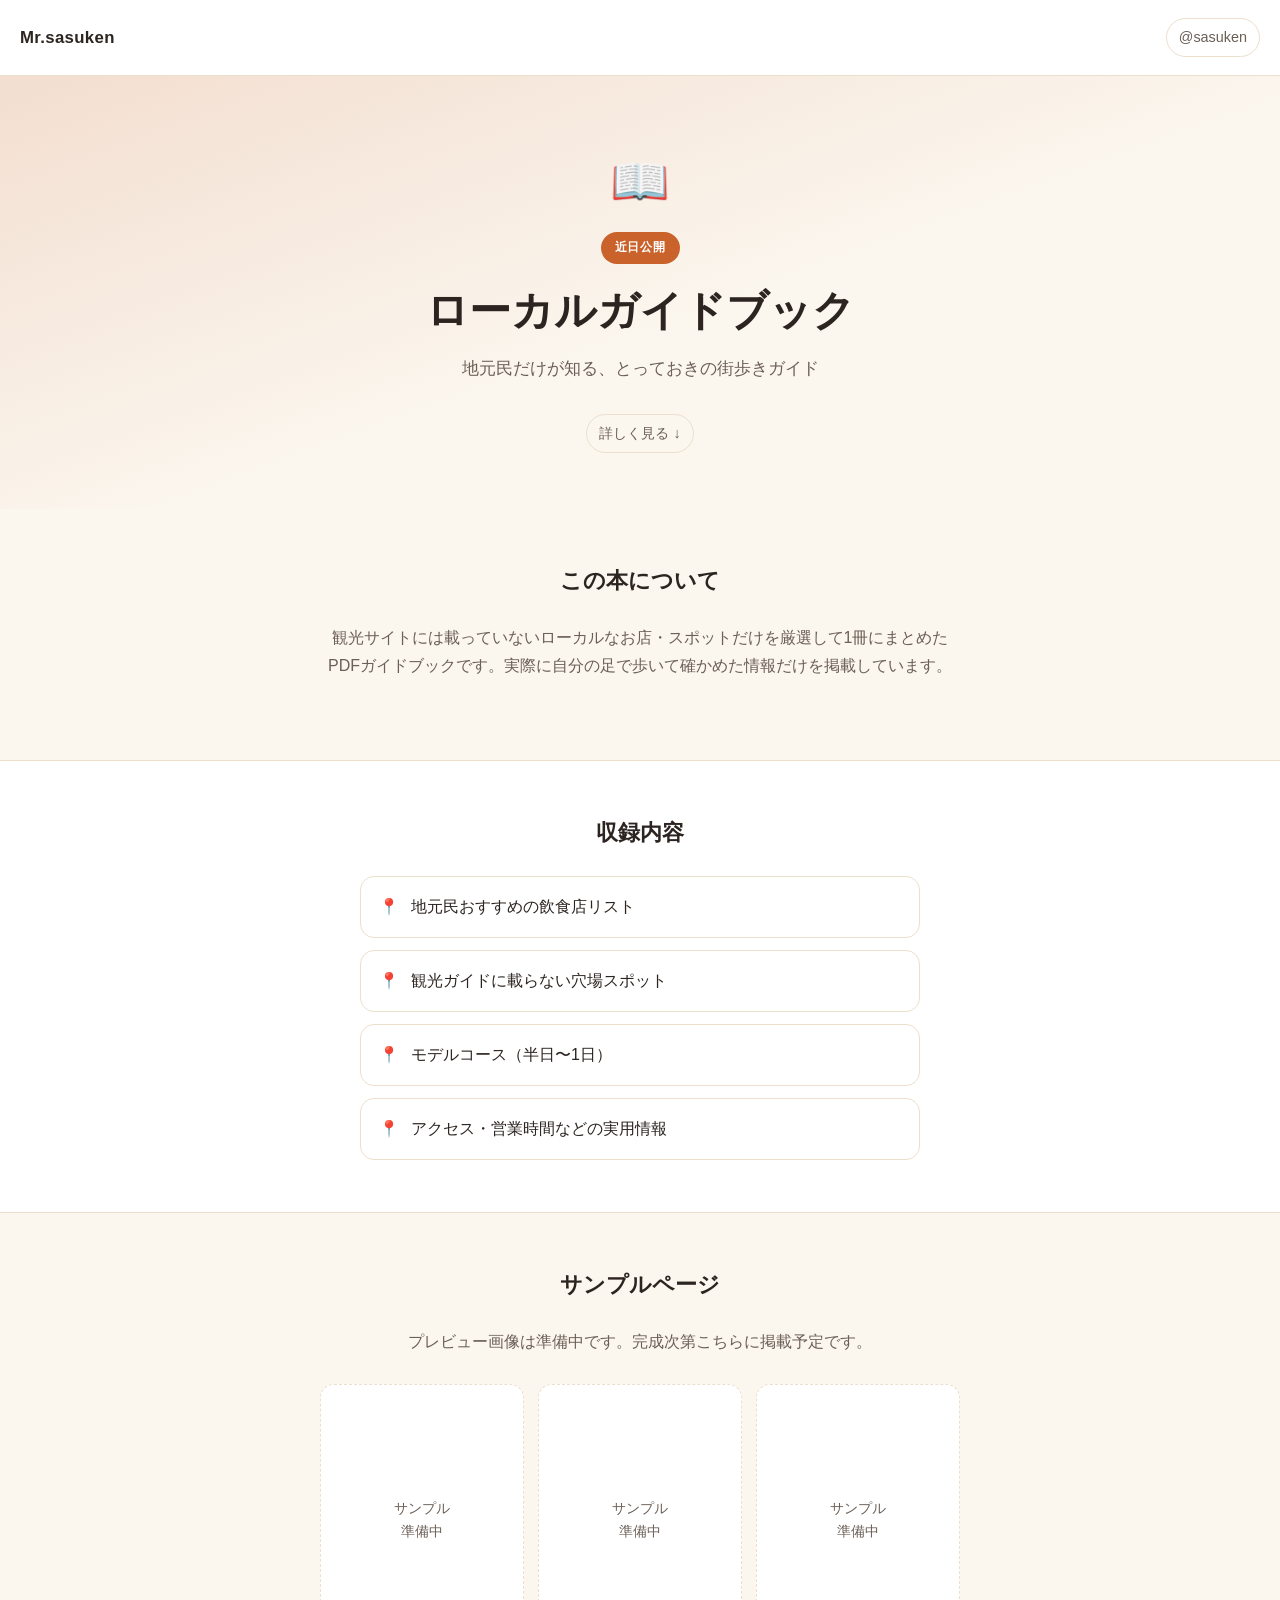
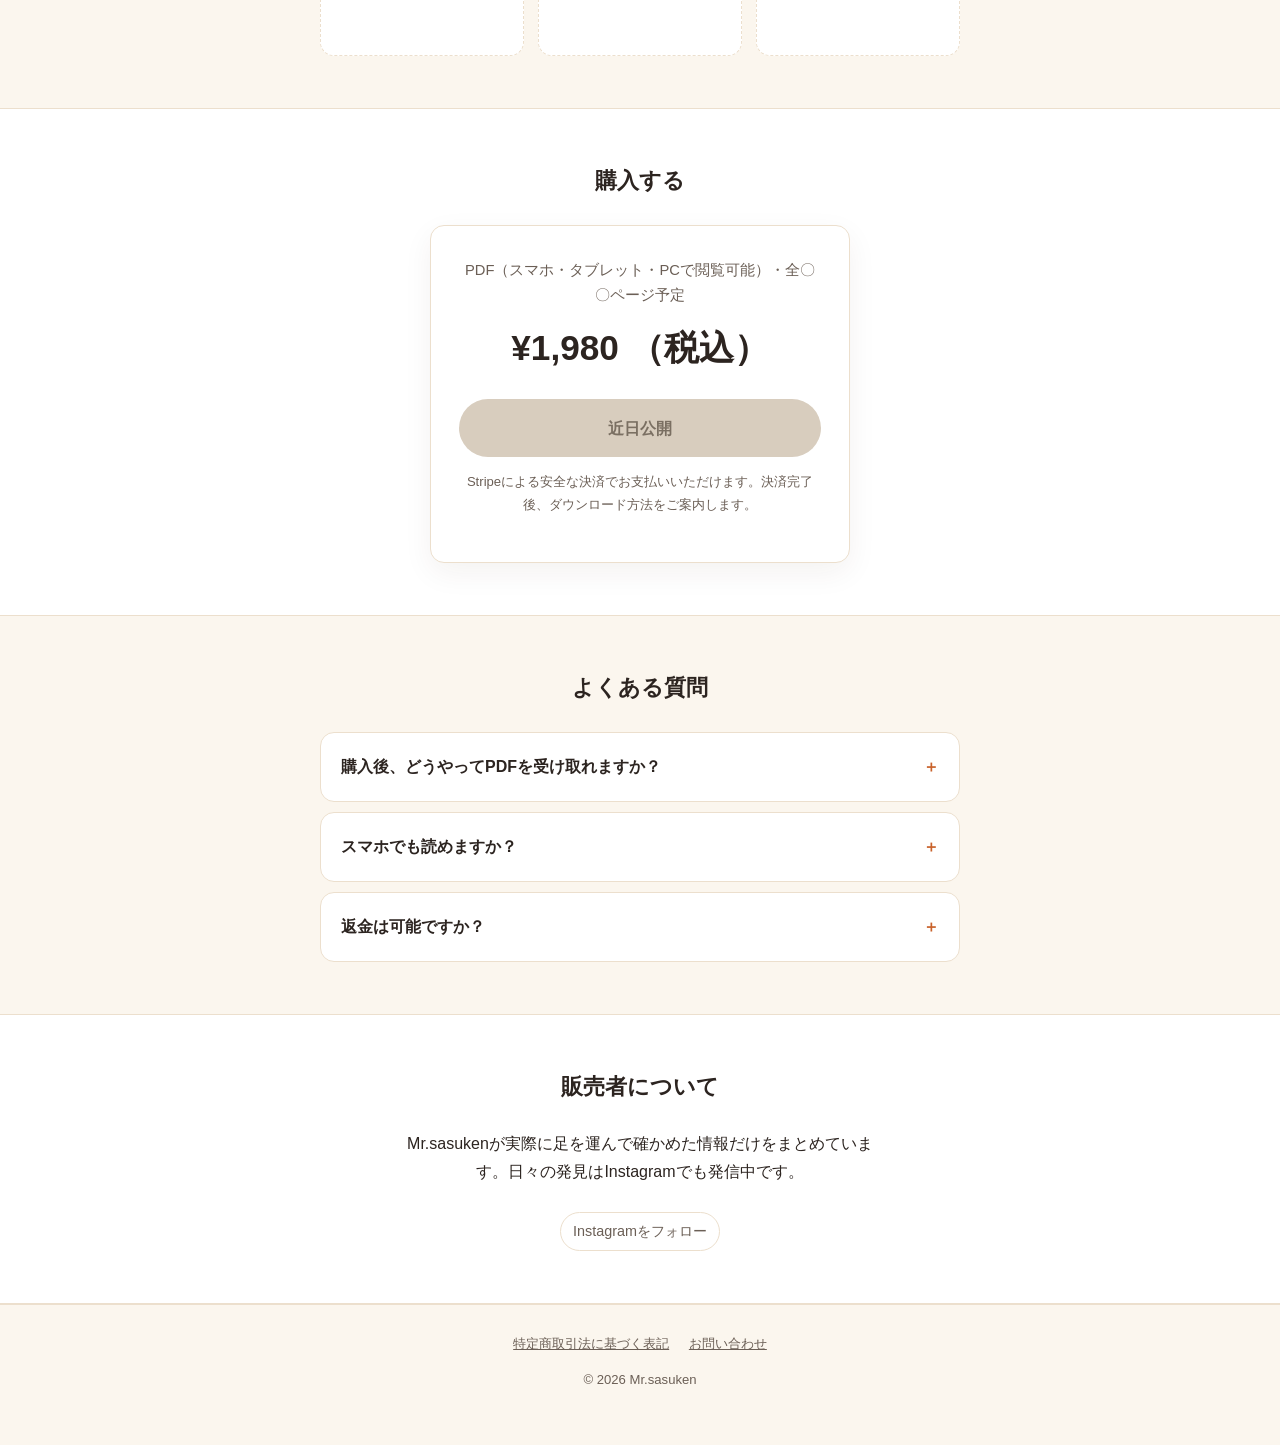
<file: index.html>
<!DOCTYPE html>
<html lang="ja">
<head>
  <meta charset="UTF-8" />
  <meta name="viewport" content="width=device-width, initial-scale=1.0" />
  <title>ローカルガイドブック｜Mr.sasuken</title>
  <meta name="description" content="Mr.sasukenが実際に歩いて確かめた、地元民だけが知るスポットをまとめたPDFガイドブックの販売ページです。" />
  <link rel="stylesheet" href="css/style.css" />
</head>
<body>
  <header class="site-header">
    <a href="#" class="brand" id="brand-name">Mr.sasuken</a>
    <div class="header-links">
      <a href="#" class="icon-link" id="instagram-link" target="_blank" rel="noopener">Instagram</a>
    </div>
  </header>

  <main>
    <section class="hero">
      <div class="hero-icon">📖</div>
      <span class="badge" id="status-badge">PDFガイドブック</span>
      <h1 id="guidebook-title">ローカルガイドブック</h1>
      <p class="subtitle" id="guidebook-subtitle">地元民だけが知る、とっておきの街歩きガイド</p>
      <a href="#buy" class="icon-link">詳しく見る ↓</a>
    </section>

    <section id="about">
      <h2>この本について</h2>
      <p class="lead" id="guidebook-description"></p>
    </section>

    <section class="section-alt" id="contents">
      <h2>収録内容</h2>
      <ul class="contents-list" id="contents-list"></ul>
    </section>

    <section id="preview">
      <h2>サンプルページ</h2>
      <p class="lead">プレビュー画像は準備中です。完成次第こちらに掲載予定です。</p>
      <div class="preview-grid">
        <div class="preview-box">サンプル<br />準備中</div>
        <div class="preview-box">サンプル<br />準備中</div>
        <div class="preview-box">サンプル<br />準備中</div>
      </div>
    </section>

    <section class="section-alt" id="buy">
      <h2>購入する</h2>
      <div class="price-card">
        <div class="format" id="format-note"></div>
        <div class="price" id="price"></div>
        <a href="#" class="buy-button" id="buy-button" target="_blank" rel="noopener">購入する</a>
        <p class="price-note">Stripeによる安全な決済でお支払いいただけます。決済完了後、ダウンロード方法をご案内します。</p>
      </div>
    </section>

    <section id="faq">
      <h2>よくある質問</h2>
      <div class="faq-list" id="faq-list"></div>
    </section>

    <section class="section-alt" id="seller">
      <h2>販売者について</h2>
      <div class="seller-card">
        <p id="seller-desc">Mr.sasukenが実際に足を運んで確かめた情報だけをまとめています。日々の発見はInstagramでも発信中です。</p>
        <a href="#" class="icon-link" id="instagram-link-2" target="_blank" rel="noopener">Instagramをフォロー</a>
      </div>
    </section>
  </main>

  <footer>
    <div>
      <a href="legal.html">特定商取引法に基づく表記</a>
      <a href="#" id="contact-link">お問い合わせ</a>
    </div>
    <p id="copyright"></p>
  </footer>

  <script src="js/config.js"></script>
  <script src="js/main.js"></script>
</body>
</html>
</file>
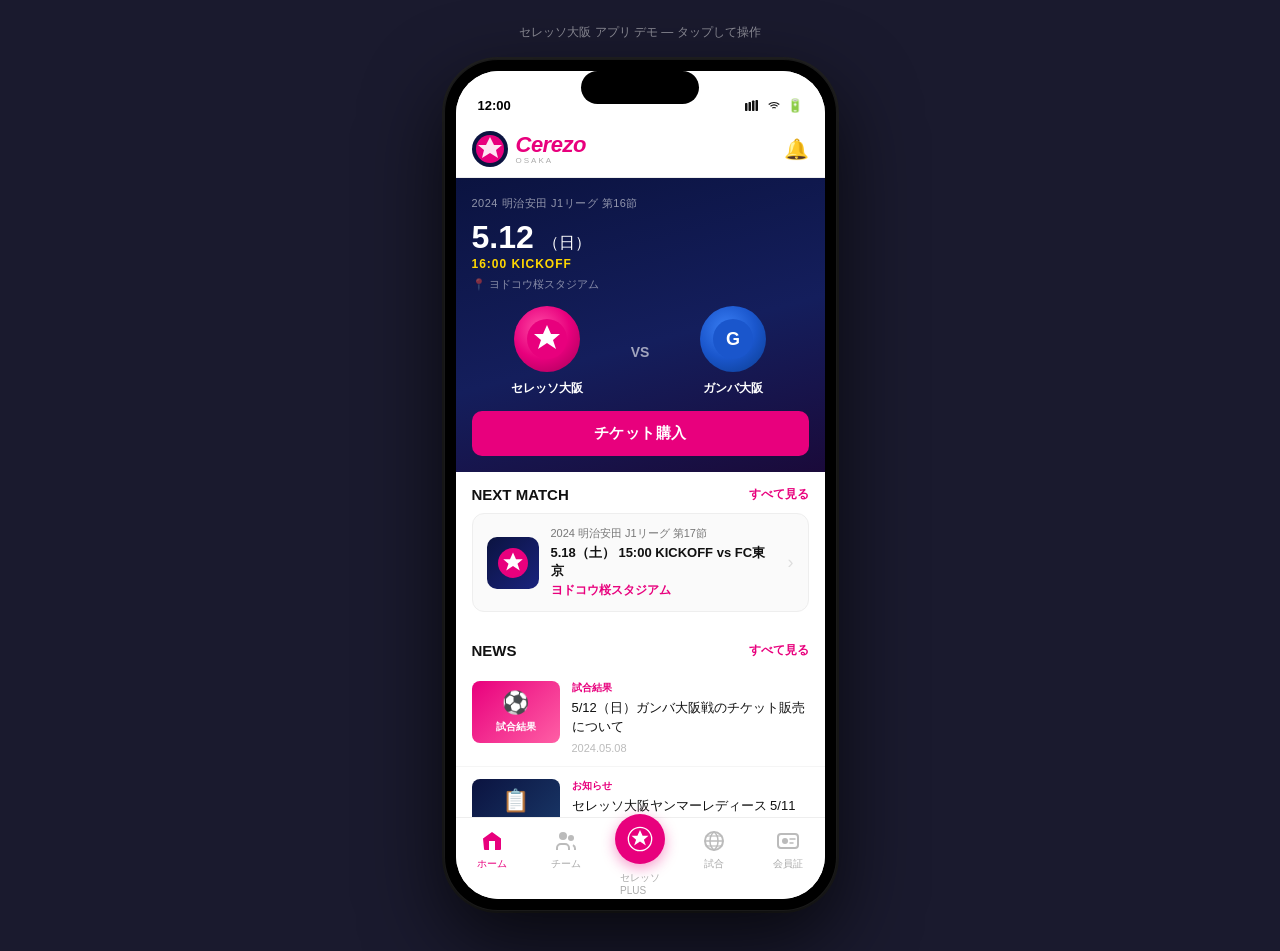
<file: cerezo-demo.html>
<!DOCTYPE html>
<html lang="ja">
<head>
<meta charset="UTF-8">
<meta name="viewport" content="width=device-width,initial-scale=1.0,viewport-fit=cover">
<title>セレッソ大阪</title>
<style>
*{margin:0;padding:0;box-sizing:border-box;-webkit-tap-highlight-color:transparent;touch-action:manipulation;}
:root{--pink:#E8007D;--navy:#0B1340;--bg:#F5F5F7;--border:#EEEEEE;--txt:#111;--sub:#777;--lite:#BBB;}
body{background:#1a1a2e;min-height:100vh;display:flex;flex-direction:column;align-items:center;justify-content:center;
  font-family:-apple-system,'Hiragino Kaku Gothic ProN','Noto Sans JP',sans-serif;padding:24px 0 40px;}
.demo-note{color:rgba(255,255,255,.5);font-size:12px;margin-bottom:18px;text-align:center;}

/* ── Phone Frame ── */
.phone{width:393px;height:852px;background:#000;border-radius:54px;padding:12px;
  box-shadow:0 30px 80px rgba(0,0,0,.7),inset 0 0 0 1px rgba(255,255,255,.1),0 0 0 2px #222;
  position:relative;flex-shrink:0;}
.phone-screen{width:100%;height:100%;background:#fff;border-radius:43px;overflow:hidden;
  position:relative;display:flex;flex-direction:column;}
.di{position:absolute;top:12px;left:50%;transform:translateX(-50%);
  width:118px;height:33px;background:#000;border-radius:18px;z-index:200;}

/* Status bar */
.sb{height:50px;background:#fff;display:flex;align-items:flex-end;justify-content:space-between;
  padding:0 22px 8px;font-size:13px;font-weight:700;flex-shrink:0;z-index:100;}
.sb-r{display:flex;align-items:center;gap:5px;}

/* App shell */
.app{height:calc(100% - 50px);display:flex;flex-direction:column;overflow:hidden;}

/* Screens */
.screen{display:none;flex:1;flex-direction:column;overflow:hidden;}
.screen.on{display:flex;}
.body{flex:1;overflow-y:auto;-webkit-overflow-scrolling:touch;}
.body::-webkit-scrollbar{display:none;}

/* ── HEADER ── */
.hdr{background:#fff;padding:10px 16px;display:flex;align-items:center;justify-content:space-between;
  border-bottom:1px solid var(--border);flex-shrink:0;}
.hdr-logo{display:flex;align-items:center;gap:8px;}
.logo-badge{width:36px;height:36px;flex-shrink:0;}
.logo-name{font-size:22px;font-style:italic;font-weight:900;color:var(--pink);letter-spacing:-.5px;line-height:1;}
.logo-sub{font-size:8px;color:#aaa;letter-spacing:2px;text-transform:uppercase;}
.hdr-ic{font-size:20px;color:#444;cursor:pointer;}
.hdr-ics{display:flex;gap:14px;}

/* Back header */
.bhdr{background:#fff;display:flex;align-items:center;gap:10px;padding:12px 16px;
  border-bottom:1px solid var(--border);flex-shrink:0;}
.back{color:var(--pink);font-size:24px;cursor:pointer;line-height:1;font-weight:300;}
.bhdr-title{font-size:17px;font-weight:700;color:var(--txt);flex:1;}
.bhdr-r{display:flex;gap:14px;align-items:center;}
.bhdr-ic{color:#555;font-size:18px;cursor:pointer;}

/* ── BOTTOM NAV ── */
.bnav{height:82px;background:#fff;border-top:1px solid var(--border);
  display:flex;align-items:flex-start;justify-content:space-around;padding-top:10px;flex-shrink:0;}
.nb{display:flex;flex-direction:column;align-items:center;gap:3px;cursor:pointer;flex:1;padding:0 2px;}
.nb-ic{width:26px;height:26px;display:flex;align-items:center;justify-content:center;}
.nb-lbl{font-size:10px;color:#aaa;}
.nb.on .nb-lbl{color:var(--pink);}
/* Center button */
.nb-ctr{margin-top:-14px;}
.nb-ctr-ring{width:50px;height:50px;border-radius:50%;background:var(--pink);
  display:flex;align-items:center;justify-content:center;
  box-shadow:0 4px 14px rgba(232,0,125,.4);}

/* Section header */
.shdr{display:flex;justify-content:space-between;align-items:center;padding:14px 16px 10px;}
.stitle{font-size:15px;font-weight:800;color:var(--txt);}
.smore{font-size:12px;color:var(--pink);cursor:pointer;font-weight:600;}

/* Spacer */
.sp{height:24px;}

/* ═══════════════════════════
   HOME
═══════════════════════════ */
.match-hero{background:linear-gradient(165deg,#0B1340 0%,#141e5c 55%,#1a0a3a 100%);padding:18px 16px 16px;color:#fff;}
.mh-comp{font-size:11px;color:rgba(255,255,255,.55);letter-spacing:.5px;margin-bottom:10px;}
.mh-date{font-size:32px;font-weight:900;line-height:1;}
.mh-date em{font-size:16px;font-weight:500;font-style:normal;}
.mh-ko{font-size:12px;font-weight:700;color:#FFD700;letter-spacing:1px;margin:4px 0 6px;}
.mh-venue{font-size:11px;color:rgba(255,255,255,.5);margin-bottom:14px;}
.mh-teams{display:flex;align-items:center;justify-content:space-between;margin-bottom:14px;}
.mh-team{display:flex;flex-direction:column;align-items:center;gap:8px;flex:1;}
.mh-emb{width:66px;height:66px;border-radius:50%;overflow:hidden;display:flex;align-items:center;justify-content:center;font-size:9px;font-weight:800;color:#fff;text-align:center;line-height:1.3;flex-shrink:0;}
.emb-c{background:radial-gradient(circle at 40% 35%,#ff4da6,#E8007D 50%,#a00055);}
.emb-g{background:radial-gradient(circle at 40% 35%,#3a7ff5,#1a56cc 50%,#0a3a8a);}
.mh-tname{font-size:12px;font-weight:700;text-align:center;}
.mh-vs{font-size:14px;font-weight:900;color:rgba(255,255,255,.6);padding:0 8px;flex-shrink:0;}
.ticket-btn{background:var(--pink);color:#fff;border:none;width:100%;padding:13px;
  border-radius:10px;font-size:15px;font-weight:800;cursor:pointer;letter-spacing:.5px;}

.next-card{margin:0 16px 16px;border:1px solid var(--border);border-radius:12px;
  padding:12px 14px;display:flex;align-items:center;gap:12px;cursor:pointer;background:#fafafa;}
.next-thumb{width:52px;height:52px;border-radius:10px;overflow:hidden;flex-shrink:0;}
.next-thumb-inner{width:100%;height:100%;display:flex;align-items:center;justify-content:center;}
.next-info{flex:1;}
.next-comp{font-size:11px;color:var(--sub);margin-bottom:3px;}
.next-teams{font-size:13px;font-weight:700;color:var(--txt);margin-bottom:2px;}
.next-date{font-size:12px;color:var(--pink);font-weight:600;}
.next-arr{color:#ddd;font-size:18px;}

.news-item{display:flex;padding:12px 16px;gap:12px;border-bottom:1px solid #f5f5f5;cursor:pointer;align-items:flex-start;}
.news-thumb{width:88px;height:62px;border-radius:8px;flex-shrink:0;overflow:hidden;}
.news-thumb-inner{width:100%;height:100%;display:flex;flex-direction:column;align-items:center;justify-content:center;gap:4px;font-size:22px;}
.news-info{flex:1;}
.news-cat{font-size:10px;color:var(--pink);font-weight:700;margin-bottom:4px;letter-spacing:.3px;}
.news-ttl{font-size:13px;font-weight:500;color:var(--txt);line-height:1.45;}
.news-date{font-size:11px;color:var(--lite);margin-top:5px;}

/* ═══════════════════════════
   CEREZO PLUS TOP
═══════════════════════════ */
.plus-hdr{background:#fff;padding:12px 16px;display:flex;align-items:center;justify-content:space-between;
  border-bottom:1px solid var(--border);flex-shrink:0;}
.plus-title{font-size:19px;font-weight:900;color:var(--pink);}
.tab-row{display:flex;border-bottom:2px solid var(--border);background:#fff;flex-shrink:0;overflow-x:auto;}
.tab-row::-webkit-scrollbar{display:none;}
.tab-item{flex-shrink:0;padding:11px 16px;font-size:13px;font-weight:700;color:var(--sub);cursor:pointer;
  position:relative;white-space:nowrap;}
.tab-item.on{color:var(--pink);}
.tab-item.on::after{content:'';position:absolute;bottom:-2px;left:0;right:0;height:2px;background:var(--pink);}

/* Hero banner */
.hero{position:relative;height:192px;overflow:hidden;cursor:pointer;}
.hero-img{width:100%;height:100%;object-fit:cover;display:flex;align-items:flex-end;}
.hero-grad{position:absolute;inset:0;background:linear-gradient(to bottom,rgba(0,0,0,.1) 0%,rgba(0,0,0,.75) 100%);}
.hero-bg{position:absolute;inset:0;}
.hero-body{position:absolute;bottom:0;left:0;right:0;padding:16px;}
.hero-label{font-size:11px;color:rgba(255,255,255,.7);margin-bottom:4px;font-weight:600;letter-spacing:.5px;}
.hero-ttl{font-size:22px;font-weight:900;color:#fff;line-height:1.2;margin-bottom:6px;}
.hero-sub{font-size:12px;color:rgba(255,255,255,.8);margin-bottom:10px;}
.hero-btn{display:inline-flex;align-items:center;gap:6px;background:var(--pink);color:#fff;
  font-size:13px;font-weight:700;padding:8px 16px;border-radius:20px;cursor:pointer;}
.hero-new{position:absolute;top:12px;right:12px;background:#FF3B30;color:#fff;font-size:10px;font-weight:700;
  padding:3px 9px;border-radius:12px;}

/* Content list (セレッソPLUS) */
.clist-item{display:flex;padding:13px 16px;gap:14px;align-items:center;border-bottom:1px solid #f5f5f5;cursor:pointer;}
.clist-thumb{width:64px;height:64px;border-radius:10px;flex-shrink:0;overflow:hidden;position:relative;display:flex;align-items:center;justify-content:center;}
.clist-inner{width:100%;height:100%;display:flex;flex-direction:column;align-items:center;justify-content:center;gap:2px;}
.clist-lbl{font-size:8px;font-weight:900;color:#fff;text-align:center;line-height:1.2;text-transform:uppercase;letter-spacing:.3px;}
.clist-info{flex:1;}
.clist-name{font-size:14px;font-weight:700;color:var(--txt);margin-bottom:3px;display:flex;align-items:center;gap:7px;}
.new-tag{background:#FF3B30;color:#fff;font-size:9px;font-weight:700;padding:2px 6px;border-radius:8px;}
.clist-desc{font-size:12px;color:var(--sub);line-height:1.45;}
.clist-arr{color:#ddd;font-size:18px;flex-shrink:0;}

/* ═══════════════════════════
   限定動画 LIST
═══════════════════════════ */
.prog-item{display:flex;padding:14px 16px;gap:14px;align-items:center;border-bottom:1px solid var(--border);cursor:pointer;}
.prog-thumb{width:90px;height:62px;border-radius:8px;flex-shrink:0;overflow:hidden;position:relative;}
.prog-thumb-inner{width:100%;height:100%;display:flex;flex-direction:column;align-items:center;justify-content:center;gap:4px;}
.prog-name-overlay{font-size:9px;font-weight:900;color:#fff;text-align:center;line-height:1.2;text-transform:uppercase;letter-spacing:.5px;padding:0 4px;}
.prog-info{flex:1;}
.prog-name{font-size:14px;font-weight:700;color:var(--txt);margin-bottom:4px;}
.prog-desc{font-size:12px;color:var(--sub);line-height:1.4;}
.prog-arr{color:#ddd;font-size:18px;flex-shrink:0;}

/* ═══════════════════════════
   EPISODE LIST
═══════════════════════════ */
.ph{height:160px;position:relative;overflow:hidden;flex-shrink:0;display:flex;flex-direction:column;justify-content:flex-end;}
.ph-bg{position:absolute;inset:0;}
.ph-overlay{position:absolute;inset:0;background:linear-gradient(to bottom,rgba(0,0,0,.1),rgba(0,0,0,.7));}
.ph-body{position:relative;z-index:1;padding:16px;}
.ph-title{font-size:24px;font-weight:900;color:#fff;font-style:italic;text-transform:uppercase;margin-bottom:4px;}
.ph-sub{font-size:13px;color:rgba(255,255,255,.8);}

.fav-btn{margin:12px 16px;border:1.5px solid var(--border);border-radius:8px;
  padding:10px 16px;display:flex;align-items:center;justify-content:center;gap:8px;cursor:pointer;
  font-size:14px;font-weight:600;color:var(--txt);}
.fav-ic{color:var(--pink);font-size:16px;}

.ep-tabs{display:flex;border-bottom:2px solid var(--border);background:#fff;flex-shrink:0;}
.ep-tab{flex:1;padding:12px;text-align:center;font-size:13px;font-weight:700;color:var(--sub);cursor:pointer;position:relative;}
.ep-tab.on{color:var(--pink);}
.ep-tab.on::after{content:'';position:absolute;bottom:-2px;left:0;right:0;height:2px;background:var(--pink);}

.ep-section-title{padding:14px 16px 8px;font-size:13px;font-weight:700;color:var(--txt);}

.ep-item{display:flex;padding:12px 16px;gap:12px;border-bottom:1px solid #f5f5f5;cursor:pointer;align-items:center;}
.ep-thumb{width:112px;height:70px;border-radius:8px;flex-shrink:0;overflow:hidden;position:relative;}
.ep-thumb-inner{width:100%;height:100%;display:flex;align-items:center;justify-content:center;}
.ep-info{flex:1;}
.ep-title{font-size:13px;font-weight:600;color:var(--txt);line-height:1.45;margin-bottom:4px;}
.ep-date{font-size:11px;color:var(--lite);}
.ep-dl{color:var(--lite);font-size:18px;cursor:pointer;flex-shrink:0;padding:8px;}

/* Action bar */
.act-bar{display:flex;border-bottom:1px solid var(--border);padding:8px 0;}
.act-btn{flex:1;display:flex;flex-direction:column;align-items:center;gap:4px;cursor:pointer;padding:8px 0;}
.act-ic{font-size:22px;color:var(--sub);}
.act-lbl{font-size:11px;color:var(--sub);font-weight:600;}

/* Related content (horizontal) */
.rel-card{width:160px;flex-shrink:0;cursor:pointer;}
.rel-thumb{width:160px;height:100px;border-radius:8px;overflow:hidden;margin-bottom:8px;position:relative;}
.rel-thumb-inner{width:100%;height:100%;display:flex;align-items:flex-end;}
.rel-thumb-bg{position:absolute;inset:0;}
.rel-label{position:absolute;bottom:6px;left:8px;font-size:9px;font-weight:800;color:var(--pink);background:#fff;padding:2px 6px;border-radius:4px;}
.rel-title{font-size:12px;font-weight:600;color:var(--txt);line-height:1.4;padding:0 2px;}
.rel-meta{font-size:11px;color:var(--lite);margin-top:3px;padding:0 2px;}

/* ═══════════════════════════
   VIDEO PLAYER
═══════════════════════════ */
.vplayer{background:#000;position:relative;overflow:hidden;flex-shrink:0;cursor:pointer;}
.vp-bg{position:absolute;inset:0;}
.vp-controls-wrap{position:absolute;inset:0;display:flex;flex-direction:column;align-items:center;justify-content:center;gap:0;}
.vp-transport{display:flex;align-items:center;gap:20px;}
.vp-skip-btn{color:rgba(255,255,255,.8);font-size:26px;cursor:pointer;}
.vp-play-btn{width:56px;height:56px;border-radius:50%;background:rgba(255,255,255,.18);
  border:2px solid rgba(255,255,255,.5);display:flex;align-items:center;justify-content:center;
  color:#fff;font-size:22px;cursor:pointer;}
.vp-prog-wrap{position:absolute;bottom:0;left:0;right:0;padding:0 14px 14px;}
.vp-bar{height:3px;background:rgba(255,255,255,.25);border-radius:2px;margin-bottom:6px;cursor:pointer;position:relative;}
.vp-fill{height:100%;background:var(--pink);border-radius:2px;width:33%;}
.vp-fill::after{content:'';position:absolute;right:-5px;top:-4px;width:10px;height:10px;border-radius:50%;background:var(--pink);}
.vp-times{display:flex;justify-content:space-between;color:rgba(255,255,255,.7);font-size:11px;}

.vid-info{padding:14px 16px;border-bottom:1px solid var(--border);}
.vid-title{font-size:16px;font-weight:800;color:var(--txt);line-height:1.4;margin-bottom:5px;}
.vid-meta{font-size:12px;color:var(--lite);}

/* ═══════════════════════════
   試合 SCREEN
═══════════════════════════ */
.match-item{padding:14px 16px;border-bottom:1px solid var(--border);cursor:pointer;}
.match-comp{font-size:11px;color:var(--sub);margin-bottom:8px;font-weight:600;}
.match-row{display:flex;align-items:center;justify-content:space-between;}
.match-team-row{display:flex;flex-direction:column;align-items:center;gap:6px;flex:1;}
.match-emb-sm{width:40px;height:40px;border-radius:50%;overflow:hidden;display:flex;align-items:center;justify-content:center;font-size:8px;font-weight:800;color:#fff;text-align:center;line-height:1.2;}
.match-tname-sm{font-size:11px;font-weight:700;text-align:center;}
.match-score{display:flex;flex-direction:column;align-items:center;gap:2px;padding:0 10px;}
.match-score-num{font-size:28px;font-weight:900;color:var(--txt);}
.match-score-date{font-size:11px;color:var(--sub);}
.result-w{color:#2e7d32;font-size:11px;font-weight:700;text-align:center;}
.result-l{color:#c62828;font-size:11px;font-weight:700;text-align:center;}
.result-d{color:#777;font-size:11px;font-weight:700;text-align:center;}
.upcoming-date{font-size:14px;font-weight:900;color:var(--pink);text-align:center;}
.upcoming-time{font-size:11px;color:var(--sub);text-align:center;margin-top:2px;}

/* ═══════════════════════════
   会員証
═══════════════════════════ */
.member-card{margin:20px 16px;border-radius:16px;overflow:hidden;
  background:linear-gradient(135deg,var(--pink) 0%,#a00055 100%);
  box-shadow:0 8px 24px rgba(232,0,125,.35);}
.mc-top{padding:20px;color:#fff;}
.mc-logo{font-size:22px;font-style:italic;font-weight:900;letter-spacing:-.5px;margin-bottom:4px;}
.mc-type{font-size:12px;color:rgba(255,255,255,.7);font-weight:600;letter-spacing:1px;text-transform:uppercase;}
.mc-body{padding:20px;border-top:1px solid rgba(255,255,255,.2);}
.mc-name{font-size:22px;font-weight:900;color:#fff;margin-bottom:4px;}
.mc-id{font-size:12px;color:rgba(255,255,255,.7);margin-bottom:16px;}
.mc-fields{display:flex;gap:20px;}
.mc-field label{font-size:10px;color:rgba(255,255,255,.6);display:block;margin-bottom:2px;text-transform:uppercase;letter-spacing:.5px;}
.mc-field span{font-size:14px;font-weight:700;color:#fff;}
.mc-qr{margin:16px;background:#fff;border-radius:12px;padding:20px;display:flex;flex-direction:column;align-items:center;gap:8px;}
.qr-placeholder{width:100px;height:100px;display:grid;grid-template-columns:repeat(7,1fr);gap:2px;}
.qr-cell{background:#111;border-radius:1px;}
.qr-cell.w{background:#fff;}
.mc-qr-label{font-size:11px;color:var(--sub);}

/* ── Toast ── */
.toast{position:absolute;bottom:92px;left:50%;transform:translateX(-50%);
  background:rgba(0,0,0,.8);color:#fff;font-size:13px;padding:10px 18px;border-radius:20px;
  white-space:nowrap;opacity:0;transition:opacity .25s;z-index:999;pointer-events:none;}
.toast.show{opacity:1;}

/* ══════════════════
   MOBILE RESPONSIVE
══════════════════ */
@media(max-width:540px){
  body{padding:0;background:#fff;justify-content:flex-start;align-items:stretch;min-height:100dvh;}
  .demo-note{display:none;}
  .phone{width:100%;height:100dvh;border-radius:0;padding:0;box-shadow:none;background:#fff;}
  .phone-screen{border-radius:0;}
  .di{display:none;}
  .sb{display:none;}
  .app{height:100dvh;padding-top:env(safe-area-inset-top,0px);}
  .bnav{padding-bottom:max(12px,env(safe-area-inset-bottom,12px));height:auto;}
  .vplayer{height:56vw!important;}
}

/* ── Thumb color presets ── */
.t-ic{background:linear-gradient(135deg,#0a0820,#2d0a40,#3d0a18);}
.t-cl{background:linear-gradient(135deg,#051528,#0a2850,#0f3a6a);}
.t-pc{background:linear-gradient(135deg,#180505,#400a0a,#5a0f0f);}
.t-tp{background:linear-gradient(135deg,#150510,#3a0a2a,#520f3a);}
.t-mt{background:linear-gradient(135deg,#05180a,#0a3a14,#0f5018);}
.t-ac{background:linear-gradient(135deg,#080520,#150a40,#1a0f5a);}
.t-cx{background:linear-gradient(135deg,#180f05,#3a2008,#5a3010);}
</style>
</head>
<body ontouchstart="">
<div class="demo-note">セレッソ大阪 アプリ デモ — タップして操作</div>

<div class="phone">
<div class="di"></div>
<div class="phone-screen">

<!-- Status bar -->
<div class="sb">
  <span>12:00</span>
  <div class="sb-r">
    <svg width="16" height="11" viewBox="0 0 16 11" fill="#111"><rect x="0" y="3" width="2.5" height="8" rx=".7"/><rect x="3.5" y="2" width="2.5" height="9" rx=".7"/><rect x="7" y=".5" width="2.5" height="10.5" rx=".7"/><rect x="10.5" y="0" width="2.5" height="11" rx=".7"/></svg>
    <svg width="16" height="12" viewBox="0 0 24 24" fill="none" stroke="#111" stroke-width="2.2"><path d="M5 12.55a11 11 0 0114.08 0M1.42 9a16 16 0 0121.16 0M8.53 16.11a6 6 0 016.95 0M12 20h.01"/></svg>
    <span>🔋</span>
  </div>
</div>

<div class="app">

<!-- ═══ HOME ═══ -->
<div id="s-home" class="screen on">
  <div class="hdr">
    <div class="hdr-logo">
      <svg class="logo-badge" viewBox="0 0 36 36" fill="none">
        <circle cx="18" cy="18" r="18" fill="#0B1340"/>
        <circle cx="18" cy="18" r="14" fill="#E8007D"/>
        <path d="M18 6 L22 14 L30 14 L24 19 L26 27 L18 22 L10 27 L12 19 L6 14 L14 14Z" fill="#fff" opacity=".9"/>
      </svg>
      <div>
        <div class="logo-name">Cerezo</div>
        <div class="logo-sub">Osaka</div>
      </div>
    </div>
    <div class="hdr-ics">
      <span class="hdr-ic" onclick="toast('通知')">🔔</span>
    </div>
  </div>

  <div class="body">
    <div class="match-hero">
      <div class="mh-comp">2024 明治安田 J1リーグ 第16節</div>
      <div class="mh-date">5.12 <em>（日）</em></div>
      <div class="mh-ko">16:00 KICKOFF</div>
      <div class="mh-venue">📍 ヨドコウ桜スタジアム</div>
      <div class="mh-teams">
        <div class="mh-team">
          <div class="mh-emb emb-c">
            <svg width="40" height="40" viewBox="0 0 40 40"><circle cx="20" cy="20" r="20" fill="#E8007D"/><path d="M20 6 L24 15 L33 15 L26 21 L29 30 L20 24 L11 30 L14 21 L7 15 L16 15Z" fill="#fff"/></svg>
          </div>
          <div class="mh-tname">セレッソ大阪</div>
        </div>
        <div class="mh-vs">VS</div>
        <div class="mh-team">
          <div class="mh-emb emb-g">
            <svg width="40" height="40" viewBox="0 0 40 40"><circle cx="20" cy="20" r="20" fill="#1a56cc"/><text x="20" y="26" text-anchor="middle" fill="#fff" font-size="18" font-weight="900" font-family="Arial">G</text></svg>
          </div>
          <div class="mh-tname">ガンバ大阪</div>
        </div>
      </div>
      <button class="ticket-btn" onclick="toast('チケット購入サイトへ')">チケット購入</button>
    </div>

    <div class="shdr"><div class="stitle">NEXT MATCH</div><div class="smore" onclick="navTo('matches')">すべて見る</div></div>
    <div class="next-card" onclick="navTo('matches')">
      <div class="next-thumb">
        <div class="next-thumb-inner" style="background:linear-gradient(135deg,#0B1340,#1a237e);">
          <svg width="30" height="30" viewBox="0 0 40 40"><circle cx="20" cy="20" r="20" fill="#E8007D"/><path d="M20 6 L24 15 L33 15 L26 21 L29 30 L20 24 L11 30 L14 21 L7 15 L16 15Z" fill="#fff"/></svg>
        </div>
      </div>
      <div class="next-info">
        <div class="next-comp">2024 明治安田 J1リーグ 第17節</div>
        <div class="next-teams">5.18（土） 15:00 KICKOFF vs FC東京</div>
        <div class="next-date">ヨドコウ桜スタジアム</div>
      </div>
      <div class="next-arr">›</div>
    </div>

    <div class="shdr"><div class="stitle">NEWS</div><div class="smore" onclick="tab('news')">すべて見る</div></div>

    <div class="news-item" onclick="toast('記事を開く')">
      <div class="news-thumb"><div class="news-thumb-inner" style="background:linear-gradient(135deg,#E8007D,#ff5fa5);">⚽<span style="font-size:10px;color:#fff;font-weight:700;">試合結果</span></div></div>
      <div class="news-info">
        <div class="news-cat">試合結果</div>
        <div class="news-ttl">5/12（日）ガンバ大阪戦のチケット販売について</div>
        <div class="news-date">2024.05.08</div>
      </div>
    </div>
    <div class="news-item" onclick="toast('記事を開く')">
      <div class="news-thumb"><div class="news-thumb-inner" style="background:linear-gradient(135deg,#0B1340,#1a3a6a);">📋<span style="font-size:10px;color:#fff;font-weight:700;">お知らせ</span></div></div>
      <div class="news-info">
        <div class="news-cat">お知らせ</div>
        <div class="news-ttl">セレッソ大阪ヤンマーレディース 5/11（土）試合情報</div>
        <div class="news-date">2024.05.07</div>
      </div>
    </div>
    <div class="news-item" onclick="toast('記事を開く')">
      <div class="news-thumb"><div class="news-thumb-inner" style="background:linear-gradient(135deg,#f57c00,#ffb74d);">🎤<span style="font-size:10px;color:#fff;font-weight:700;">選手情報</span></div></div>
      <div class="news-info">
        <div class="news-cat">選手インタビュー</div>
        <div class="news-ttl">レオ セアラ「チームの連携がうまくいっている」</div>
        <div class="news-date">2024.05.06</div>
      </div>
    </div>
    <div class="sp"></div>
  </div>
</div>

<!-- ═══ TEAM ═══ -->
<div id="s-team" class="screen">
  <div class="hdr">
    <div class="hdr-logo"><div style="font-size:17px;font-weight:800;color:var(--txt);">チーム</div></div>
    <span class="hdr-ic" onclick="toast('検索')">🔍</span>
  </div>
  <div class="body">
    <div style="background:linear-gradient(135deg,#0B1340,#1a237e);padding:16px;color:#fff;display:flex;justify-content:space-between;align-items:center;">
      <div>
        <div style="font-size:11px;color:rgba(255,255,255,.6);margin-bottom:4px;">2024 J1リーグ 現在順位</div>
        <div style="font-size:40px;font-weight:900;line-height:1;">3<span style="font-size:20px;font-weight:500;">位</span></div>
      </div>
      <div style="display:flex;gap:16px;">
        <div style="text-align:center;"><div style="font-size:20px;font-weight:900;">7</div><div style="font-size:10px;color:rgba(255,255,255,.6);">勝</div></div>
        <div style="text-align:center;"><div style="font-size:20px;font-weight:900;">3</div><div style="font-size:10px;color:rgba(255,255,255,.6);">分</div></div>
        <div style="text-align:center;"><div style="font-size:20px;font-weight:900;">2</div><div style="font-size:10px;color:rgba(255,255,255,.6);">敗</div></div>
      </div>
    </div>
    <div class="shdr"><div class="stitle">選手一覧</div></div>
    <div style="display:grid;grid-template-columns:1fr 1fr;gap:1px;background:#eee;">
      <div style="background:#fff;padding:14px 10px;display:flex;flex-direction:column;align-items:center;gap:6px;cursor:pointer;" onclick="toast('キム ジンヒョン')">
        <div style="font-size:22px;font-weight:900;color:var(--pink);">1</div>
        <div style="width:60px;height:60px;border-radius:50%;background:linear-gradient(135deg,#f0f0f0,#e0e0e0);display:flex;align-items:center;justify-content:center;font-size:24px;">🧤</div>
        <div style="font-size:12px;font-weight:700;text-align:center;">キム ジンヒョン</div>
        <div style="font-size:10px;font-weight:700;background:#fff3cd;color:#856404;padding:2px 8px;border-radius:8px;">GK</div>
      </div>
      <div style="background:#fff;padding:14px 10px;display:flex;flex-direction:column;align-items:center;gap:6px;cursor:pointer;" onclick="toast('レオ セアラ')">
        <div style="font-size:22px;font-weight:900;color:var(--pink);">9</div>
        <div style="width:60px;height:60px;border-radius:50%;background:linear-gradient(135deg,#f0f0f0,#e0e0e0);display:flex;align-items:center;justify-content:center;font-size:24px;">⚽</div>
        <div style="font-size:12px;font-weight:700;text-align:center;">レオ セアラ</div>
        <div style="font-size:10px;font-weight:700;background:#f8d7da;color:#842029;padding:2px 8px;border-radius:8px;">FW</div>
      </div>
      <div style="background:#fff;padding:14px 10px;display:flex;flex-direction:column;align-items:center;gap:6px;cursor:pointer;" onclick="toast('カピシャーバ')">
        <div style="font-size:22px;font-weight:900;color:var(--pink);">10</div>
        <div style="width:60px;height:60px;border-radius:50%;background:linear-gradient(135deg,#f0f0f0,#e0e0e0);display:flex;align-items:center;justify-content:center;font-size:24px;">⚽</div>
        <div style="font-size:12px;font-weight:700;text-align:center;">カピシャーバ</div>
        <div style="font-size:10px;font-weight:700;background:#f8d7da;color:#842029;padding:2px 8px;border-radius:8px;">FW</div>
      </div>
      <div style="background:#fff;padding:14px 10px;display:flex;flex-direction:column;align-items:center;gap:6px;cursor:pointer;" onclick="toast('田中駿汰')">
        <div style="font-size:22px;font-weight:900;color:var(--pink);">25</div>
        <div style="width:60px;height:60px;border-radius:50%;background:linear-gradient(135deg,#f0f0f0,#e0e0e0);display:flex;align-items:center;justify-content:center;font-size:24px;">⚽</div>
        <div style="font-size:12px;font-weight:700;text-align:center;">田中駿汰</div>
        <div style="font-size:10px;font-weight:700;background:#d1e7dd;color:#0f5132;padding:2px 8px;border-radius:8px;">MF</div>
      </div>
    </div>
    <div class="sp"></div>
  </div>
</div>

<!-- ═══ CEREZO PLUS ═══ -->
<div id="s-plus" class="screen">
  <div class="plus-hdr">
    <div class="plus-title">セレッソPLUS</div>
    <span class="hdr-ic" onclick="toast('検索')">🔍</span>
  </div>
  <div class="tab-row">
    <div class="tab-item on" onclick="toast('限定動画')">限定動画</div>
    <div class="tab-item" onclick="toast('読み物')">読み物</div>
    <div class="tab-item" onclick="toast('フォトアルバム')">フォトアルバム</div>
    <div class="tab-item" onclick="toast('会員限定')">会員限定</div>
  </div>

  <div class="body">
    <!-- Hero -->
    <div class="hero" onclick="navTo('episodes')">
      <div class="hero-bg t-ic" style="background:linear-gradient(155deg,#080820 0%,#1e0a3c 40%,#3d0a20 80%,#200a10 100%)"></div>
      <div class="hero-grad"></div>
      <div style="position:absolute;top:16px;left:16px;background:var(--pink);color:#fff;font-size:10px;font-weight:700;padding:3px 10px;border-radius:4px;letter-spacing:.5px;">今週の注目</div>
      <div class="hero-new">NEW</div>
      <div class="hero-body">
        <div class="hero-ttl">INSIDE CEREZO</div>
        <div class="hero-sub">アウェイ遠征に完全密着</div>
        <div class="hero-btn">▶ 今すぐ視聴</div>
      </div>
    </div>

    <div class="shdr"><div class="stitle">新着コンテンツ</div><div class="smore" onclick="navTo('videos')">すべて見る</div></div>

    <div class="clist-item" onclick="navTo('episodes')">
      <div class="clist-thumb t-ic"><div class="clist-inner"><div style="font-size:18px;">📹</div><div class="clist-lbl">INSIDE<br>CEREZO</div></div></div>
      <div class="clist-info">
        <div class="clist-name">INSIDE CEREZO <span class="new-tag">NEW</span></div>
        <div class="clist-desc">アウェイ遠征に完全密着</div>
      </div>
      <div class="clist-arr">›</div>
    </div>
    <div class="clist-item" onclick="navTo('episodes')">
      <div class="clist-thumb t-cl"><div class="clist-inner"><div style="font-size:18px;">🎬</div><div class="clist-lbl">CEREZO<br>LABO</div></div></div>
      <div class="clist-info">
        <div class="clist-name">CEREZO LABO <span class="new-tag">NEW</span></div>
        <div class="clist-desc">監督 × OBスペシャル対談</div>
      </div>
      <div class="clist-arr">›</div>
    </div>
    <div class="clist-item" onclick="navTo('episodes')">
      <div class="clist-thumb t-pc"><div class="clist-inner"><div style="font-size:18px;">🎙️</div><div class="clist-lbl">POD<br>CAST</div></div></div>
      <div class="clist-info">
        <div class="clist-name">PODCAST <span class="new-tag">NEW</span></div>
        <div class="clist-desc">サポーターからの質問に回答</div>
      </div>
      <div class="clist-arr">›</div>
    </div>
    <div class="clist-item" onclick="toast('TOPICS')">
      <div class="clist-thumb t-tp"><div class="clist-inner"><div style="font-size:18px;">📌</div><div class="clist-lbl">TOPICS</div></div></div>
      <div class="clist-info">
        <div class="clist-name">TOPICS</div>
        <div class="clist-desc">ドルトムントやアルメレの試合をお届け</div>
      </div>
      <div class="clist-arr">›</div>
    </div>
    <div class="clist-item" onclick="toast('MATCHS')">
      <div class="clist-thumb t-mt"><div class="clist-inner"><div style="font-size:18px;">⚽</div><div class="clist-lbl">MATCHS</div></div></div>
      <div class="clist-info">
        <div class="clist-name">MATCHS</div>
        <div class="clist-desc">紀布会員ントやアルメレの試合を配信</div>
      </div>
      <div class="clist-arr">›</div>
    </div>

    <!-- Member CTA -->
    <div style="background:linear-gradient(135deg,var(--pink),#a00055);margin:16px;border-radius:14px;overflow:hidden;">
      <div style="padding:20px;">
        <div style="font-size:12px;color:rgba(255,255,255,.7);margin-bottom:6px;">ここでしか見られない特別な体験をあなたに。</div>
        <div style="font-size:22px;font-weight:900;color:#fff;font-style:italic;margin-bottom:14px;">セレッソPLUS</div>
        <div style="display:flex;flex-direction:column;gap:7px;margin-bottom:16px;">
          <div style="font-size:13px;color:#fff;display:flex;align-items:center;gap:8px;">✓ 会員限定の動画・LIVE・記事・写真が見放題！</div>
          <div style="font-size:13px;color:#fff;display:flex;align-items:center;gap:8px;">✓ 試合や練習のリアルな裏側が楽しめる！</div>
          <div style="font-size:13px;color:#fff;display:flex;align-items:center;gap:8px;">✓ いつでもどこでも、セレッソをもっと身近に！</div>
        </div>
        <div style="font-size:11px;color:rgba(255,255,255,.7);margin-bottom:4px;">月額プラン</div>
        <div style="font-size:28px;font-weight:900;color:#fff;margin-bottom:14px;">¥900 <span style="font-size:13px;font-weight:400;">（税込）</span></div>
        <button style="background:#fff;color:var(--pink);border:none;width:100%;padding:13px;border-radius:10px;font-size:14px;font-weight:800;cursor:pointer;" onclick="toast('会員登録ページへ')">今すぐ会員登録</button>
        <div style="font-size:11px;color:rgba(255,255,255,.6);text-align:center;margin-top:8px;">※ いつでも解約可能です。</div>
      </div>
    </div>
    <div class="sp"></div>
  </div>
</div>

<!-- ═══ 限定動画 LIST ═══ -->
<div id="s-videos" class="screen">
  <div class="bhdr">
    <div class="back" onclick="back()">‹</div>
    <div class="bhdr-title">限定動画</div>
    <div class="bhdr-r"><span class="bhdr-ic" onclick="toast('検索')">🔍</span></div>
  </div>
  <div class="body">
    <div class="prog-item" onclick="navTo('episodes')">
      <div class="prog-thumb t-cl"><div class="prog-thumb-inner"><div style="font-size:20px;">🎬</div></div><div style="position:absolute;bottom:4px;left:0;right:0;text-align:center;"><div class="prog-name-overlay">CEREZO LABO</div></div></div>
      <div class="prog-info"><div class="prog-name">CEREZO LABO</div><div class="prog-desc">選手・監督・OB・外部ゲストとの対談番組</div></div>
      <div class="prog-arr">›</div>
    </div>
    <div class="prog-item" onclick="navTo('episodes')">
      <div class="prog-thumb t-pc"><div class="prog-thumb-inner"><div style="font-size:20px;">🎙️</div></div><div style="position:absolute;bottom:4px;left:0;right:0;text-align:center;"><div class="prog-name-overlay">PODCAST</div></div></div>
      <div class="prog-info"><div class="prog-name">PODCAST</div><div class="prog-desc">ライトに聞ける雑談・裏話・テーマトーク番組</div></div>
      <div class="prog-arr">›</div>
    </div>
    <div class="prog-item" onclick="navTo('episodes')">
      <div class="prog-thumb t-ic"><div class="prog-thumb-inner"><div style="font-size:20px;">📹</div></div><div style="position:absolute;bottom:4px;left:0;right:0;text-align:center;"><div class="prog-name-overlay">INSIDE CEREZO</div></div></div>
      <div class="prog-info"><div class="prog-name">INSIDE CEREZO</div><div class="prog-desc">選手への密着や、クラブを裏で支えるスタッフのドキュメンタリーなど</div></div>
      <div class="prog-arr">›</div>
    </div>
    <div class="prog-item" onclick="navTo('episodes')">
      <div class="prog-thumb t-tp"><div class="prog-thumb-inner"><div style="font-size:20px;">📌</div></div><div style="position:absolute;bottom:4px;left:0;right:0;text-align:center;"><div class="prog-name-overlay">TOPICS</div></div></div>
      <div class="prog-info"><div class="prog-name">TOPICS</div><div class="prog-desc">公開練習や特別イベントなど動画をお届け</div></div>
      <div class="prog-arr">›</div>
    </div>
    <div class="prog-item" onclick="navTo('episodes')">
      <div class="prog-thumb t-mt"><div class="prog-thumb-inner"><div style="font-size:20px;">⚽</div></div><div style="position:absolute;bottom:4px;left:0;right:0;text-align:center;"><div class="prog-name-overlay">MATCHS</div></div></div>
      <div class="prog-info"><div class="prog-name">MATCHS</div><div class="prog-desc">ドルトムントやアルメレの試合を配信</div></div>
      <div class="prog-arr">›</div>
    </div>
    <div class="prog-item" onclick="navTo('episodes')">
      <div class="prog-thumb t-ac"><div class="prog-thumb-inner"><div style="font-size:20px;">🏅</div></div><div style="position:absolute;bottom:4px;left:0;right:0;text-align:center;"><div class="prog-name-overlay">ACADEMY</div></div></div>
      <div class="prog-info"><div class="prog-name">ACADEMY</div><div class="prog-desc">アカデミーの試合や育成現場に密着する番組</div></div>
      <div class="prog-arr">›</div>
    </div>
    <div class="prog-item" onclick="navTo('episodes')">
      <div class="prog-thumb t-cx"><div class="prog-thumb-inner"><div style="font-size:20px;">🏆</div></div><div style="position:absolute;bottom:4px;left:0;right:0;text-align:center;"><div class="prog-name-overlay">CLASSICS</div></div></div>
      <div class="prog-info"><div class="prog-name">CEREZO CLASSICS</div><div class="prog-desc">過去の名勝負や伝説の試合をアーカイブ配信</div></div>
      <div class="prog-arr">›</div>
    </div>
    <div class="sp"></div>
  </div>
</div>

<!-- ═══ EPISODES ═══ -->
<div id="s-episodes" class="screen">
  <div class="bhdr">
    <div class="back" onclick="back()">‹</div>
    <div class="bhdr-title"></div>
    <div class="bhdr-r"><span class="bhdr-ic" onclick="toast('シェア')">⬆</span></div>
  </div>

  <div class="body">
    <div class="ph" style="height:160px;">
      <div class="ph-bg t-ic" style="background:linear-gradient(155deg,#080820 0%,#1e0a3c 40%,#3d0a20 80%)"></div>
      <div class="ph-overlay"></div>
      <div class="ph-body">
        <div class="ph-title">INSIDE CEREZO</div>
        <div class="ph-sub">密着ドキュメンタリー</div>
      </div>
    </div>

    <div style="padding:12px 16px;border-bottom:1px solid var(--border);font-size:13px;color:var(--sub);line-height:1.65;">
      選手への密着や、クラブを裏で支えるスタッフのドキュメンタリーなど
    </div>

    <div class="fav-btn" onclick="toast('お気に入りに追加しました')">
      <span class="fav-ic">♡</span> お気に入りに追加
    </div>

    <div class="ep-tabs">
      <div class="ep-tab on">エピソード</div>
      <div class="ep-tab" onclick="toast('関連コンテンツ')">関連コンテンツ</div>
    </div>

    <div class="ep-section-title">エピソード一覧</div>

    <div class="ep-item" onclick="navTo('player')">
      <div class="ep-thumb t-ic"><div class="ep-thumb-inner" style="background:linear-gradient(135deg,#080820,#1e0a3c)"><div style="position:absolute;bottom:6px;left:6px;background:rgba(0,0,0,.6);color:#fff;font-size:9px;padding:2px 5px;border-radius:3px;font-weight:700;">33:55</div></div></div>
      <div class="ep-info">
        <div class="ep-title">アウェイ遠征の裏側</div>
        <div class="ep-date">2024.05.07 配信</div>
      </div>
      <div class="ep-dl" onclick="toast('ダウンロード')">↓</div>
    </div>
    <div class="ep-item" onclick="navTo('player')">
      <div class="ep-thumb"><div class="ep-thumb-inner" style="background:linear-gradient(135deg,#0a1520,#1a3050)"><div style="position:absolute;bottom:6px;left:6px;background:rgba(0,0,0,.6);color:#fff;font-size:9px;padding:2px 5px;border-radius:3px;font-weight:700;">28:12</div></div></div>
      <div class="ep-info">
        <div class="ep-title">練習場の1日に密着</div>
        <div class="ep-date">2024.04.30 配信</div>
      </div>
      <div class="ep-dl" onclick="toast('ダウンロード')">↓</div>
    </div>
    <div class="ep-item" onclick="navTo('player')">
      <div class="ep-thumb"><div class="ep-thumb-inner" style="background:linear-gradient(135deg,#200a0a,#4a1010)"><div style="position:absolute;bottom:6px;left:6px;background:rgba(0,0,0,.6);color:#fff;font-size:9px;padding:2px 5px;border-radius:3px;font-weight:700;">22:48</div></div></div>
      <div class="ep-info">
        <div class="ep-title">選手インタビュー 前編</div>
        <div class="ep-date">2024.04.22 配信</div>
      </div>
      <div class="ep-dl" onclick="toast('ダウンロード')">↓</div>
    </div>
    <div class="ep-item" onclick="navTo('player')">
      <div class="ep-thumb"><div class="ep-thumb-inner" style="background:linear-gradient(135deg,#0a1828,#142840)"><div style="position:absolute;bottom:6px;left:6px;background:rgba(0,0,0,.6);color:#fff;font-size:9px;padding:2px 5px;border-radius:3px;font-weight:700;">41:00</div></div></div>
      <div class="ep-info">
        <div class="ep-title">ドキュメント：リハビリの日々</div>
        <div class="ep-date">2024.04.15 配信</div>
      </div>
      <div class="ep-dl" onclick="toast('ダウンロード')">↓</div>
    </div>
    <div class="ep-item" onclick="navTo('player')">
      <div class="ep-thumb"><div class="ep-thumb-inner" style="background:linear-gradient(135deg,#051808,#0a3010)"><div style="position:absolute;bottom:6px;left:6px;background:rgba(0,0,0,.6);color:#fff;font-size:9px;padding:2px 5px;border-radius:3px;font-weight:700;">19:30</div></div></div>
      <div class="ep-info">
        <div class="ep-title">クラブを支えるスタッフたち</div>
        <div class="ep-date">2024.04.08 配信</div>
      </div>
      <div class="ep-dl" onclick="toast('ダウンロード')">↓</div>
    </div>

    <!-- Related content -->
    <div class="shdr"><div class="stitle">関連コンテンツ</div></div>
    <div style="display:flex;gap:12px;padding:0 16px 16px;overflow-x:auto;">
      <div class="rel-card" onclick="toast('フォトアルバム')">
        <div class="rel-thumb"><div class="rel-thumb-bg t-tp" style="position:absolute;inset:0;background:linear-gradient(135deg,#1a0a30,#3d0a50)"></div><div class="rel-label">フォトアルバム</div></div>
        <div class="rel-title">アウェイ遠征オフショット（45枚）</div>
        <div class="rel-meta">写真集</div>
      </div>
      <div class="rel-card" onclick="navTo('player')">
        <div class="rel-thumb"><div class="rel-thumb-bg t-pc" style="position:absolute;inset:0;background:linear-gradient(135deg,#180505,#400a0a)"></div><div class="rel-label">PODCAST</div></div>
        <div class="rel-title">#11 アウェイの過ごし方</div>
        <div class="rel-meta">22:15</div>
      </div>
    </div>
  </div>
</div>

<!-- ═══ VIDEO PLAYER ═══ -->
<div id="s-player" class="screen">
  <div class="bhdr">
    <div class="back" onclick="back()">‹</div>
    <div class="bhdr-title"></div>
    <div class="bhdr-r"><span class="bhdr-ic" onclick="toast('全画面')">⤢</span></div>
  </div>

  <div class="body">
    <!-- Player -->
    <div class="vplayer" id="vp" style="height:210px;" onclick="togglePlay()">
      <div class="vp-bg t-ic" style="background:linear-gradient(155deg,#080820 0%,#1e0a3c 40%,#3d0a20 80%)"></div>
      <div class="vp-controls-wrap">
        <div class="vp-transport">
          <div class="vp-skip-btn" onclick="seekBack(event)">⏮</div>
          <div class="vp-play-btn" id="vp-playbtn">⏸</div>
          <div class="vp-skip-btn" onclick="seekFwd(event)">⏭</div>
        </div>
      </div>
      <div class="vp-prog-wrap">
        <div class="vp-bar" id="vp-bar" onclick="seekVid(event)">
          <div class="vp-fill" id="vp-fill" style="position:relative;"></div>
        </div>
        <div class="vp-times">
          <span id="vp-cur">11:25</span>
          <span id="vp-tot">33:55</span>
        </div>
      </div>
    </div>

    <div class="vid-info">
      <div class="vid-title">アウェイ遠征の裏側</div>
      <div class="vid-meta">2024.05.07 配信</div>
    </div>

    <div style="padding:12px 16px;font-size:13px;color:var(--sub);line-height:1.7;border-bottom:1px solid var(--border);">
      アウェイ遠征に同行し、移動・ホテル・試合前の様子まで、普段は見られない舞台裏をお届けします。
    </div>

    <!-- Action bar -->
    <div class="act-bar">
      <div class="act-btn" onclick="toast('お気に入りに追加')"><div class="act-ic">♡</div><div class="act-lbl">お気に入り</div></div>
      <div class="act-btn" onclick="toast('ダウンロード開始')"><div class="act-ic">↓</div><div class="act-lbl">ダウンロード</div></div>
      <div class="act-btn" onclick="toast('シェア')"><div class="act-ic">⬆</div><div class="act-lbl">シェア</div></div>
    </div>

    <div class="shdr"><div class="stitle">関連コンテンツ</div></div>
    <div style="display:flex;gap:12px;padding:0 16px 16px;overflow-x:auto;">
      <div class="rel-card" onclick="toast('練習場の1日に密着')">
        <div class="rel-thumb" style="height:100px;border-radius:8px;overflow:hidden;margin-bottom:8px;position:relative;">
          <div style="position:absolute;inset:0;background:linear-gradient(135deg,#0a1520,#1a3050)"></div>
          <div class="rel-label">INSIDE CEREZO</div>
        </div>
        <div class="rel-title">練習場の1日に密着</div>
        <div class="rel-meta">28:12</div>
      </div>
      <div class="rel-card" onclick="toast('アウェイ遠征オフショット')">
        <div class="rel-thumb" style="height:100px;border-radius:8px;overflow:hidden;margin-bottom:8px;position:relative;">
          <div style="position:absolute;inset:0;background:linear-gradient(135deg,#1a0a30,#3d0a50)"></div>
          <div class="rel-label">フォトアルバム</div>
        </div>
        <div class="rel-title">アウェイ遠征オフショット（45枚）</div>
        <div class="rel-meta">写真集</div>
      </div>
      <div class="rel-card" onclick="toast('選手インタビュー 前編')">
        <div class="rel-thumb" style="height:100px;border-radius:8px;overflow:hidden;margin-bottom:8px;position:relative;">
          <div style="position:absolute;inset:0;background:linear-gradient(135deg,#200a0a,#4a1010)"></div>
          <div class="rel-label">INSIDE CEREZO</div>
        </div>
        <div class="rel-title">選手インタビュー 前編</div>
        <div class="rel-meta">22:48</div>
      </div>
    </div>
    <div class="sp"></div>
  </div>
</div>

<!-- ═══ 試合 ═══ -->
<div id="s-matches" class="screen">
  <div class="hdr">
    <div class="hdr-logo"><div style="font-size:17px;font-weight:800;color:var(--txt);">試合</div></div>
  </div>
  <div class="body">
    <div class="shdr"><div class="stitle">直近の結果</div></div>
    <div class="match-item" onclick="toast('試合詳細')">
      <div class="match-comp">2024 J1リーグ 第12節 · 2024.04.27</div>
      <div class="match-row">
        <div class="match-team-row">
          <div class="match-emb-sm emb-c"><svg width="28" height="28" viewBox="0 0 40 40"><circle cx="20" cy="20" r="20" fill="#E8007D"/><path d="M20 6 L24 15 L33 15 L26 21 L29 30 L20 24 L11 30 L14 21 L7 15 L16 15Z" fill="#fff"/></svg></div>
          <div class="match-tname-sm">セレッソ大阪</div>
        </div>
        <div class="match-score">
          <div class="match-score-num">2 - 1</div>
          <div class="result-w">WIN</div>
        </div>
        <div class="match-team-row">
          <div class="match-emb-sm" style="background:radial-gradient(circle,#3a7ff5,#1a56cc)"><svg width="28" height="28" viewBox="0 0 40 40"><circle cx="20" cy="20" r="20" fill="#1a56cc"/><text x="20" y="26" text-anchor="middle" fill="#fff" font-size="16" font-weight="900" font-family="Arial">G</text></svg></div>
          <div class="match-tname-sm">ガンバ大阪</div>
        </div>
      </div>
    </div>
    <div class="match-item" onclick="toast('試合詳細')">
      <div class="match-comp">2024 J1リーグ 第11節 · 2024.04.20</div>
      <div class="match-row">
        <div class="match-team-row">
          <div class="match-emb-sm emb-c"><svg width="28" height="28" viewBox="0 0 40 40"><circle cx="20" cy="20" r="20" fill="#E8007D"/><path d="M20 6 L24 15 L33 15 L26 21 L29 30 L20 24 L11 30 L14 21 L7 15 L16 15Z" fill="#fff"/></svg></div>
          <div class="match-tname-sm">セレッソ大阪</div>
        </div>
        <div class="match-score">
          <div class="match-score-num">1 - 1</div>
          <div class="result-d">DRAW</div>
        </div>
        <div class="match-team-row">
          <div class="match-emb-sm" style="background:#c62828"><svg width="28" height="28" viewBox="0 0 40 40"><circle cx="20" cy="20" r="20" fill="#c62828"/><text x="20" y="26" text-anchor="middle" fill="#fff" font-size="14" font-weight="900" font-family="Arial">浦</text></svg></div>
          <div class="match-tname-sm">浦和レッズ</div>
        </div>
      </div>
    </div>

    <div class="shdr"><div class="stitle">今後の試合</div></div>
    <div class="match-item" onclick="toast('チケット購入')">
      <div class="match-comp">2024 J1リーグ 第17節</div>
      <div class="match-row">
        <div class="match-team-row">
          <div class="match-emb-sm emb-c"><svg width="28" height="28" viewBox="0 0 40 40"><circle cx="20" cy="20" r="20" fill="#E8007D"/><path d="M20 6 L24 15 L33 15 L26 21 L29 30 L20 24 L11 30 L14 21 L7 15 L16 15Z" fill="#fff"/></svg></div>
          <div class="match-tname-sm">セレッソ大阪</div>
        </div>
        <div class="match-score">
          <div class="upcoming-date">5.18</div>
          <div class="upcoming-time">15:00</div>
        </div>
        <div class="match-team-row">
          <div class="match-emb-sm" style="background:#1a1a6a"><svg width="28" height="28" viewBox="0 0 40 40"><circle cx="20" cy="20" r="20" fill="#1a1a6a"/><text x="20" y="26" text-anchor="middle" fill="#fff" font-size="14" font-weight="900" font-family="Arial">FC</text></svg></div>
          <div class="match-tname-sm">FC東京</div>
        </div>
      </div>
    </div>
    <div class="sp"></div>
  </div>
</div>

<!-- ═══ 会員証 ═══ -->
<div id="s-member" class="screen">
  <div class="hdr">
    <div class="hdr-logo"><div style="font-size:17px;font-weight:800;color:var(--txt);">会員証</div></div>
  </div>
  <div class="body">
    <div class="member-card">
      <div class="mc-top">
        <div style="display:flex;align-items:center;gap:10px;margin-bottom:14px;">
          <svg width="32" height="32" viewBox="0 0 40 40"><circle cx="20" cy="20" r="20" fill="rgba(255,255,255,.2)"/><path d="M20 6 L24 15 L33 15 L26 21 L29 30 L20 24 L11 30 L14 21 L7 15 L16 15Z" fill="#fff"/></svg>
          <div>
            <div class="mc-logo">Cerezo PLUS</div>
            <div class="mc-type">MEMBER CARD</div>
          </div>
        </div>
      </div>
      <div class="mc-body">
        <div class="mc-name">サンプル 太郎</div>
        <div class="mc-id">会員ID: C2024-00001234</div>
        <div class="mc-fields">
          <div class="mc-field"><label>プラン</label><span>月額プラン</span></div>
          <div class="mc-field"><label>有効期限</label><span>2025.03.31</span></div>
        </div>
      </div>
      <div class="mc-qr">
        <!-- Simple QR-like pattern -->
        <div style="width:90px;height:90px;background:#111;border-radius:4px;padding:8px;display:grid;grid-template-columns:repeat(5,1fr);gap:2px;">
          <div style="background:#fff;"></div><div style="background:#111;"></div><div style="background:#111;"></div><div style="background:#111;"></div><div style="background:#fff;"></div>
          <div style="background:#fff;"></div><div style="background:#fff;"></div><div style="background:#fff;"></div><div style="background:#fff;"></div><div style="background:#fff;"></div>
          <div style="background:#111;"></div><div style="background:#fff;"></div><div style="background:#111;"></div><div style="background:#fff;"></div><div style="background:#111;"></div>
          <div style="background:#fff;"></div><div style="background:#fff;"></div><div style="background:#fff;"></div><div style="background:#fff;"></div><div style="background:#fff;"></div>
          <div style="background:#fff;"></div><div style="background:#111;"></div><div style="background:#111;"></div><div style="background:#111;"></div><div style="background:#fff;"></div>
        </div>
        <div class="mc-qr-label">入場・特典確認用QRコード</div>
      </div>
    </div>

    <div style="margin:0 16px 16px;padding:16px;background:#fff8fc;border-radius:12px;border:1px solid #fdd0e8;">
      <div style="font-size:13px;font-weight:700;color:var(--txt);margin-bottom:8px;">会員特典</div>
      <div style="font-size:13px;color:var(--sub);display:flex;flex-direction:column;gap:6px;">
        <div>✓ ホームゲーム優先チケット購入権</div>
        <div>✓ グッズ10%割引</div>
        <div>✓ セレッソPLUS コンテンツ見放題</div>
        <div>✓ 選手サイン会・イベント優先案内</div>
      </div>
    </div>
    <div class="sp"></div>
  </div>
</div>

<!-- ═══ BOTTOM NAV ═══ -->
<div class="bnav">
  <div class="nb on" id="nb-home" onclick="tab('home')">
    <div class="nb-ic">
      <svg width="24" height="24" viewBox="0 0 24 24" fill="none">
        <path d="M3 9.5L12 3l9 6.5V20a1 1 0 01-1 1H5a1 1 0 01-1-1z" fill="#E8007D"/>
        <path d="M9 21V12h6v9" fill="white"/>
      </svg>
    </div>
    <div class="nb-lbl" style="color:var(--pink);">ホーム</div>
  </div>
  <div class="nb" id="nb-team" onclick="tab('team')">
    <div class="nb-ic">
      <svg width="24" height="24" viewBox="0 0 24 24" fill="none">
        <circle cx="9" cy="7" r="4" fill="#bbb"/>
        <path d="M3 21v-2a4 4 0 014-4h4a4 4 0 014 4v2" stroke="#bbb" stroke-width="2" fill="none"/>
        <circle cx="17" cy="9" r="3" fill="#bbb"/>
        <path d="M21 21v-1.5a4 4 0 00-2-3.46" stroke="#bbb" stroke-width="2"/>
      </svg>
    </div>
    <div class="nb-lbl">チーム</div>
  </div>
  <div class="nb nb-ctr" id="nb-plus" onclick="tab('plus')">
    <div class="nb-ctr-ring">
      <svg width="26" height="26" viewBox="0 0 40 40"><circle cx="20" cy="20" r="18" fill="none" stroke="#fff" stroke-width="2"/><path d="M20 6 L24 15 L33 15 L26 21 L29 30 L20 24 L11 30 L14 21 L7 15 L16 15Z" fill="#fff"/></svg>
    </div>
    <div class="nb-lbl" style="margin-top:4px;">セレッソ<br>PLUS</div>
  </div>
  <div class="nb" id="nb-matches" onclick="tab('matches')">
    <div class="nb-ic">
      <svg width="24" height="24" viewBox="0 0 24 24" fill="none">
        <circle cx="12" cy="12" r="9" stroke="#bbb" stroke-width="2"/>
        <path d="M12 3c0 0-4 3-4 9s4 9 4 9" stroke="#bbb" stroke-width="1.5"/>
        <path d="M12 3c0 0 4 3 4 9s-4 9-4 9" stroke="#bbb" stroke-width="1.5"/>
        <line x1="3" y1="12" x2="21" y2="12" stroke="#bbb" stroke-width="1.5"/>
        <line x1="3.5" y1="7" x2="20.5" y2="7" stroke="#bbb" stroke-width="1.2"/>
        <line x1="3.5" y1="17" x2="20.5" y2="17" stroke="#bbb" stroke-width="1.2"/>
      </svg>
    </div>
    <div class="nb-lbl">試合</div>
  </div>
  <div class="nb" id="nb-member" onclick="tab('member')">
    <div class="nb-ic">
      <svg width="24" height="24" viewBox="0 0 24 24" fill="none">
        <rect x="2" y="5" width="20" height="14" rx="3" stroke="#bbb" stroke-width="2"/>
        <circle cx="9" cy="12" r="3" fill="#bbb"/>
        <line x1="14" y1="10" x2="19" y2="10" stroke="#bbb" stroke-width="1.5" stroke-linecap="round"/>
        <line x1="14" y1="14" x2="17" y2="14" stroke="#bbb" stroke-width="1.5" stroke-linecap="round"/>
      </svg>
    </div>
    <div class="nb-lbl">会員証</div>
  </div>
</div>

</div><!-- app -->

<div class="toast" id="toast-el"></div>
</div><!-- phone-screen -->
</div><!-- phone -->

<script>
let curTab='home', hist=['home'], playing=false, prog=33.7, ticker=null;

function tab(id){
  stopVid();
  _show('s-'+id);
  curTab=id; hist=[id];
  document.querySelectorAll('.nb').forEach(b=>{
    b.classList.remove('on');
    const l=b.querySelector('.nb-lbl');
    if(l)l.style.color='';
  });
  const nb=document.getElementById('nb-'+id);
  if(nb){nb.classList.add('on');const l=nb.querySelector('.nb-lbl');if(l)l.style.color='var(--pink)';}
}

function navTo(id){
  stopVid();
  _show('s-'+id);
  hist.push(id);
}

function back(){
  stopVid();
  hist.pop();
  _show('s-'+(hist[hist.length-1]||curTab));
}

function _show(sid){
  document.querySelectorAll('.screen').forEach(s=>s.classList.remove('on'));
  const el=document.getElementById(sid);
  if(el){el.classList.add('on');el.querySelector('.body')?.scrollTo(0,0);}
}

function toast(msg){
  const el=document.getElementById('toast-el');
  el.textContent=msg; el.classList.add('show');
  clearTimeout(el._t); el._t=setTimeout(()=>el.classList.remove('show'),1800);
}

function togglePlay(){
  playing?stopVid():startVid();
}
function startVid(){
  playing=true;
  document.getElementById('vp-playbtn').textContent='⏸';
  ticker=setInterval(()=>{prog=Math.min(prog+.15,100);updProg();if(prog>=100){stopVid();prog=0;updProg();}},150);
}
function stopVid(){
  playing=false;
  const b=document.getElementById('vp-playbtn');if(b)b.textContent='▶';
  clearInterval(ticker);ticker=null;
}
function updProg(){
  const fill=document.getElementById('vp-fill');
  const cur=document.getElementById('vp-cur');
  if(!fill)return;
  fill.style.width=prog+'%';
  const total=33*60+55;
  const elapsed=Math.floor(total*prog/100);
  cur.textContent=Math.floor(elapsed/60)+':'+String(elapsed%60).padStart(2,'0');
}
function seekVid(e){
  e.stopPropagation();
  const bar=document.getElementById('vp-bar');
  const r=bar.getBoundingClientRect();
  prog=Math.max(0,Math.min(100,(e.clientX-r.left)/r.width*100));
  updProg();
}
function seekBack(e){e.stopPropagation();prog=Math.max(0,prog-5);updProg();toast('10秒戻し');}
function seekFwd(e){e.stopPropagation();prog=Math.min(100,prog+5);updProg();toast('10秒送り');}

// news screen redirect
function tabNews(){tab('home');}
</script>
</body>
</html>
</file>
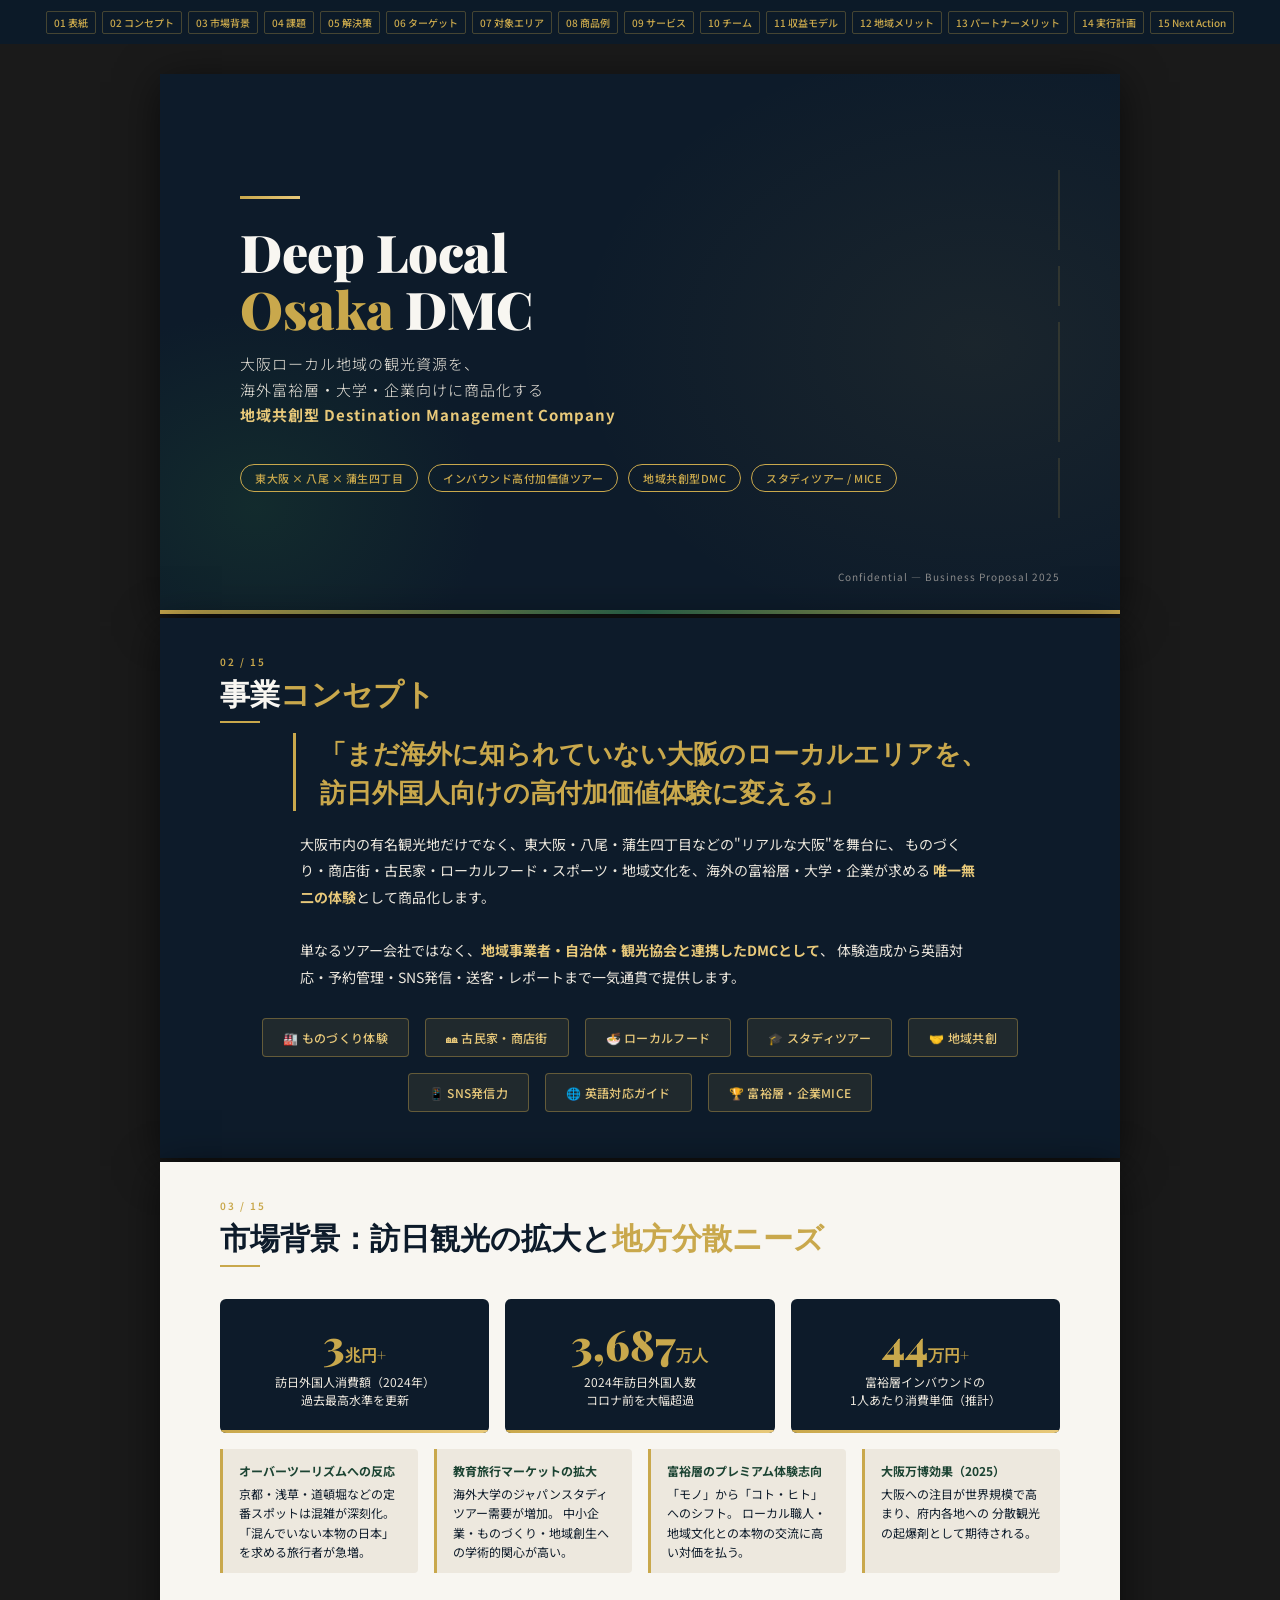
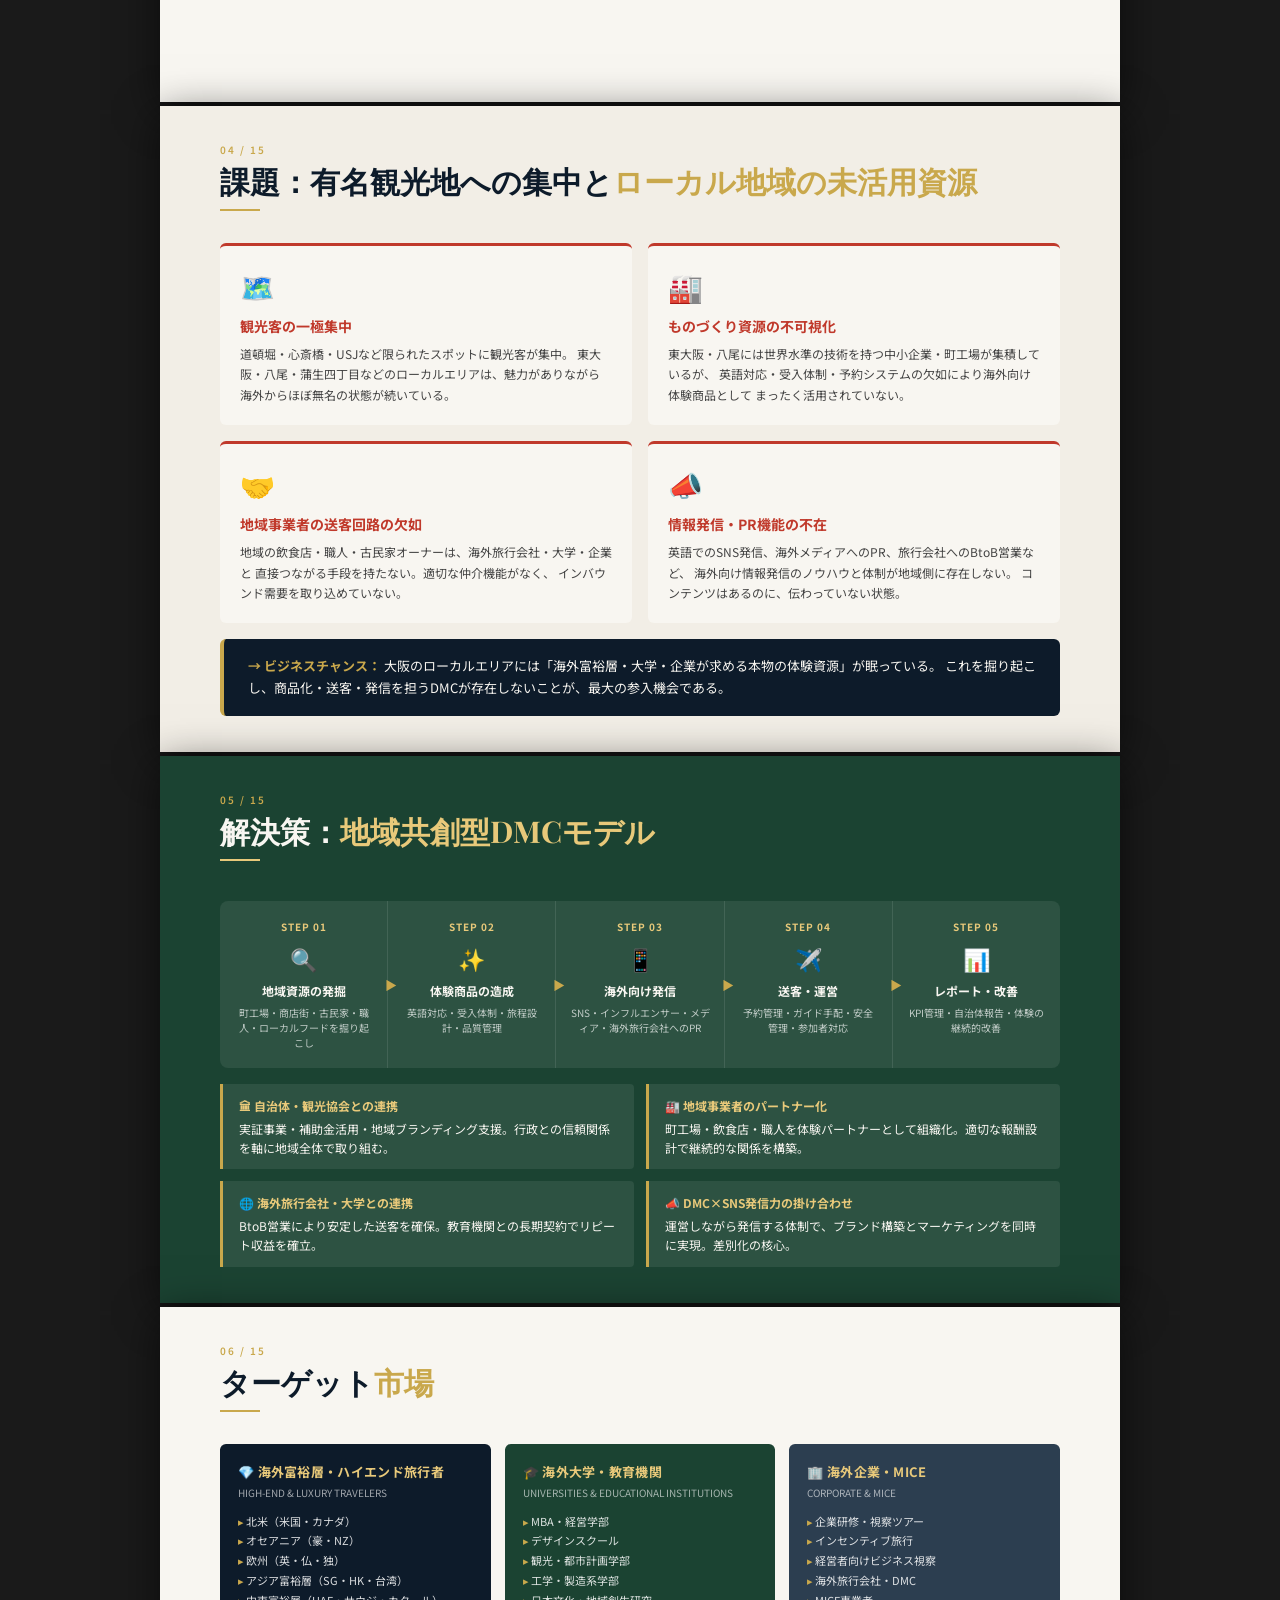
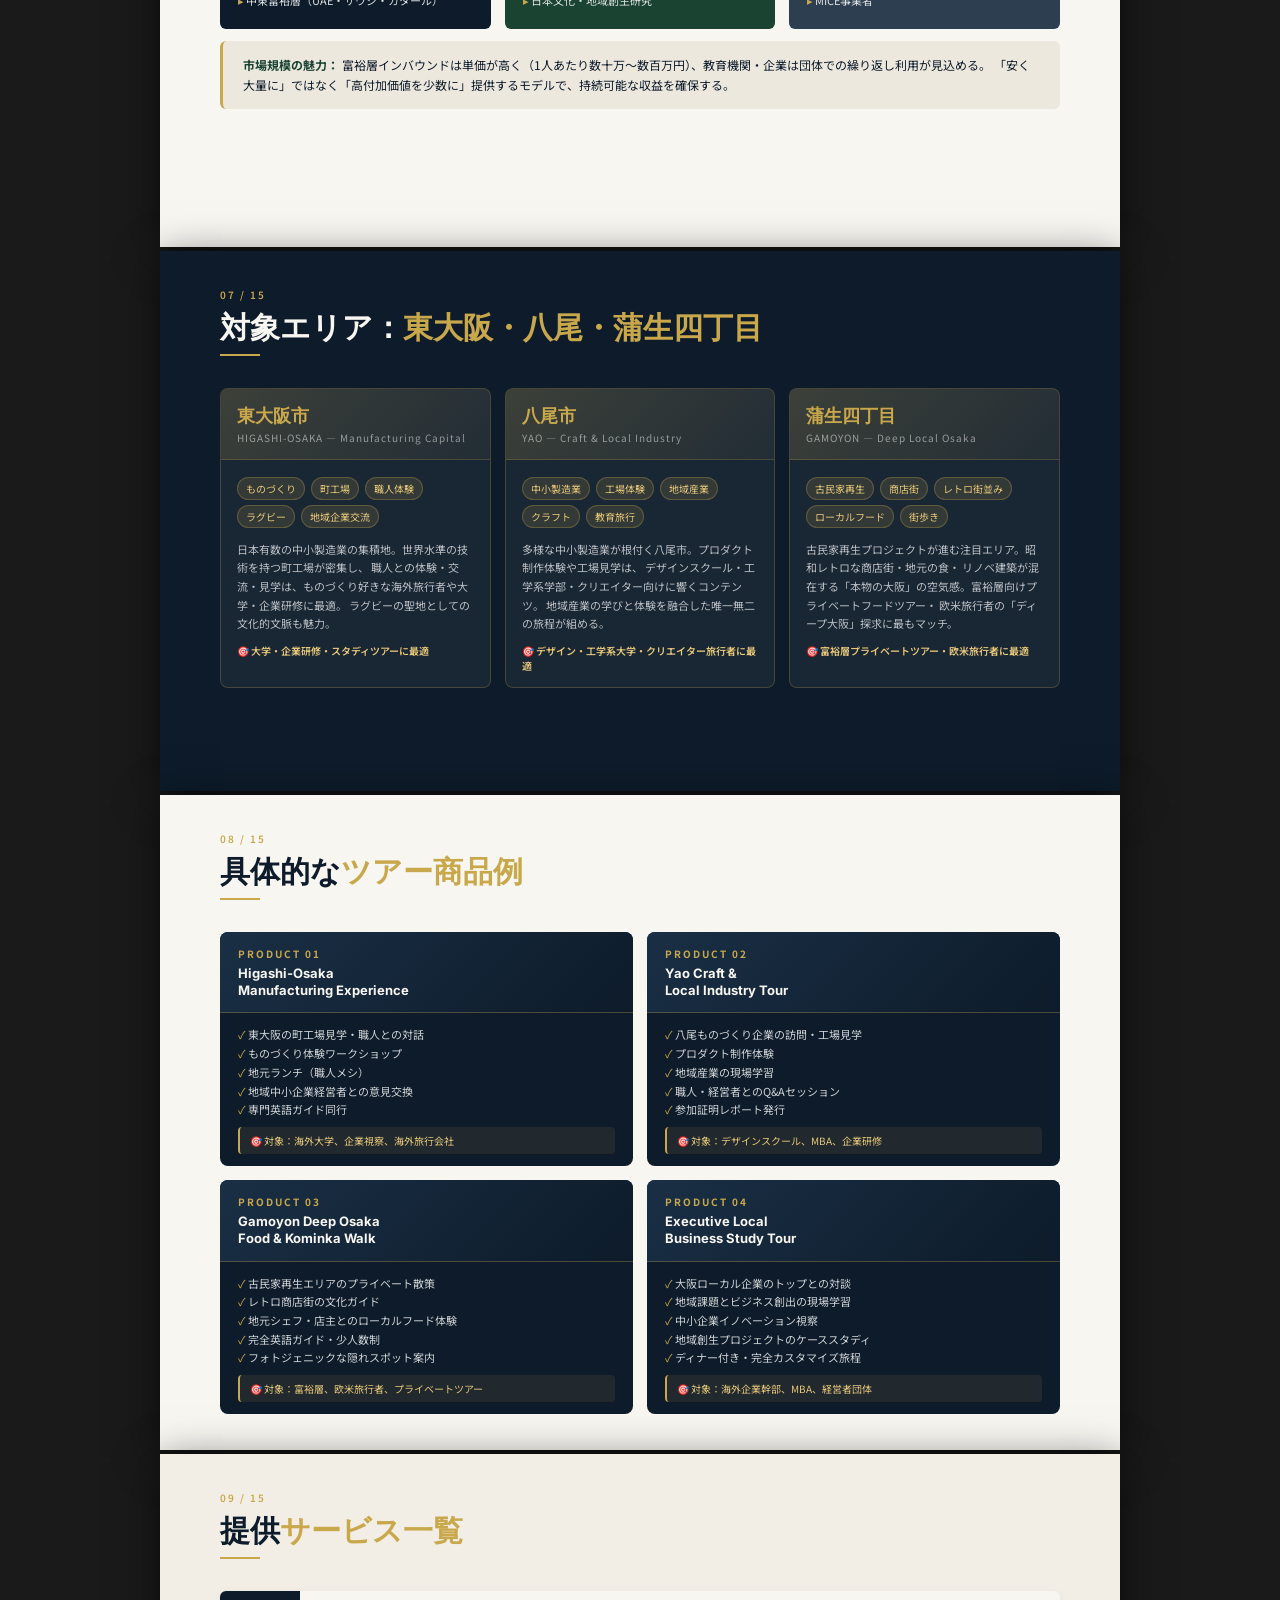
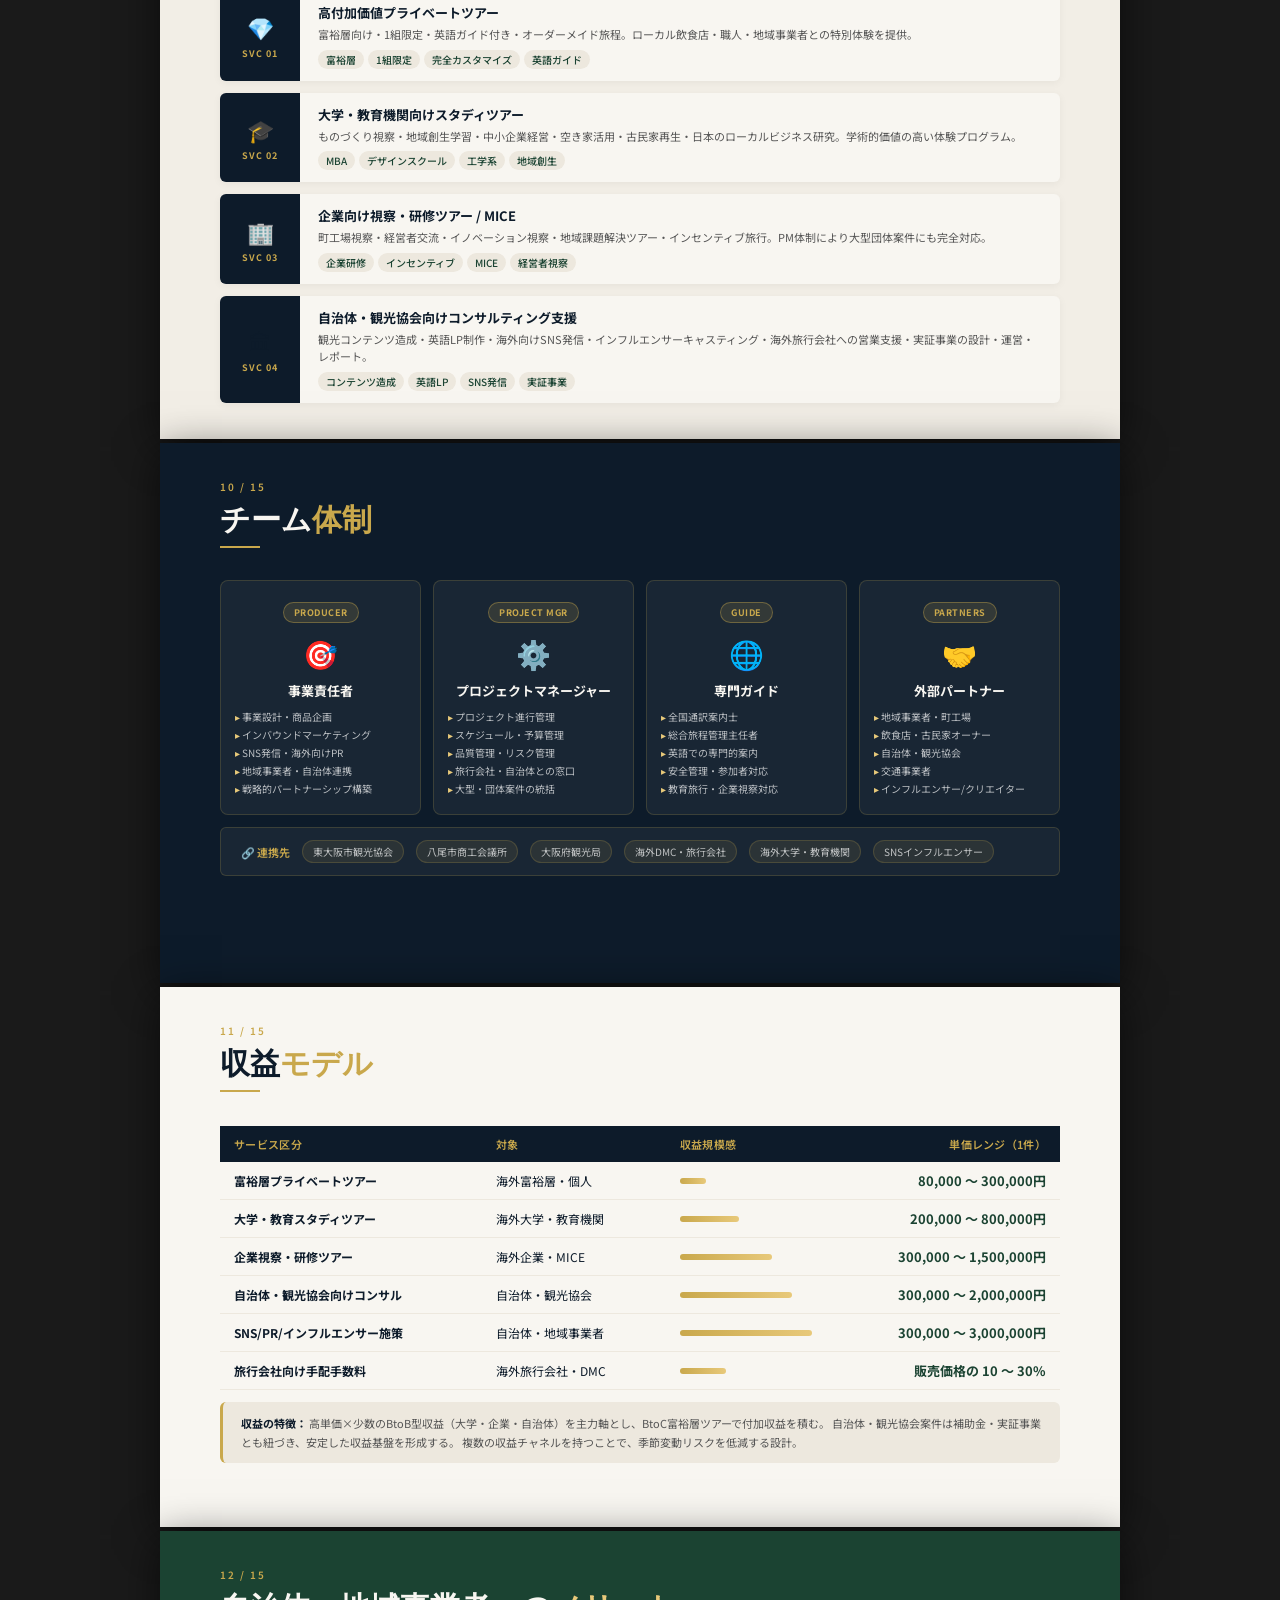
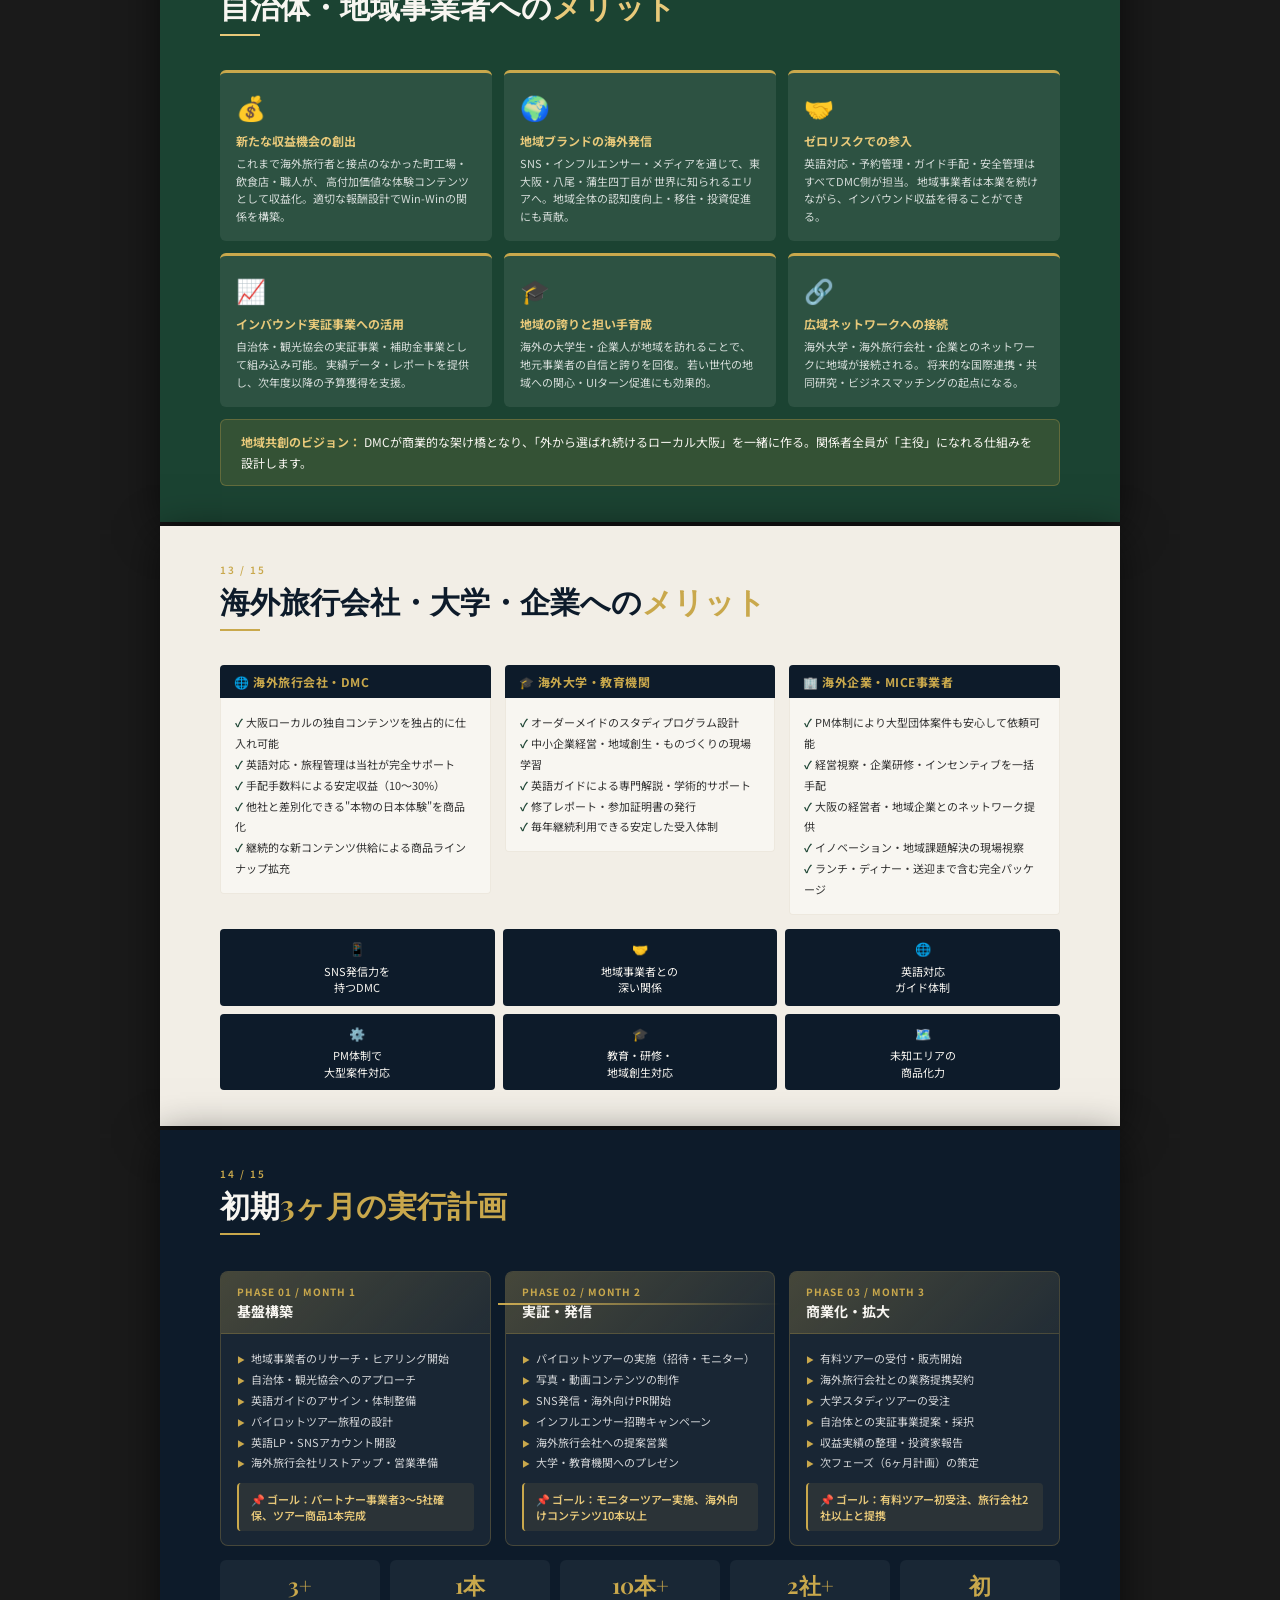
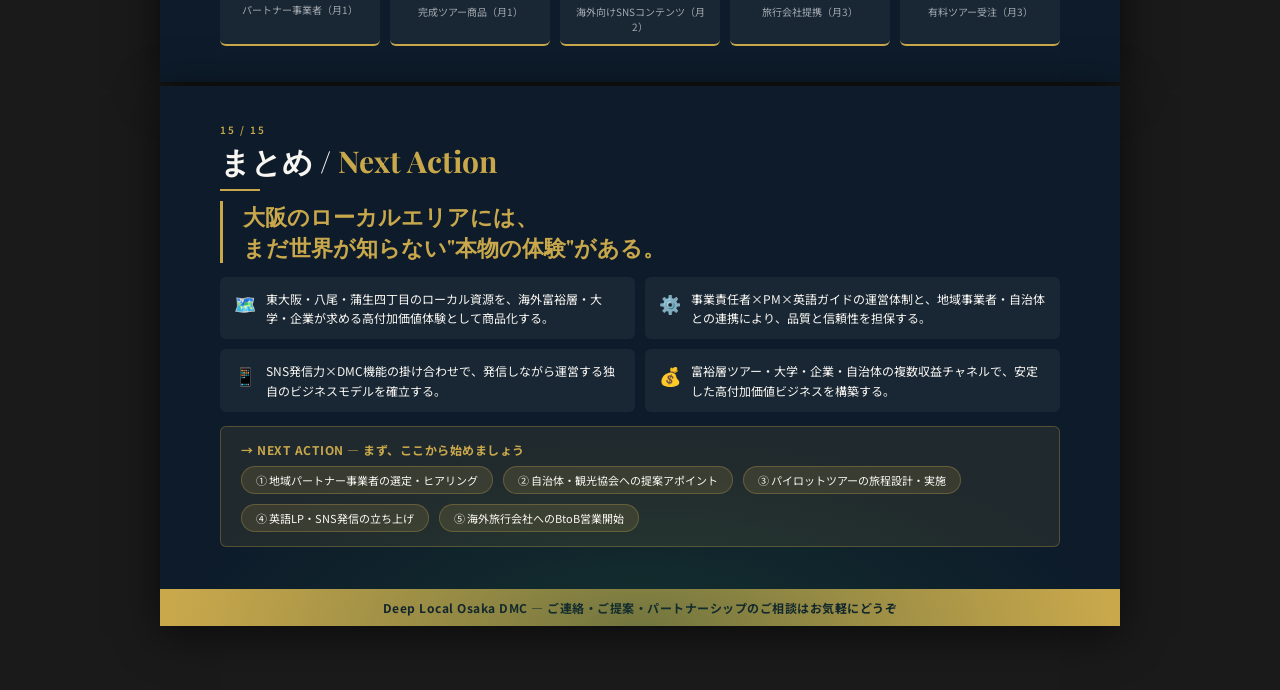
<file: deep-local-osaka-dmc.html>
<!DOCTYPE html>
<html lang="ja">
<head>
<meta charset="UTF-8">
<meta name="viewport" content="width=device-width, initial-scale=1.0">
<title>Deep Local Osaka DMC — 事業提案資料</title>
<style>
  @import url('https://fonts.googleapis.com/css2?family=Noto+Sans+JP:wght@300;400;500;700;900&family=Noto+Serif+JP:wght@400;700&family=Playfair+Display:wght@400;700;900&family=Inter:wght@300;400;500;600;700&display=swap');

  :root {
    --navy:    #0D1B2A;
    --gold:    #C9A84C;
    --gold-lt: #E8C97A;
    --green:   #1B4332;
    --green-lt:#2D6A4F;
    --white:   #F8F6F1;
    --gray:    #8B8B8B;
    --light:   #EDE8DE;
    --accent:  #B7860A;
  }

  * { box-sizing: border-box; margin: 0; padding: 0; }

  body {
    font-family: 'Noto Sans JP', 'Inter', sans-serif;
    background: #1a1a1a;
    display: flex;
    flex-direction: column;
    align-items: center;
    gap: 4px;
    padding: 20px 0;
  }

  /* ── Navigation ── */
  .nav {
    position: fixed;
    top: 0; left: 0; right: 0;
    height: 44px;
    background: rgba(13,27,42,0.97);
    display: flex;
    align-items: center;
    justify-content: center;
    gap: 6px;
    z-index: 1000;
    flex-wrap: wrap;
    padding: 0 12px;
  }
  .nav a {
    color: var(--gold);
    text-decoration: none;
    font-size: 10px;
    font-weight: 500;
    padding: 3px 7px;
    border: 1px solid rgba(201,168,76,0.3);
    border-radius: 2px;
    white-space: nowrap;
    transition: background 0.2s;
  }
  .nav a:hover { background: rgba(201,168,76,0.2); }

  /* ── Slide base ── */
  .slide {
    width: 960px;
    min-height: 540px;
    position: relative;
    overflow: hidden;
    scroll-margin-top: 50px;
    box-shadow: 0 8px 40px rgba(0,0,0,0.6);
  }

  /* ══════════════════════════════════
     SLIDE 1 — Cover
  ══════════════════════════════════ */
  #s1 {
    background: var(--navy);
    display: flex;
    flex-direction: column;
    justify-content: center;
    align-items: flex-start;
    padding: 0 80px;
  }
  #s1::before {
    content: '';
    position: absolute;
    inset: 0;
    background:
      radial-gradient(ellipse 60% 80% at 85% 50%, rgba(201,168,76,0.07) 0%, transparent 70%),
      radial-gradient(ellipse 40% 60% at 10% 80%, rgba(27,67,50,0.4) 0%, transparent 60%);
  }
  #s1 .gold-line {
    width: 60px; height: 3px;
    background: linear-gradient(90deg, var(--gold), var(--gold-lt));
    margin-bottom: 24px;
  }
  #s1 .en-title {
    font-family: 'Playfair Display', serif;
    font-size: 52px;
    font-weight: 900;
    color: var(--white);
    line-height: 1.1;
    letter-spacing: -0.5px;
    position: relative;
  }
  #s1 .en-title span { color: var(--gold); }
  #s1 .ja-title {
    font-size: 15px;
    color: var(--light);
    margin-top: 14px;
    letter-spacing: 1px;
    line-height: 1.7;
    position: relative;
    font-weight: 300;
    max-width: 500px;
  }
  #s1 .tag-row {
    display: flex; gap: 10px;
    margin-top: 36px;
    position: relative;
    flex-wrap: wrap;
  }
  #s1 .tag {
    border: 1px solid var(--gold);
    color: var(--gold);
    font-size: 11px;
    padding: 5px 14px;
    border-radius: 20px;
    letter-spacing: 0.5px;
    font-weight: 500;
  }
  #s1 .bottom-bar {
    position: absolute;
    bottom: 0; left: 0; right: 0;
    height: 4px;
    background: linear-gradient(90deg, var(--gold), var(--green-lt), var(--gold));
  }
  #s1 .side-deco {
    position: absolute;
    right: 60px; top: 50%;
    transform: translateY(-50%);
    display: flex; flex-direction: column; gap: 16px;
    opacity: 0.15;
  }
  #s1 .side-deco div {
    width: 2px;
    background: var(--gold);
  }
  #s1 .watermark {
    position: absolute;
    right: 60px; bottom: 30px;
    font-size: 10px; color: var(--gray);
    letter-spacing: 1px;
  }

  /* ══════════════════════════════════
     Slide layout helpers
  ══════════════════════════════════ */
  .slide-header {
    padding: 36px 60px 0;
  }
  .slide-number {
    font-size: 10px; color: var(--gold);
    letter-spacing: 2px; font-weight: 600;
    margin-bottom: 6px;
  }
  .slide-title {
    font-family: 'Playfair Display', serif;
    font-size: 30px; font-weight: 700;
    line-height: 1.2;
  }
  .slide-title span { color: var(--gold); }
  .slide-rule {
    width: 40px; height: 2px;
    background: var(--gold);
    margin-top: 10px;
  }
  .slide-body {
    padding: 24px 60px 36px;
  }

  /* ══════════════════════════════════
     SLIDE 2 — Concept (dark)
  ══════════════════════════════════ */
  #s2 {
    background: var(--navy);
    color: var(--white);
    display: flex;
    flex-direction: column;
  }
  #s2 .slide-title { color: var(--white); }
  #s2 .concept-center {
    flex: 1;
    display: flex;
    flex-direction: column;
    align-items: center;
    justify-content: center;
    padding: 0 60px 36px;
    text-align: center;
    gap: 20px;
  }
  #s2 .big-quote {
    font-family: 'Playfair Display', serif;
    font-size: 26px;
    font-weight: 700;
    color: var(--gold);
    line-height: 1.5;
    max-width: 700px;
    border-left: 3px solid var(--gold);
    padding-left: 24px;
    text-align: left;
  }
  #s2 .concept-desc {
    font-size: 14px; line-height: 1.9;
    color: var(--light); max-width: 680px;
    text-align: left;
  }
  #s2 .concept-pillars {
    display: flex; gap: 16px; margin-top: 8px;
    flex-wrap: wrap; justify-content: center;
  }
  #s2 .pillar {
    background: rgba(201,168,76,0.1);
    border: 1px solid rgba(201,168,76,0.4);
    padding: 10px 20px;
    border-radius: 4px;
    font-size: 12px; color: var(--gold-lt);
    font-weight: 500; letter-spacing: 0.3px;
    text-align: center;
  }

  /* ══════════════════════════════════
     SLIDE 3 — Market (light)
  ══════════════════════════════════ */
  #s3 {
    background: var(--white);
    color: var(--navy);
  }
  .stat-grid {
    display: grid;
    grid-template-columns: repeat(3,1fr);
    gap: 16px;
    margin-top: 8px;
  }
  .stat-card {
    background: var(--navy);
    color: var(--white);
    border-radius: 6px;
    padding: 24px 20px;
    text-align: center;
    position: relative;
    overflow: hidden;
  }
  .stat-card::after {
    content: '';
    position: absolute;
    bottom: 0; left: 0; right: 0; height: 3px;
    background: linear-gradient(90deg, var(--gold), var(--gold-lt));
  }
  .stat-card .num {
    font-family: 'Playfair Display', serif;
    font-size: 42px; font-weight: 900;
    color: var(--gold);
    line-height: 1;
  }
  .stat-card .unit { font-size: 16px; }
  .stat-card .label {
    font-size: 12px; color: var(--light);
    margin-top: 8px; line-height: 1.5;
  }
  .trend-box {
    background: var(--green);
    border-radius: 6px;
    padding: 20px 24px;
    margin-top: 16px;
    color: var(--white);
    font-size: 13px;
    line-height: 1.8;
  }
  .trend-box strong { color: var(--gold-lt); }
  .trend-row {
    display: flex; gap: 16px; margin-top: 16px;
  }
  .trend-item {
    flex: 1;
    background: var(--light);
    border-left: 3px solid var(--gold);
    padding: 12px 16px;
    border-radius: 0 4px 4px 0;
    font-size: 12px;
    color: var(--navy);
    line-height: 1.6;
  }
  .trend-item strong { color: var(--green); display: block; margin-bottom: 4px; }

  /* ══════════════════════════════════
     SLIDE 4 — Problem
  ══════════════════════════════════ */
  #s4 { background: #F2EEE6; color: var(--navy); }
  .problem-grid {
    display: grid; grid-template-columns: 1fr 1fr;
    gap: 16px; margin-top: 8px;
  }
  .problem-card {
    background: var(--white);
    border-radius: 6px;
    padding: 20px;
    border-top: 3px solid #C0392B;
  }
  .problem-card .icon {
    font-size: 28px; margin-bottom: 10px;
  }
  .problem-card h3 {
    font-size: 14px; font-weight: 700;
    color: #C0392B; margin-bottom: 8px;
  }
  .problem-card p {
    font-size: 12px; line-height: 1.7; color: #444;
  }
  .insight-box {
    background: var(--navy);
    color: var(--white);
    border-radius: 6px;
    padding: 16px 24px;
    margin-top: 16px;
    font-size: 13px;
    line-height: 1.7;
    border-left: 4px solid var(--gold);
  }
  .insight-box strong { color: var(--gold); }

  /* ══════════════════════════════════
     SLIDE 5 — Solution
  ══════════════════════════════════ */
  #s5 { background: var(--green); color: var(--white); }
  #s5 .slide-title { color: var(--white); }
  #s5 .slide-rule { background: var(--gold-lt); }
  .solution-flow {
    display: flex;
    align-items: stretch;
    gap: 0;
    margin-top: 16px;
    border-radius: 8px;
    overflow: hidden;
  }
  .flow-step {
    flex: 1;
    background: rgba(255,255,255,0.08);
    padding: 18px 14px;
    text-align: center;
    position: relative;
    border-right: 1px solid rgba(255,255,255,0.1);
  }
  .flow-step:last-child { border-right: none; }
  .flow-step::after {
    content: '▶';
    position: absolute;
    right: -10px; top: 50%;
    transform: translateY(-50%);
    color: var(--gold);
    font-size: 12px;
    z-index: 2;
  }
  .flow-step:last-child::after { display: none; }
  .flow-step .step-num {
    font-size: 10px; color: var(--gold-lt);
    font-weight: 700; letter-spacing: 1px;
    margin-bottom: 8px;
  }
  .flow-step .step-icon { font-size: 22px; margin-bottom: 8px; }
  .flow-step .step-title {
    font-size: 12px; font-weight: 700;
    color: var(--white); margin-bottom: 6px;
  }
  .flow-step .step-desc {
    font-size: 10px; color: rgba(255,255,255,0.7);
    line-height: 1.5;
  }
  .dmc-model {
    display: grid; grid-template-columns: 1fr 1fr;
    gap: 12px; margin-top: 16px;
  }
  .dmc-item {
    background: rgba(255,255,255,0.08);
    border-left: 3px solid var(--gold);
    padding: 12px 16px;
    border-radius: 0 4px 4px 0;
    font-size: 12px;
    line-height: 1.6;
    color: var(--white);
  }
  .dmc-item strong { color: var(--gold-lt); display: block; margin-bottom: 4px; }

  /* ══════════════════════════════════
     SLIDE 6 — Target Market
  ══════════════════════════════════ */
  #s6 { background: var(--white); color: var(--navy); }
  .target-grid {
    display: grid; grid-template-columns: repeat(3,1fr);
    gap: 14px; margin-top: 8px;
  }
  .target-card {
    border-radius: 6px;
    padding: 18px;
    position: relative;
    overflow: hidden;
  }
  .target-card.wealthy {
    background: var(--navy);
    color: var(--white);
  }
  .target-card.edu {
    background: var(--green);
    color: var(--white);
  }
  .target-card.corp {
    background: #2C3E50;
    color: var(--white);
  }
  .target-card h3 {
    font-size: 13px; font-weight: 700;
    margin-bottom: 4px; color: var(--gold-lt);
    letter-spacing: 0.3px;
  }
  .target-card .sub {
    font-size: 10px; color: rgba(255,255,255,0.6);
    margin-bottom: 12px;
  }
  .target-card ul {
    list-style: none; font-size: 11px;
    color: rgba(255,255,255,0.85); line-height: 1.8;
  }
  .target-card ul li::before {
    content: '▸ '; color: var(--gold);
  }
  .target-note {
    background: var(--light);
    border-radius: 6px;
    padding: 14px 20px;
    margin-top: 12px;
    font-size: 12px; line-height: 1.7;
    color: var(--navy);
    border-left: 3px solid var(--gold);
  }

  /* ══════════════════════════════════
     SLIDE 7 — Areas
  ══════════════════════════════════ */
  #s7 { background: #0D1B2A; color: var(--white); }
  #s7 .slide-title { color: var(--white); }
  .area-grid {
    display: grid; grid-template-columns: repeat(3,1fr);
    gap: 14px; margin-top: 8px;
  }
  .area-card {
    border-radius: 8px;
    overflow: hidden;
    background: rgba(255,255,255,0.05);
    border: 1px solid rgba(201,168,76,0.25);
  }
  .area-header {
    padding: 14px 16px;
    background: linear-gradient(135deg, rgba(201,168,76,0.2), rgba(201,168,76,0.05));
    border-bottom: 1px solid rgba(201,168,76,0.2);
  }
  .area-header .area-name {
    font-family: 'Playfair Display', serif;
    font-size: 18px; color: var(--gold);
    font-weight: 700;
  }
  .area-header .area-en {
    font-size: 10px; color: rgba(255,255,255,0.5);
    margin-top: 2px; letter-spacing: 1px;
  }
  .area-body {
    padding: 14px 16px;
  }
  .area-tag {
    display: inline-block;
    background: rgba(201,168,76,0.15);
    border: 1px solid rgba(201,168,76,0.3);
    color: var(--gold-lt);
    font-size: 10px;
    padding: 3px 8px;
    border-radius: 20px;
    margin: 2px 2px 2px 0;
  }
  .area-desc {
    font-size: 11px; color: rgba(255,255,255,0.7);
    margin-top: 10px; line-height: 1.7;
  }
  .area-fit {
    margin-top: 10px;
    font-size: 10px; color: var(--gold-lt);
    font-weight: 600;
  }

  /* ══════════════════════════════════
     SLIDE 8 — Tour Products
  ══════════════════════════════════ */
  #s8 { background: var(--white); color: var(--navy); }
  .tour-grid {
    display: grid; grid-template-columns: 1fr 1fr;
    gap: 14px; margin-top: 8px;
  }
  .tour-card {
    background: var(--navy);
    border-radius: 8px;
    overflow: hidden;
    color: var(--white);
    display: flex; flex-direction: column;
  }
  .tour-header {
    padding: 14px 18px;
    background: linear-gradient(135deg, #1a2f45, var(--navy));
    border-bottom: 1px solid rgba(201,168,76,0.3);
  }
  .tour-header .tour-num {
    font-size: 10px; color: var(--gold);
    letter-spacing: 2px; font-weight: 700;
    margin-bottom: 4px;
  }
  .tour-header .tour-name {
    font-family: 'Inter', sans-serif;
    font-size: 13px; font-weight: 700;
    color: var(--white); line-height: 1.3;
  }
  .tour-body {
    padding: 12px 18px;
    flex: 1;
    display: flex; flex-direction: column;
    gap: 8px;
  }
  .tour-body ul {
    list-style: none; font-size: 11px;
    color: rgba(255,255,255,0.8); line-height: 1.7;
  }
  .tour-body ul li::before { content: '✓ '; color: var(--gold); }
  .tour-target {
    margin-top: auto;
    padding: 6px 10px;
    background: rgba(201,168,76,0.1);
    border-radius: 4px;
    font-size: 10px; color: var(--gold-lt);
    border-left: 2px solid var(--gold);
  }

  /* ══════════════════════════════════
     SLIDE 9 — Services
  ══════════════════════════════════ */
  #s9 { background: #F2EEE6; color: var(--navy); }
  .service-list {
    display: flex; flex-direction: column; gap: 12px;
    margin-top: 8px;
  }
  .service-row {
    display: flex; align-items: stretch; gap: 0;
    background: var(--white);
    border-radius: 6px;
    overflow: hidden;
    box-shadow: 0 2px 8px rgba(0,0,0,0.05);
  }
  .service-icon-col {
    width: 80px;
    background: var(--navy);
    display: flex; flex-direction: column;
    align-items: center; justify-content: center;
    padding: 12px;
    flex-shrink: 0;
  }
  .service-icon-col .svc-icon { font-size: 22px; }
  .service-icon-col .svc-num {
    font-size: 9px; color: var(--gold);
    margin-top: 4px; letter-spacing: 1px; font-weight: 700;
  }
  .service-content {
    padding: 12px 18px;
    flex: 1;
  }
  .service-content h3 {
    font-size: 13px; font-weight: 700;
    color: var(--navy); margin-bottom: 4px;
  }
  .service-content p {
    font-size: 11px; color: #555; line-height: 1.6;
  }
  .service-tags {
    display: flex; flex-wrap: wrap; gap: 4px;
    margin-top: 6px;
  }
  .service-tag {
    background: var(--light);
    color: var(--green);
    font-size: 10px; padding: 2px 8px;
    border-radius: 20px; font-weight: 500;
  }

  /* ══════════════════════════════════
     SLIDE 10 — Team
  ══════════════════════════════════ */
  #s10 { background: var(--navy); color: var(--white); }
  #s10 .slide-title { color: var(--white); }
  .team-grid {
    display: grid; grid-template-columns: repeat(4,1fr);
    gap: 12px; margin-top: 8px;
  }
  .team-card {
    background: rgba(255,255,255,0.05);
    border: 1px solid rgba(201,168,76,0.2);
    border-radius: 8px;
    padding: 16px 14px;
    text-align: center;
  }
  .team-card .role-badge {
    display: inline-block;
    background: rgba(201,168,76,0.15);
    border: 1px solid rgba(201,168,76,0.4);
    color: var(--gold);
    font-size: 9px;
    padding: 3px 10px;
    border-radius: 20px;
    letter-spacing: 0.5px;
    font-weight: 700;
    margin-bottom: 10px;
  }
  .team-card .role-icon { font-size: 28px; margin-bottom: 8px; }
  .team-card .role-name {
    font-size: 13px; font-weight: 700;
    color: var(--white); margin-bottom: 8px;
  }
  .team-card ul {
    list-style: none;
    text-align: left;
    font-size: 10px;
    color: rgba(255,255,255,0.7);
    line-height: 1.8;
  }
  .team-card ul li::before { content: '▸ '; color: var(--gold-lt); }
  .partner-bar {
    background: rgba(255,255,255,0.05);
    border: 1px solid rgba(201,168,76,0.2);
    border-radius: 6px;
    padding: 12px 20px;
    margin-top: 12px;
    display: flex; align-items: center; gap: 12px;
    flex-wrap: wrap;
  }
  .partner-bar .pb-label {
    font-size: 11px; color: var(--gold);
    font-weight: 600; white-space: nowrap;
  }
  .partner-bar .pb-item {
    background: rgba(201,168,76,0.1);
    color: rgba(255,255,255,0.7);
    font-size: 10px; padding: 3px 10px;
    border-radius: 20px;
    border: 1px solid rgba(201,168,76,0.2);
  }

  /* ══════════════════════════════════
     SLIDE 11 — Revenue
  ══════════════════════════════════ */
  #s11 { background: var(--white); color: var(--navy); }
  .revenue-table {
    width: 100%;
    border-collapse: collapse;
    margin-top: 10px;
    font-size: 12px;
  }
  .revenue-table thead tr {
    background: var(--navy);
    color: var(--gold);
  }
  .revenue-table th {
    padding: 10px 14px;
    text-align: left;
    font-weight: 600;
    font-size: 11px;
    letter-spacing: 0.3px;
  }
  .revenue-table th:last-child { text-align: right; }
  .revenue-table tbody tr { border-bottom: 1px solid var(--light); }
  .revenue-table tbody tr:hover { background: #faf8f4; }
  .revenue-table td {
    padding: 9px 14px;
    color: var(--navy);
    vertical-align: middle;
  }
  .revenue-table td:last-child {
    text-align: right;
    font-weight: 700;
    color: var(--green);
    font-size: 13px;
  }
  .revenue-table .bar-cell { width: 160px; }
  .rev-bar {
    height: 6px;
    background: linear-gradient(90deg, var(--gold), var(--gold-lt));
    border-radius: 3px;
  }
  .revenue-note {
    background: var(--light);
    border-radius: 6px;
    padding: 12px 18px;
    margin-top: 12px;
    font-size: 11px;
    line-height: 1.7;
    color: #555;
    border-left: 3px solid var(--gold);
  }
  .revenue-note strong { color: var(--navy); }

  /* ══════════════════════════════════
     SLIDE 12 — Merits for Local
  ══════════════════════════════════ */
  #s12 { background: var(--green); color: var(--white); }
  #s12 .slide-title { color: var(--white); }
  #s12 .slide-rule { background: var(--gold-lt); }
  .merit-grid {
    display: grid; grid-template-columns: repeat(3,1fr);
    gap: 12px; margin-top: 10px;
  }
  .merit-card {
    background: rgba(255,255,255,0.08);
    border-radius: 6px;
    padding: 16px;
    border-top: 3px solid var(--gold);
  }
  .merit-card .merit-icon { font-size: 24px; margin-bottom: 8px; }
  .merit-card h3 {
    font-size: 12px; font-weight: 700;
    color: var(--gold-lt); margin-bottom: 6px;
  }
  .merit-card p {
    font-size: 11px; color: rgba(255,255,255,0.8);
    line-height: 1.6;
  }
  .collab-bar {
    background: rgba(201,168,76,0.15);
    border: 1px solid rgba(201,168,76,0.3);
    border-radius: 6px;
    padding: 12px 20px;
    margin-top: 12px;
    font-size: 12px; color: var(--white);
    line-height: 1.7;
  }
  .collab-bar strong { color: var(--gold-lt); }

  /* ══════════════════════════════════
     SLIDE 13 — Merits for Partners
  ══════════════════════════════════ */
  #s13 { background: #F2EEE6; color: var(--navy); }
  .partner-merit-grid {
    display: grid; grid-template-columns: repeat(3,1fr);
    gap: 14px; margin-top: 10px;
  }
  .pm-section { }
  .pm-section .pm-header {
    background: var(--navy);
    color: var(--gold);
    font-size: 12px; font-weight: 700;
    padding: 8px 14px;
    border-radius: 4px 4px 0 0;
    letter-spacing: 0.5px;
  }
  .pm-body {
    background: var(--white);
    border-radius: 0 0 4px 4px;
    padding: 14px;
    border: 1px solid var(--light);
    border-top: none;
  }
  .pm-body ul {
    list-style: none; font-size: 11px;
    color: #333; line-height: 1.9;
  }
  .pm-body ul li::before { content: '✓ '; color: var(--green); font-weight: 700; }
  .differentiator {
    display: grid; grid-template-columns: repeat(3,1fr);
    gap: 8px; margin-top: 14px;
  }
  .diff-item {
    background: var(--navy);
    color: var(--white);
    border-radius: 4px;
    padding: 10px 12px;
    font-size: 11px;
    text-align: center;
    line-height: 1.5;
  }
  .diff-item span { color: var(--gold); font-weight: 700; display: block; font-size: 13px; margin-bottom: 4px; }

  /* ══════════════════════════════════
     SLIDE 14 — Roadmap
  ══════════════════════════════════ */
  #s14 { background: var(--navy); color: var(--white); }
  #s14 .slide-title { color: var(--white); }
  .roadmap {
    display: grid; grid-template-columns: repeat(3,1fr);
    gap: 14px; margin-top: 12px;
    position: relative;
  }
  .roadmap::before {
    content: '';
    position: absolute;
    top: 32px; left: calc(33.3% - 2px);
    width: calc(33.3% + 4px);
    height: 2px;
    background: linear-gradient(90deg, var(--gold), transparent);
    z-index: 0;
  }
  .phase-card {
    background: rgba(255,255,255,0.05);
    border: 1px solid rgba(201,168,76,0.25);
    border-radius: 8px;
    overflow: hidden;
    position: relative;
    z-index: 1;
  }
  .phase-header {
    background: linear-gradient(135deg, rgba(201,168,76,0.25), rgba(201,168,76,0.05));
    padding: 12px 16px;
    border-bottom: 1px solid rgba(201,168,76,0.2);
  }
  .phase-header .phase-num {
    font-size: 10px; color: var(--gold);
    font-weight: 700; letter-spacing: 1px;
  }
  .phase-header .phase-title {
    font-size: 14px; font-weight: 700;
    color: var(--white); margin-top: 2px;
  }
  .phase-body {
    padding: 14px 16px;
  }
  .phase-body ul {
    list-style: none; font-size: 11px;
    color: rgba(255,255,255,0.8); line-height: 1.9;
  }
  .phase-body ul li { display: flex; align-items: flex-start; gap: 6px; }
  .phase-body ul li::before {
    content: '▶';
    color: var(--gold);
    font-size: 8px;
    margin-top: 4px;
    flex-shrink: 0;
  }
  .phase-goal {
    margin-top: 10px;
    padding: 8px 12px;
    background: rgba(201,168,76,0.1);
    border-radius: 4px;
    font-size: 11px; color: var(--gold-lt);
    font-weight: 600;
    border-left: 2px solid var(--gold);
  }
  .kpi-row {
    display: flex; gap: 10px; margin-top: 14px;
  }
  .kpi-item {
    flex: 1;
    background: rgba(255,255,255,0.05);
    border-radius: 6px;
    padding: 10px 14px;
    text-align: center;
    border-bottom: 2px solid var(--gold);
  }
  .kpi-item .kpi-val {
    font-family: 'Playfair Display', serif;
    font-size: 22px; font-weight: 700;
    color: var(--gold);
  }
  .kpi-item .kpi-label {
    font-size: 10px; color: rgba(255,255,255,0.6);
    margin-top: 2px;
  }

  /* ══════════════════════════════════
     SLIDE 15 — Summary / CTA
  ══════════════════════════════════ */
  #s15 {
    background: var(--navy);
    display: flex; flex-direction: column;
  }
  #s15::before {
    content: '';
    position: absolute; inset: 0;
    background:
      radial-gradient(ellipse 70% 50% at 50% 100%, rgba(27,67,50,0.5) 0%, transparent 70%);
  }
  #s15 .slide-title { color: var(--white); }
  .summary-content {
    flex: 1;
    padding: 10px 60px 30px;
    position: relative;
    display: flex; flex-direction: column; gap: 14px;
  }
  .summary-tagline {
    font-family: 'Playfair Display', serif;
    font-size: 22px; font-weight: 700;
    color: var(--gold);
    line-height: 1.4;
    border-left: 3px solid var(--gold);
    padding-left: 20px;
  }
  .summary-points {
    display: grid; grid-template-columns: 1fr 1fr;
    gap: 10px;
  }
  .summary-point {
    display: flex; align-items: flex-start; gap: 10px;
    background: rgba(255,255,255,0.05);
    border-radius: 6px;
    padding: 12px 14px;
    font-size: 12px; color: var(--white);
    line-height: 1.6;
  }
  .summary-point .sp-icon { font-size: 18px; flex-shrink: 0; }
  .next-actions {
    background: rgba(201,168,76,0.1);
    border: 1px solid rgba(201,168,76,0.3);
    border-radius: 6px;
    padding: 14px 20px;
  }
  .next-actions h3 {
    font-size: 12px; color: var(--gold);
    font-weight: 700; margin-bottom: 8px;
    letter-spacing: 0.5px;
  }
  .next-actions ul {
    list-style: none; display: flex; gap: 10px; flex-wrap: wrap;
  }
  .next-actions ul li {
    background: rgba(201,168,76,0.15);
    border: 1px solid rgba(201,168,76,0.3);
    color: var(--white);
    font-size: 11px;
    padding: 5px 14px;
    border-radius: 20px;
  }
  .contact-bar {
    background: var(--gold);
    color: var(--navy);
    padding: 10px 20px;
    font-size: 12px;
    font-weight: 700;
    text-align: center;
    letter-spacing: 0.5px;
  }

  /* ── Print / page ── */
  @media print {
    body { background: white; padding: 0; }
    .nav { display: none; }
    .slide {
      width: 100%;
      page-break-after: always;
      box-shadow: none;
    }
  }
</style>
</head>
<body>

<!-- Navigation -->
<nav class="nav">
  <a href="#s1">01 表紙</a>
  <a href="#s2">02 コンセプト</a>
  <a href="#s3">03 市場背景</a>
  <a href="#s4">04 課題</a>
  <a href="#s5">05 解決策</a>
  <a href="#s6">06 ターゲット</a>
  <a href="#s7">07 対象エリア</a>
  <a href="#s8">08 商品例</a>
  <a href="#s9">09 サービス</a>
  <a href="#s10">10 チーム</a>
  <a href="#s11">11 収益モデル</a>
  <a href="#s12">12 地域メリット</a>
  <a href="#s13">13 パートナーメリット</a>
  <a href="#s14">14 実行計画</a>
  <a href="#s15">15 Next Action</a>
</nav>

<div style="height:50px"></div>

<!-- ═══════════════════════════════
     SLIDE 01 — Cover
════════════════════════════════ -->
<section class="slide" id="s1">
  <div class="gold-line"></div>
  <div class="en-title">
    Deep Local<br><span>Osaka</span> DMC
  </div>
  <div class="ja-title">
    大阪ローカル地域の観光資源を、<br>
    海外富裕層・大学・企業向けに商品化する<br>
    <strong style="color:var(--gold-lt)">地域共創型 Destination Management Company</strong>
  </div>
  <div class="tag-row">
    <div class="tag">東大阪 × 八尾 × 蒲生四丁目</div>
    <div class="tag">インバウンド高付加価値ツアー</div>
    <div class="tag">地域共創型DMC</div>
    <div class="tag">スタディツアー / MICE</div>
  </div>
  <div class="side-deco">
    <div style="height:80px"></div>
    <div style="height:40px"></div>
    <div style="height:120px"></div>
    <div style="height:60px"></div>
  </div>
  <div class="watermark">Confidential — Business Proposal 2025</div>
  <div class="bottom-bar"></div>
</section>


<!-- ═══════════════════════════════
     SLIDE 02 — Concept
════════════════════════════════ -->
<section class="slide" id="s2">
  <div class="slide-header">
    <div class="slide-number">02 / 15</div>
    <div class="slide-title">事業<span>コンセプト</span></div>
    <div class="slide-rule"></div>
  </div>
  <div class="concept-center">
    <div class="big-quote">
      「まだ海外に知られていない大阪のローカルエリアを、<br>
      訪日外国人向けの高付加価値体験に変える」
    </div>
    <div class="concept-desc">
      大阪市内の有名観光地だけでなく、東大阪・八尾・蒲生四丁目などの"リアルな大阪"を舞台に、
      ものづくり・商店街・古民家・ローカルフード・スポーツ・地域文化を、海外の富裕層・大学・企業が求める
      <strong style="color:var(--gold-lt)">唯一無二の体験</strong>として商品化します。<br><br>
      単なるツアー会社ではなく、<strong style="color:var(--gold-lt)">地域事業者・自治体・観光協会と連携したDMCとして</strong>、
      体験造成から英語対応・予約管理・SNS発信・送客・レポートまで一気通貫で提供します。
    </div>
    <div class="concept-pillars">
      <div class="pillar">🏭 ものづくり体験</div>
      <div class="pillar">🏘 古民家・商店街</div>
      <div class="pillar">🍜 ローカルフード</div>
      <div class="pillar">🎓 スタディツアー</div>
      <div class="pillar">🤝 地域共創</div>
      <div class="pillar">📱 SNS発信力</div>
      <div class="pillar">🌐 英語対応ガイド</div>
      <div class="pillar">🏆 富裕層・企業MICE</div>
    </div>
  </div>
</section>


<!-- ═══════════════════════════════
     SLIDE 03 — Market Background
════════════════════════════════ -->
<section class="slide" id="s3">
  <div class="slide-header">
    <div class="slide-number">03 / 15</div>
    <div class="slide-title">市場背景：訪日観光の拡大と<span>地方分散ニーズ</span></div>
    <div class="slide-rule"></div>
  </div>
  <div class="slide-body">
    <div class="stat-grid">
      <div class="stat-card">
        <div class="num">3<span class="unit">兆円+</span></div>
        <div class="label">訪日外国人消費額（2024年）<br>過去最高水準を更新</div>
      </div>
      <div class="stat-card">
        <div class="num">3,687<span class="unit">万人</span></div>
        <div class="label">2024年訪日外国人数<br>コロナ前を大幅超過</div>
      </div>
      <div class="stat-card">
        <div class="num">44<span class="unit">万円+</span></div>
        <div class="label">富裕層インバウンドの<br>1人あたり消費単価（推計）</div>
      </div>
    </div>
    <div class="trend-row">
      <div class="trend-item">
        <strong>オーバーツーリズムへの反応</strong>
        京都・浅草・道頓堀などの定番スポットは混雑が深刻化。
        「混んでいない本物の日本」を求める旅行者が急増。
      </div>
      <div class="trend-item">
        <strong>教育旅行マーケットの拡大</strong>
        海外大学のジャパンスタディツアー需要が増加。
        中小企業・ものづくり・地域創生への学術的関心が高い。
      </div>
      <div class="trend-item">
        <strong>富裕層のプレミアム体験志向</strong>
        「モノ」から「コト・ヒト」へのシフト。
        ローカル職人・地域文化との本物の交流に高い対価を払う。
      </div>
      <div class="trend-item">
        <strong>大阪万博効果（2025）</strong>
        大阪への注目が世界規模で高まり、府内各地への
        分散観光の起爆剤として期待される。
      </div>
    </div>
  </div>
</section>


<!-- ═══════════════════════════════
     SLIDE 04 — Problem
════════════════════════════════ -->
<section class="slide" id="s4">
  <div class="slide-header">
    <div class="slide-number">04 / 15</div>
    <div class="slide-title">課題：有名観光地への集中と<span>ローカル地域の未活用資源</span></div>
    <div class="slide-rule"></div>
  </div>
  <div class="slide-body">
    <div class="problem-grid">
      <div class="problem-card">
        <div class="icon">🗺️</div>
        <h3>観光客の一極集中</h3>
        <p>道頓堀・心斎橋・USJなど限られたスポットに観光客が集中。
        東大阪・八尾・蒲生四丁目などのローカルエリアは、魅力がありながら
        海外からほぼ無名の状態が続いている。</p>
      </div>
      <div class="problem-card">
        <div class="icon">🏭</div>
        <h3>ものづくり資源の不可視化</h3>
        <p>東大阪・八尾には世界水準の技術を持つ中小企業・町工場が集積しているが、
        英語対応・受入体制・予約システムの欠如により海外向け体験商品として
        まったく活用されていない。</p>
      </div>
      <div class="problem-card">
        <div class="icon">🤝</div>
        <h3>地域事業者の送客回路の欠如</h3>
        <p>地域の飲食店・職人・古民家オーナーは、海外旅行会社・大学・企業と
        直接つながる手段を持たない。適切な仲介機能がなく、
        インバウンド需要を取り込めていない。</p>
      </div>
      <div class="problem-card">
        <div class="icon">📣</div>
        <h3>情報発信・PR機能の不在</h3>
        <p>英語でのSNS発信、海外メディアへのPR、旅行会社へのBtoB営業など、
        海外向け情報発信のノウハウと体制が地域側に存在しない。
        コンテンツはあるのに、伝わっていない状態。</p>
      </div>
    </div>
    <div class="insight-box">
      <strong>→ ビジネスチャンス：</strong>
      大阪のローカルエリアには「海外富裕層・大学・企業が求める本物の体験資源」が眠っている。
      これを掘り起こし、商品化・送客・発信を担うDMCが存在しないことが、最大の参入機会である。
    </div>
  </div>
</section>


<!-- ═══════════════════════════════
     SLIDE 05 — Solution
════════════════════════════════ -->
<section class="slide" id="s5">
  <div class="slide-header">
    <div class="slide-number">05 / 15</div>
    <div class="slide-title" style="color:var(--white)">解決策：<span style="color:var(--gold-lt)">地域共創型DMCモデル</span></div>
    <div class="slide-rule" style="background:var(--gold-lt)"></div>
  </div>
  <div class="slide-body">
    <div class="solution-flow">
      <div class="flow-step">
        <div class="step-num">STEP 01</div>
        <div class="step-icon">🔍</div>
        <div class="step-title">地域資源の発掘</div>
        <div class="step-desc">町工場・商店街・古民家・職人・ローカルフードを掘り起こし</div>
      </div>
      <div class="flow-step">
        <div class="step-num">STEP 02</div>
        <div class="step-icon">✨</div>
        <div class="step-title">体験商品の造成</div>
        <div class="step-desc">英語対応・受入体制・旅程設計・品質管理</div>
      </div>
      <div class="flow-step">
        <div class="step-num">STEP 03</div>
        <div class="step-icon">📱</div>
        <div class="step-title">海外向け発信</div>
        <div class="step-desc">SNS・インフルエンサー・メディア・海外旅行会社へのPR</div>
      </div>
      <div class="flow-step">
        <div class="step-num">STEP 04</div>
        <div class="step-icon">✈️</div>
        <div class="step-title">送客・運営</div>
        <div class="step-desc">予約管理・ガイド手配・安全管理・参加者対応</div>
      </div>
      <div class="flow-step">
        <div class="step-num">STEP 05</div>
        <div class="step-icon">📊</div>
        <div class="step-title">レポート・改善</div>
        <div class="step-desc">KPI管理・自治体報告・体験の継続的改善</div>
      </div>
    </div>
    <div class="dmc-model">
      <div class="dmc-item">
        <strong>🏛 自治体・観光協会との連携</strong>
        実証事業・補助金活用・地域ブランディング支援。行政との信頼関係を軸に地域全体で取り組む。
      </div>
      <div class="dmc-item">
        <strong>🏭 地域事業者のパートナー化</strong>
        町工場・飲食店・職人を体験パートナーとして組織化。適切な報酬設計で継続的な関係を構築。
      </div>
      <div class="dmc-item">
        <strong>🌐 海外旅行会社・大学との連携</strong>
        BtoB営業により安定した送客を確保。教育機関との長期契約でリピート収益を確立。
      </div>
      <div class="dmc-item">
        <strong>📣 DMC×SNS発信力の掛け合わせ</strong>
        運営しながら発信する体制で、ブランド構築とマーケティングを同時に実現。差別化の核心。
      </div>
    </div>
  </div>
</section>


<!-- ═══════════════════════════════
     SLIDE 06 — Target Market
════════════════════════════════ -->
<section class="slide" id="s6">
  <div class="slide-header">
    <div class="slide-number">06 / 15</div>
    <div class="slide-title">ターゲット<span>市場</span></div>
    <div class="slide-rule"></div>
  </div>
  <div class="slide-body">
    <div class="target-grid">
      <div class="target-card wealthy">
        <h3>💎 海外富裕層・ハイエンド旅行者</h3>
        <div class="sub">HIGH-END & LUXURY TRAVELERS</div>
        <ul>
          <li>北米（米国・カナダ）</li>
          <li>オセアニア（豪・NZ）</li>
          <li>欧州（英・仏・独）</li>
          <li>アジア富裕層（SG・HK・台湾）</li>
          <li>中東富裕層（UAE・サウジ・カタール）</li>
        </ul>
      </div>
      <div class="target-card edu">
        <h3>🎓 海外大学・教育機関</h3>
        <div class="sub">UNIVERSITIES & EDUCATIONAL INSTITUTIONS</div>
        <ul>
          <li>MBA・経営学部</li>
          <li>デザインスクール</li>
          <li>観光・都市計画学部</li>
          <li>工学・製造系学部</li>
          <li>日本文化・地域創生研究</li>
        </ul>
      </div>
      <div class="target-card corp">
        <h3>🏢 海外企業・MICE</h3>
        <div class="sub">CORPORATE & MICE</div>
        <ul>
          <li>企業研修・視察ツアー</li>
          <li>インセンティブ旅行</li>
          <li>経営者向けビジネス視察</li>
          <li>海外旅行会社・DMC</li>
          <li>MICE事業者</li>
        </ul>
      </div>
    </div>
    <div class="target-note">
      <strong style="color:var(--green)">市場規模の魅力：</strong>
      富裕層インバウンドは単価が高く（1人あたり数十万〜数百万円）、教育機関・企業は団体での繰り返し利用が見込める。
      「安く大量に」ではなく「高付加価値を少数に」提供するモデルで、持続可能な収益を確保する。
    </div>
  </div>
</section>


<!-- ═══════════════════════════════
     SLIDE 07 — Areas
════════════════════════════════ -->
<section class="slide" id="s7">
  <div class="slide-header">
    <div class="slide-number">07 / 15</div>
    <div class="slide-title" style="color:var(--white)">対象エリア：<span style="color:var(--gold)">東大阪・八尾・蒲生四丁目</span></div>
    <div class="slide-rule"></div>
  </div>
  <div class="slide-body">
    <div class="area-grid">
      <div class="area-card">
        <div class="area-header">
          <div class="area-name">東大阪市</div>
          <div class="area-en">HIGASHI-OSAKA — Manufacturing Capital</div>
        </div>
        <div class="area-body">
          <div class="area-tag">ものづくり</div>
          <div class="area-tag">町工場</div>
          <div class="area-tag">職人体験</div>
          <div class="area-tag">ラグビー</div>
          <div class="area-tag">地域企業交流</div>
          <div class="area-desc">
            日本有数の中小製造業の集積地。世界水準の技術を持つ町工場が密集し、
            職人との体験・交流・見学は、ものづくり好きな海外旅行者や大学・企業研修に最適。
            ラグビーの聖地としての文化的文脈も魅力。
          </div>
          <div class="area-fit">🎯 大学・企業研修・スタディツアーに最適</div>
        </div>
      </div>
      <div class="area-card">
        <div class="area-header">
          <div class="area-name">八尾市</div>
          <div class="area-en">YAO — Craft & Local Industry</div>
        </div>
        <div class="area-body">
          <div class="area-tag">中小製造業</div>
          <div class="area-tag">工場体験</div>
          <div class="area-tag">地域産業</div>
          <div class="area-tag">クラフト</div>
          <div class="area-tag">教育旅行</div>
          <div class="area-desc">
            多様な中小製造業が根付く八尾市。プロダクト制作体験や工場見学は、
            デザインスクール・工学系学部・クリエイター向けに響くコンテンツ。
            地域産業の学びと体験を融合した唯一無二の旅程が組める。
          </div>
          <div class="area-fit">🎯 デザイン・工学系大学・クリエイター旅行者に最適</div>
        </div>
      </div>
      <div class="area-card">
        <div class="area-header">
          <div class="area-name">蒲生四丁目</div>
          <div class="area-en">GAMOYON — Deep Local Osaka</div>
        </div>
        <div class="area-body">
          <div class="area-tag">古民家再生</div>
          <div class="area-tag">商店街</div>
          <div class="area-tag">レトロ街並み</div>
          <div class="area-tag">ローカルフード</div>
          <div class="area-tag">街歩き</div>
          <div class="area-desc">
            古民家再生プロジェクトが進む注目エリア。昭和レトロな商店街・地元の食・
            リノベ建築が混在する「本物の大阪」の空気感。富裕層向けプライベートフードツアー・
            欧米旅行者の「ディープ大阪」探求に最もマッチ。
          </div>
          <div class="area-fit">🎯 富裕層プライベートツアー・欧米旅行者に最適</div>
        </div>
      </div>
    </div>
  </div>
</section>


<!-- ═══════════════════════════════
     SLIDE 08 — Tour Products
════════════════════════════════ -->
<section class="slide" id="s8">
  <div class="slide-header">
    <div class="slide-number">08 / 15</div>
    <div class="slide-title">具体的な<span>ツアー商品例</span></div>
    <div class="slide-rule"></div>
  </div>
  <div class="slide-body">
    <div class="tour-grid">
      <div class="tour-card">
        <div class="tour-header">
          <div class="tour-num">PRODUCT 01</div>
          <div class="tour-name">Higashi-Osaka<br>Manufacturing Experience</div>
        </div>
        <div class="tour-body">
          <ul>
            <li>東大阪の町工場見学・職人との対話</li>
            <li>ものづくり体験ワークショップ</li>
            <li>地元ランチ（職人メシ）</li>
            <li>地域中小企業経営者との意見交換</li>
            <li>専門英語ガイド同行</li>
          </ul>
          <div class="tour-target">🎯 対象：海外大学、企業視察、海外旅行会社</div>
        </div>
      </div>
      <div class="tour-card">
        <div class="tour-header">
          <div class="tour-num">PRODUCT 02</div>
          <div class="tour-name">Yao Craft &<br>Local Industry Tour</div>
        </div>
        <div class="tour-body">
          <ul>
            <li>八尾ものづくり企業の訪問・工場見学</li>
            <li>プロダクト制作体験</li>
            <li>地域産業の現場学習</li>
            <li>職人・経営者とのQ&Aセッション</li>
            <li>参加証明レポート発行</li>
          </ul>
          <div class="tour-target">🎯 対象：デザインスクール、MBA、企業研修</div>
        </div>
      </div>
      <div class="tour-card">
        <div class="tour-header">
          <div class="tour-num">PRODUCT 03</div>
          <div class="tour-name">Gamoyon Deep Osaka<br>Food & Kominka Walk</div>
        </div>
        <div class="tour-body">
          <ul>
            <li>古民家再生エリアのプライベート散策</li>
            <li>レトロ商店街の文化ガイド</li>
            <li>地元シェフ・店主とのローカルフード体験</li>
            <li>完全英語ガイド・少人数制</li>
            <li>フォトジェニックな隠れスポット案内</li>
          </ul>
          <div class="tour-target">🎯 対象：富裕層、欧米旅行者、プライベートツアー</div>
        </div>
      </div>
      <div class="tour-card">
        <div class="tour-header">
          <div class="tour-num">PRODUCT 04</div>
          <div class="tour-name">Executive Local<br>Business Study Tour</div>
        </div>
        <div class="tour-body">
          <ul>
            <li>大阪ローカル企業のトップとの対談</li>
            <li>地域課題とビジネス創出の現場学習</li>
            <li>中小企業イノベーション視察</li>
            <li>地域創生プロジェクトのケーススタディ</li>
            <li>ディナー付き・完全カスタマイズ旅程</li>
          </ul>
          <div class="tour-target">🎯 対象：海外企業幹部、MBA、経営者団体</div>
        </div>
      </div>
    </div>
  </div>
</section>


<!-- ═══════════════════════════════
     SLIDE 09 — Services
════════════════════════════════ -->
<section class="slide" id="s9">
  <div class="slide-header">
    <div class="slide-number">09 / 15</div>
    <div class="slide-title">提供<span>サービス一覧</span></div>
    <div class="slide-rule"></div>
  </div>
  <div class="slide-body">
    <div class="service-list">
      <div class="service-row">
        <div class="service-icon-col">
          <div class="svc-icon">💎</div>
          <div class="svc-num">SVC 01</div>
        </div>
        <div class="service-content">
          <h3>高付加価値プライベートツアー</h3>
          <p>富裕層向け・1組限定・英語ガイド付き・オーダーメイド旅程。ローカル飲食店・職人・地域事業者との特別体験を提供。</p>
          <div class="service-tags">
            <span class="service-tag">富裕層</span>
            <span class="service-tag">1組限定</span>
            <span class="service-tag">完全カスタマイズ</span>
            <span class="service-tag">英語ガイド</span>
          </div>
        </div>
      </div>
      <div class="service-row">
        <div class="service-icon-col">
          <div class="svc-icon">🎓</div>
          <div class="svc-num">SVC 02</div>
        </div>
        <div class="service-content">
          <h3>大学・教育機関向けスタディツアー</h3>
          <p>ものづくり視察・地域創生学習・中小企業経営・空き家活用・古民家再生・日本のローカルビジネス研究。学術的価値の高い体験プログラム。</p>
          <div class="service-tags">
            <span class="service-tag">MBA</span>
            <span class="service-tag">デザインスクール</span>
            <span class="service-tag">工学系</span>
            <span class="service-tag">地域創生</span>
          </div>
        </div>
      </div>
      <div class="service-row">
        <div class="service-icon-col">
          <div class="svc-icon">🏢</div>
          <div class="svc-num">SVC 03</div>
        </div>
        <div class="service-content">
          <h3>企業向け視察・研修ツアー / MICE</h3>
          <p>町工場視察・経営者交流・イノベーション視察・地域課題解決ツアー・インセンティブ旅行。PM体制により大型団体案件にも完全対応。</p>
          <div class="service-tags">
            <span class="service-tag">企業研修</span>
            <span class="service-tag">インセンティブ</span>
            <span class="service-tag">MICE</span>
            <span class="service-tag">経営者視察</span>
          </div>
        </div>
      </div>
      <div class="service-row">
        <div class="service-icon-col">
          <div class="svc-icon">🏛</div>
          <div class="svc-num">SVC 04</div>
        </div>
        <div class="service-content">
          <h3>自治体・観光協会向けコンサルティング支援</h3>
          <p>観光コンテンツ造成・英語LP制作・海外向けSNS発信・インフルエンサーキャスティング・海外旅行会社への営業支援・実証事業の設計・運営・レポート。</p>
          <div class="service-tags">
            <span class="service-tag">コンテンツ造成</span>
            <span class="service-tag">英語LP</span>
            <span class="service-tag">SNS発信</span>
            <span class="service-tag">実証事業</span>
          </div>
        </div>
      </div>
    </div>
  </div>
</section>


<!-- ═══════════════════════════════
     SLIDE 10 — Team
════════════════════════════════ -->
<section class="slide" id="s10">
  <div class="slide-header">
    <div class="slide-number">10 / 15</div>
    <div class="slide-title" style="color:var(--white)">チーム<span>体制</span></div>
    <div class="slide-rule"></div>
  </div>
  <div class="slide-body">
    <div class="team-grid">
      <div class="team-card">
        <div class="role-badge">PRODUCER</div>
        <div class="role-icon">🎯</div>
        <div class="role-name">事業責任者</div>
        <ul>
          <li>事業設計・商品企画</li>
          <li>インバウンドマーケティング</li>
          <li>SNS発信・海外向けPR</li>
          <li>地域事業者・自治体連携</li>
          <li>戦略的パートナーシップ構築</li>
        </ul>
      </div>
      <div class="team-card">
        <div class="role-badge">PROJECT MGR</div>
        <div class="role-icon">⚙️</div>
        <div class="role-name">プロジェクトマネージャー</div>
        <ul>
          <li>プロジェクト進行管理</li>
          <li>スケジュール・予算管理</li>
          <li>品質管理・リスク管理</li>
          <li>旅行会社・自治体との窓口</li>
          <li>大型・団体案件の統括</li>
        </ul>
      </div>
      <div class="team-card">
        <div class="role-badge">GUIDE</div>
        <div class="role-icon">🌐</div>
        <div class="role-name">専門ガイド</div>
        <ul>
          <li>全国通訳案内士</li>
          <li>総合旅程管理主任者</li>
          <li>英語での専門的案内</li>
          <li>安全管理・参加者対応</li>
          <li>教育旅行・企業視察対応</li>
        </ul>
      </div>
      <div class="team-card">
        <div class="role-badge">PARTNERS</div>
        <div class="role-icon">🤝</div>
        <div class="role-name">外部パートナー</div>
        <ul>
          <li>地域事業者・町工場</li>
          <li>飲食店・古民家オーナー</li>
          <li>自治体・観光協会</li>
          <li>交通事業者</li>
          <li>インフルエンサー/クリエイター</li>
        </ul>
      </div>
    </div>
    <div class="partner-bar">
      <div class="pb-label">🔗 連携先</div>
      <div class="pb-item">東大阪市観光協会</div>
      <div class="pb-item">八尾市商工会議所</div>
      <div class="pb-item">大阪府観光局</div>
      <div class="pb-item">海外DMC・旅行会社</div>
      <div class="pb-item">海外大学・教育機関</div>
      <div class="pb-item">SNSインフルエンサー</div>
    </div>
  </div>
</section>


<!-- ═══════════════════════════════
     SLIDE 11 — Revenue Model
════════════════════════════════ -->
<section class="slide" id="s11">
  <div class="slide-header">
    <div class="slide-number">11 / 15</div>
    <div class="slide-title">収益<span>モデル</span></div>
    <div class="slide-rule"></div>
  </div>
  <div class="slide-body">
    <table class="revenue-table">
      <thead>
        <tr>
          <th>サービス区分</th>
          <th>対象</th>
          <th class="bar-cell">収益規模感</th>
          <th>単価レンジ（1件）</th>
        </tr>
      </thead>
      <tbody>
        <tr>
          <td><strong>富裕層プライベートツアー</strong></td>
          <td>海外富裕層・個人</td>
          <td class="bar-cell"><div class="rev-bar" style="width:20%"></div></td>
          <td>80,000 〜 300,000円</td>
        </tr>
        <tr>
          <td><strong>大学・教育スタディツアー</strong></td>
          <td>海外大学・教育機関</td>
          <td class="bar-cell"><div class="rev-bar" style="width:45%"></div></td>
          <td>200,000 〜 800,000円</td>
        </tr>
        <tr>
          <td><strong>企業視察・研修ツアー</strong></td>
          <td>海外企業・MICE</td>
          <td class="bar-cell"><div class="rev-bar" style="width:70%"></div></td>
          <td>300,000 〜 1,500,000円</td>
        </tr>
        <tr>
          <td><strong>自治体・観光協会向けコンサル</strong></td>
          <td>自治体・観光協会</td>
          <td class="bar-cell"><div class="rev-bar" style="width:85%"></div></td>
          <td>300,000 〜 2,000,000円</td>
        </tr>
        <tr>
          <td><strong>SNS/PR/インフルエンサー施策</strong></td>
          <td>自治体・地域事業者</td>
          <td class="bar-cell"><div class="rev-bar" style="width:100%"></div></td>
          <td>300,000 〜 3,000,000円</td>
        </tr>
        <tr>
          <td><strong>旅行会社向け手配手数料</strong></td>
          <td>海外旅行会社・DMC</td>
          <td class="bar-cell"><div class="rev-bar" style="width:35%"></div></td>
          <td>販売価格の 10 〜 30%</td>
        </tr>
      </tbody>
    </table>
    <div class="revenue-note">
      <strong>収益の特徴：</strong>
      高単価×少数のBtoB型収益（大学・企業・自治体）を主力軸とし、BtoC富裕層ツアーで付加収益を積む。
      自治体・観光協会案件は補助金・実証事業とも紐づき、安定した収益基盤を形成する。
      複数の収益チャネルを持つことで、季節変動リスクを低減する設計。
    </div>
  </div>
</section>


<!-- ═══════════════════════════════
     SLIDE 12 — Local Merits
════════════════════════════════ -->
<section class="slide" id="s12">
  <div class="slide-header">
    <div class="slide-number">12 / 15</div>
    <div class="slide-title" style="color:var(--white)">自治体・地域事業者への<span style="color:var(--gold-lt)">メリット</span></div>
    <div class="slide-rule" style="background:var(--gold-lt)"></div>
  </div>
  <div class="slide-body">
    <div class="merit-grid">
      <div class="merit-card">
        <div class="merit-icon">💰</div>
        <h3>新たな収益機会の創出</h3>
        <p>これまで海外旅行者と接点のなかった町工場・飲食店・職人が、
        高付加価値な体験コンテンツとして収益化。適切な報酬設計でWin-Winの関係を構築。</p>
      </div>
      <div class="merit-card">
        <div class="merit-icon">🌍</div>
        <h3>地域ブランドの海外発信</h3>
        <p>SNS・インフルエンサー・メディアを通じて、東大阪・八尾・蒲生四丁目が
        世界に知られるエリアへ。地域全体の認知度向上・移住・投資促進にも貢献。</p>
      </div>
      <div class="merit-card">
        <div class="merit-icon">🤝</div>
        <h3>ゼロリスクでの参入</h3>
        <p>英語対応・予約管理・ガイド手配・安全管理はすべてDMC側が担当。
        地域事業者は本業を続けながら、インバウンド収益を得ることができる。</p>
      </div>
      <div class="merit-card">
        <div class="merit-icon">📈</div>
        <h3>インバウンド実証事業への活用</h3>
        <p>自治体・観光協会の実証事業・補助金事業として組み込み可能。
        実績データ・レポートを提供し、次年度以降の予算獲得を支援。</p>
      </div>
      <div class="merit-card">
        <div class="merit-icon">🎓</div>
        <h3>地域の誇りと担い手育成</h3>
        <p>海外の大学生・企業人が地域を訪れることで、地元事業者の自信と誇りを回復。
        若い世代の地域への関心・UIターン促進にも効果的。</p>
      </div>
      <div class="merit-card">
        <div class="merit-icon">🔗</div>
        <h3>広域ネットワークへの接続</h3>
        <p>海外大学・海外旅行会社・企業とのネットワークに地域が接続される。
        将来的な国際連携・共同研究・ビジネスマッチングの起点になる。</p>
      </div>
    </div>
    <div class="collab-bar">
      <strong>地域共創のビジョン：</strong>
      DMCが商業的な架け橋となり、「外から選ばれ続けるローカル大阪」を一緒に作る。関係者全員が「主役」になれる仕組みを設計します。
    </div>
  </div>
</section>


<!-- ═══════════════════════════════
     SLIDE 13 — Partner Merits
════════════════════════════════ -->
<section class="slide" id="s13">
  <div class="slide-header">
    <div class="slide-number">13 / 15</div>
    <div class="slide-title">海外旅行会社・大学・企業への<span>メリット</span></div>
    <div class="slide-rule"></div>
  </div>
  <div class="slide-body">
    <div class="partner-merit-grid">
      <div class="pm-section">
        <div class="pm-header">🌐 海外旅行会社・DMC</div>
        <div class="pm-body">
          <ul>
            <li>大阪ローカルの独自コンテンツを独占的に仕入れ可能</li>
            <li>英語対応・旅程管理は当社が完全サポート</li>
            <li>手配手数料による安定収益（10〜30%）</li>
            <li>他社と差別化できる"本物の日本体験"を商品化</li>
            <li>継続的な新コンテンツ供給による商品ラインナップ拡充</li>
          </ul>
        </div>
      </div>
      <div class="pm-section">
        <div class="pm-header">🎓 海外大学・教育機関</div>
        <div class="pm-body">
          <ul>
            <li>オーダーメイドのスタディプログラム設計</li>
            <li>中小企業経営・地域創生・ものづくりの現場学習</li>
            <li>英語ガイドによる専門解説・学術的サポート</li>
            <li>修了レポート・参加証明書の発行</li>
            <li>毎年継続利用できる安定した受入体制</li>
          </ul>
        </div>
      </div>
      <div class="pm-section">
        <div class="pm-header">🏢 海外企業・MICE事業者</div>
        <div class="pm-body">
          <ul>
            <li>PM体制により大型団体案件も安心して依頼可能</li>
            <li>経営視察・企業研修・インセンティブを一括手配</li>
            <li>大阪の経営者・地域企業とのネットワーク提供</li>
            <li>イノベーション・地域課題解決の現場視察</li>
            <li>ランチ・ディナー・送迎まで含む完全パッケージ</li>
          </ul>
        </div>
      </div>
    </div>
    <div class="differentiator">
      <div class="diff-item"><span>📱</span>SNS発信力を<br>持つDMC</div>
      <div class="diff-item"><span>🤝</span>地域事業者との<br>深い関係</div>
      <div class="diff-item"><span>🌐</span>英語対応<br>ガイド体制</div>
      <div class="diff-item"><span>⚙️</span>PM体制で<br>大型案件対応</div>
      <div class="diff-item"><span>🎓</span>教育・研修・<br>地域創生対応</div>
      <div class="diff-item"><span>🗺️</span>未知エリアの<br>商品化力</div>
    </div>
  </div>
</section>


<!-- ═══════════════════════════════
     SLIDE 14 — Roadmap
════════════════════════════════ -->
<section class="slide" id="s14">
  <div class="slide-header">
    <div class="slide-number">14 / 15</div>
    <div class="slide-title" style="color:var(--white)">初期<span>3ヶ月の実行計画</span></div>
    <div class="slide-rule"></div>
  </div>
  <div class="slide-body">
    <div class="roadmap">
      <div class="phase-card">
        <div class="phase-header">
          <div class="phase-num">PHASE 01 / MONTH 1</div>
          <div class="phase-title">基盤構築</div>
        </div>
        <div class="phase-body">
          <ul>
            <li>地域事業者のリサーチ・ヒアリング開始</li>
            <li>自治体・観光協会へのアプローチ</li>
            <li>英語ガイドのアサイン・体制整備</li>
            <li>パイロットツアー旅程の設計</li>
            <li>英語LP・SNSアカウント開設</li>
            <li>海外旅行会社リストアップ・営業準備</li>
          </ul>
          <div class="phase-goal">📌 ゴール：パートナー事業者3〜5社確保、ツアー商品1本完成</div>
        </div>
      </div>
      <div class="phase-card">
        <div class="phase-header">
          <div class="phase-num">PHASE 02 / MONTH 2</div>
          <div class="phase-title">実証・発信</div>
        </div>
        <div class="phase-body">
          <ul>
            <li>パイロットツアーの実施（招待・モニター）</li>
            <li>写真・動画コンテンツの制作</li>
            <li>SNS発信・海外向けPR開始</li>
            <li>インフルエンサー招聘キャンペーン</li>
            <li>海外旅行会社への提案営業</li>
            <li>大学・教育機関へのプレゼン</li>
          </ul>
          <div class="phase-goal">📌 ゴール：モニターツアー実施、海外向けコンテンツ10本以上</div>
        </div>
      </div>
      <div class="phase-card">
        <div class="phase-header">
          <div class="phase-num">PHASE 03 / MONTH 3</div>
          <div class="phase-title">商業化・拡大</div>
        </div>
        <div class="phase-body">
          <ul>
            <li>有料ツアーの受付・販売開始</li>
            <li>海外旅行会社との業務提携契約</li>
            <li>大学スタディツアーの受注</li>
            <li>自治体との実証事業提案・採択</li>
            <li>収益実績の整理・投資家報告</li>
            <li>次フェーズ（6ヶ月計画）の策定</li>
          </ul>
          <div class="phase-goal">📌 ゴール：有料ツアー初受注、旅行会社2社以上と提携</div>
        </div>
      </div>
    </div>
    <div class="kpi-row">
      <div class="kpi-item">
        <div class="kpi-val">3+</div>
        <div class="kpi-label">パートナー事業者（月1）</div>
      </div>
      <div class="kpi-item">
        <div class="kpi-val">1本</div>
        <div class="kpi-label">完成ツアー商品（月1）</div>
      </div>
      <div class="kpi-item">
        <div class="kpi-val">10本+</div>
        <div class="kpi-label">海外向けSNSコンテンツ（月2）</div>
      </div>
      <div class="kpi-item">
        <div class="kpi-val">2社+</div>
        <div class="kpi-label">旅行会社提携（月3）</div>
      </div>
      <div class="kpi-item">
        <div class="kpi-val">初</div>
        <div class="kpi-label">有料ツアー受注（月3）</div>
      </div>
    </div>
  </div>
</section>


<!-- ═══════════════════════════════
     SLIDE 15 — Summary / CTA
════════════════════════════════ -->
<section class="slide" id="s15">
  <div class="slide-header" style="position:relative">
    <div class="slide-number">15 / 15</div>
    <div class="slide-title" style="color:var(--white)">まとめ / <span>Next Action</span></div>
    <div class="slide-rule"></div>
  </div>
  <div class="summary-content">
    <div class="summary-tagline">
      大阪のローカルエリアには、<br>
      まだ世界が知らない"本物の体験"がある。
    </div>
    <div class="summary-points">
      <div class="summary-point">
        <div class="sp-icon">🗺️</div>
        <div>東大阪・八尾・蒲生四丁目のローカル資源を、海外富裕層・大学・企業が求める高付加価値体験として商品化する。</div>
      </div>
      <div class="summary-point">
        <div class="sp-icon">⚙️</div>
        <div>事業責任者×PM×英語ガイドの運営体制と、地域事業者・自治体との連携により、品質と信頼性を担保する。</div>
      </div>
      <div class="summary-point">
        <div class="sp-icon">📱</div>
        <div>SNS発信力×DMC機能の掛け合わせで、発信しながら運営する独自のビジネスモデルを確立する。</div>
      </div>
      <div class="summary-point">
        <div class="sp-icon">💰</div>
        <div>富裕層ツアー・大学・企業・自治体の複数収益チャネルで、安定した高付加価値ビジネスを構築する。</div>
      </div>
    </div>
    <div class="next-actions">
      <h3>→ NEXT ACTION — まず、ここから始めましょう</h3>
      <ul>
        <li>① 地域パートナー事業者の選定・ヒアリング</li>
        <li>② 自治体・観光協会への提案アポイント</li>
        <li>③ パイロットツアーの旅程設計・実施</li>
        <li>④ 英語LP・SNS発信の立ち上げ</li>
        <li>⑤ 海外旅行会社へのBtoB営業開始</li>
      </ul>
    </div>
  </div>
  <div class="contact-bar">
    Deep Local Osaka DMC — ご連絡・ご提案・パートナーシップのご相談はお気軽にどうぞ
  </div>
</section>

<div style="height:40px"></div>

</body>
</html>
</file>
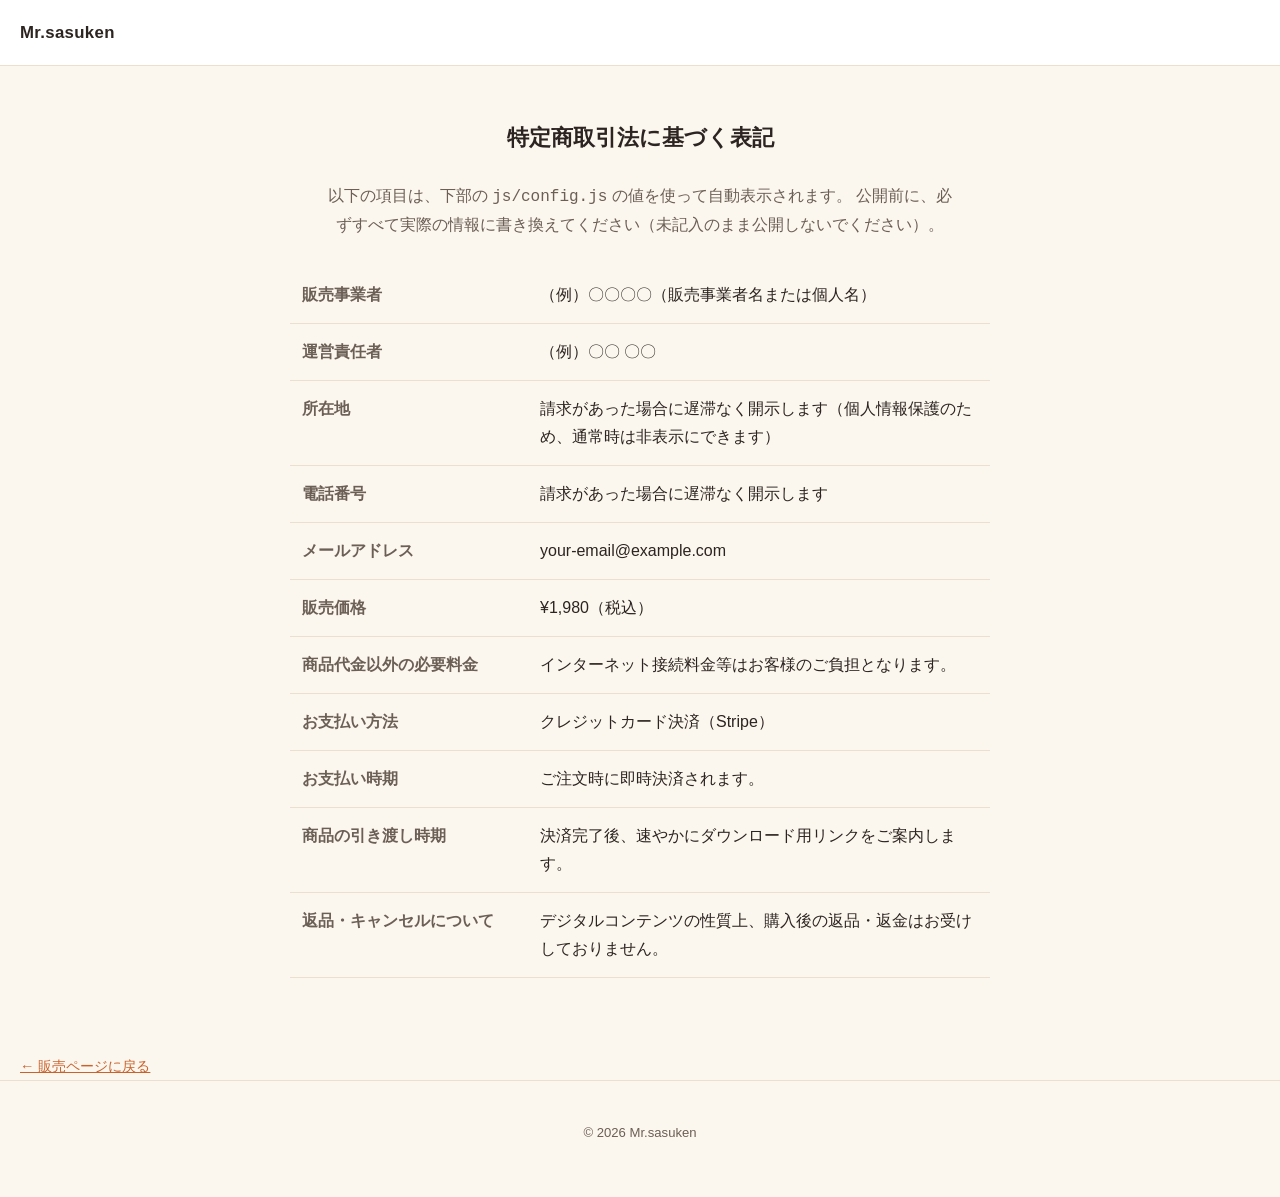
<file: legal.html>
<!DOCTYPE html>
<html lang="ja">
<head>
  <meta charset="UTF-8" />
  <meta name="viewport" content="width=device-width, initial-scale=1.0" />
  <title>特定商取引法に基づく表記｜Mr.sasuken</title>
  <link rel="stylesheet" href="css/style.css" />
</head>
<body>
  <header class="site-header">
    <a href="index.html" class="brand">Mr.sasuken</a>
  </header>

  <main>
    <section>
      <h2>特定商取引法に基づく表記</h2>
      <p class="lead">
        以下の項目は、下部の <code>js/config.js</code> の値を使って自動表示されます。
        公開前に、必ずすべて実際の情報に書き換えてください（未記入のまま公開しないでください）。
      </p>
      <table class="legal-table">
        <tr>
          <th>販売事業者</th>
          <td id="legal-name"></td>
        </tr>
        <tr>
          <th>運営責任者</th>
          <td id="legal-rep"></td>
        </tr>
        <tr>
          <th>所在地</th>
          <td id="legal-address"></td>
        </tr>
        <tr>
          <th>電話番号</th>
          <td id="legal-phone"></td>
        </tr>
        <tr>
          <th>メールアドレス</th>
          <td id="legal-email"></td>
        </tr>
        <tr>
          <th>販売価格</th>
          <td id="legal-price"></td>
        </tr>
        <tr>
          <th>商品代金以外の必要料金</th>
          <td id="legal-extra-fee"></td>
        </tr>
        <tr>
          <th>お支払い方法</th>
          <td id="legal-payment"></td>
        </tr>
        <tr>
          <th>お支払い時期</th>
          <td id="legal-payment-timing"></td>
        </tr>
        <tr>
          <th>商品の引き渡し時期</th>
          <td id="legal-delivery"></td>
        </tr>
        <tr>
          <th>返品・キャンセルについて</th>
          <td id="legal-refund"></td>
        </tr>
      </table>
    </section>
    <a class="back-link" href="index.html">← 販売ページに戻る</a>
  </main>

  <footer>
    <p id="copyright"></p>
  </footer>

  <script src="js/config.js"></script>
  <script src="js/legal.js"></script>
</body>
</html>
</file>
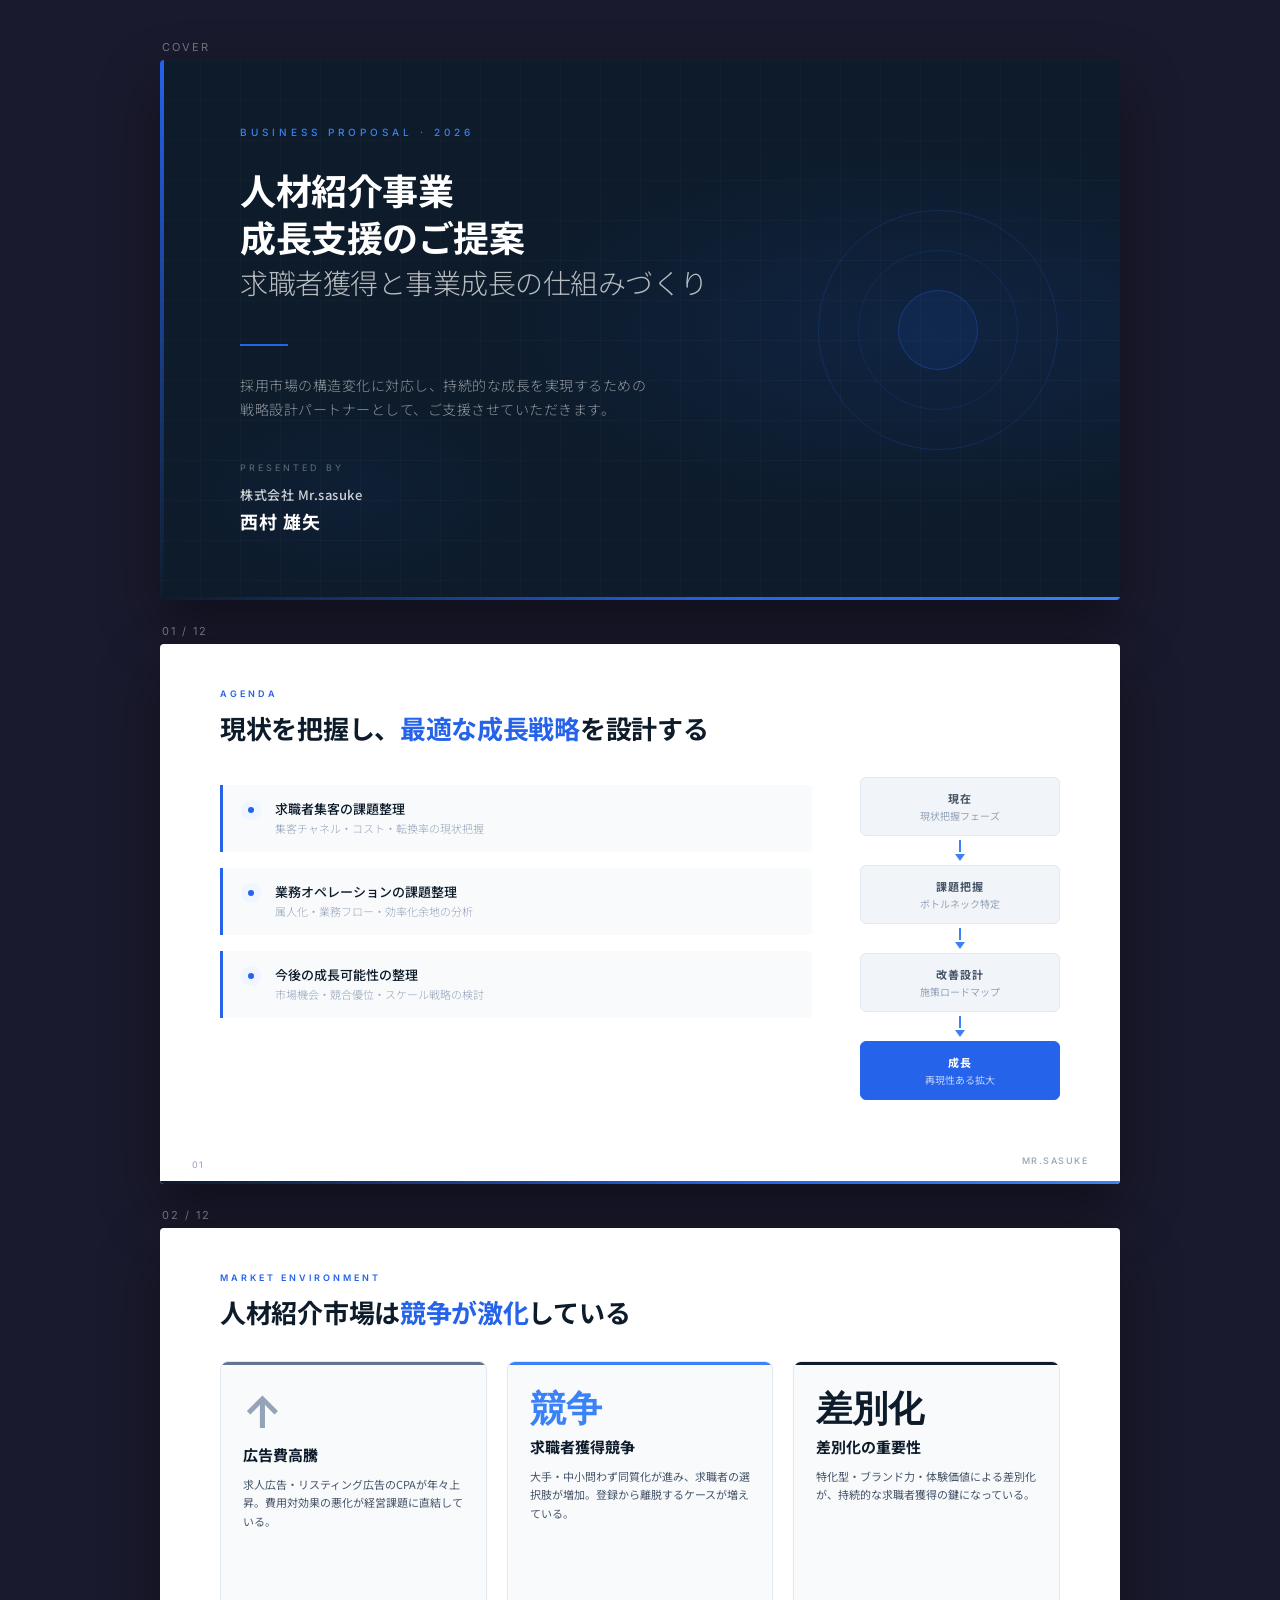
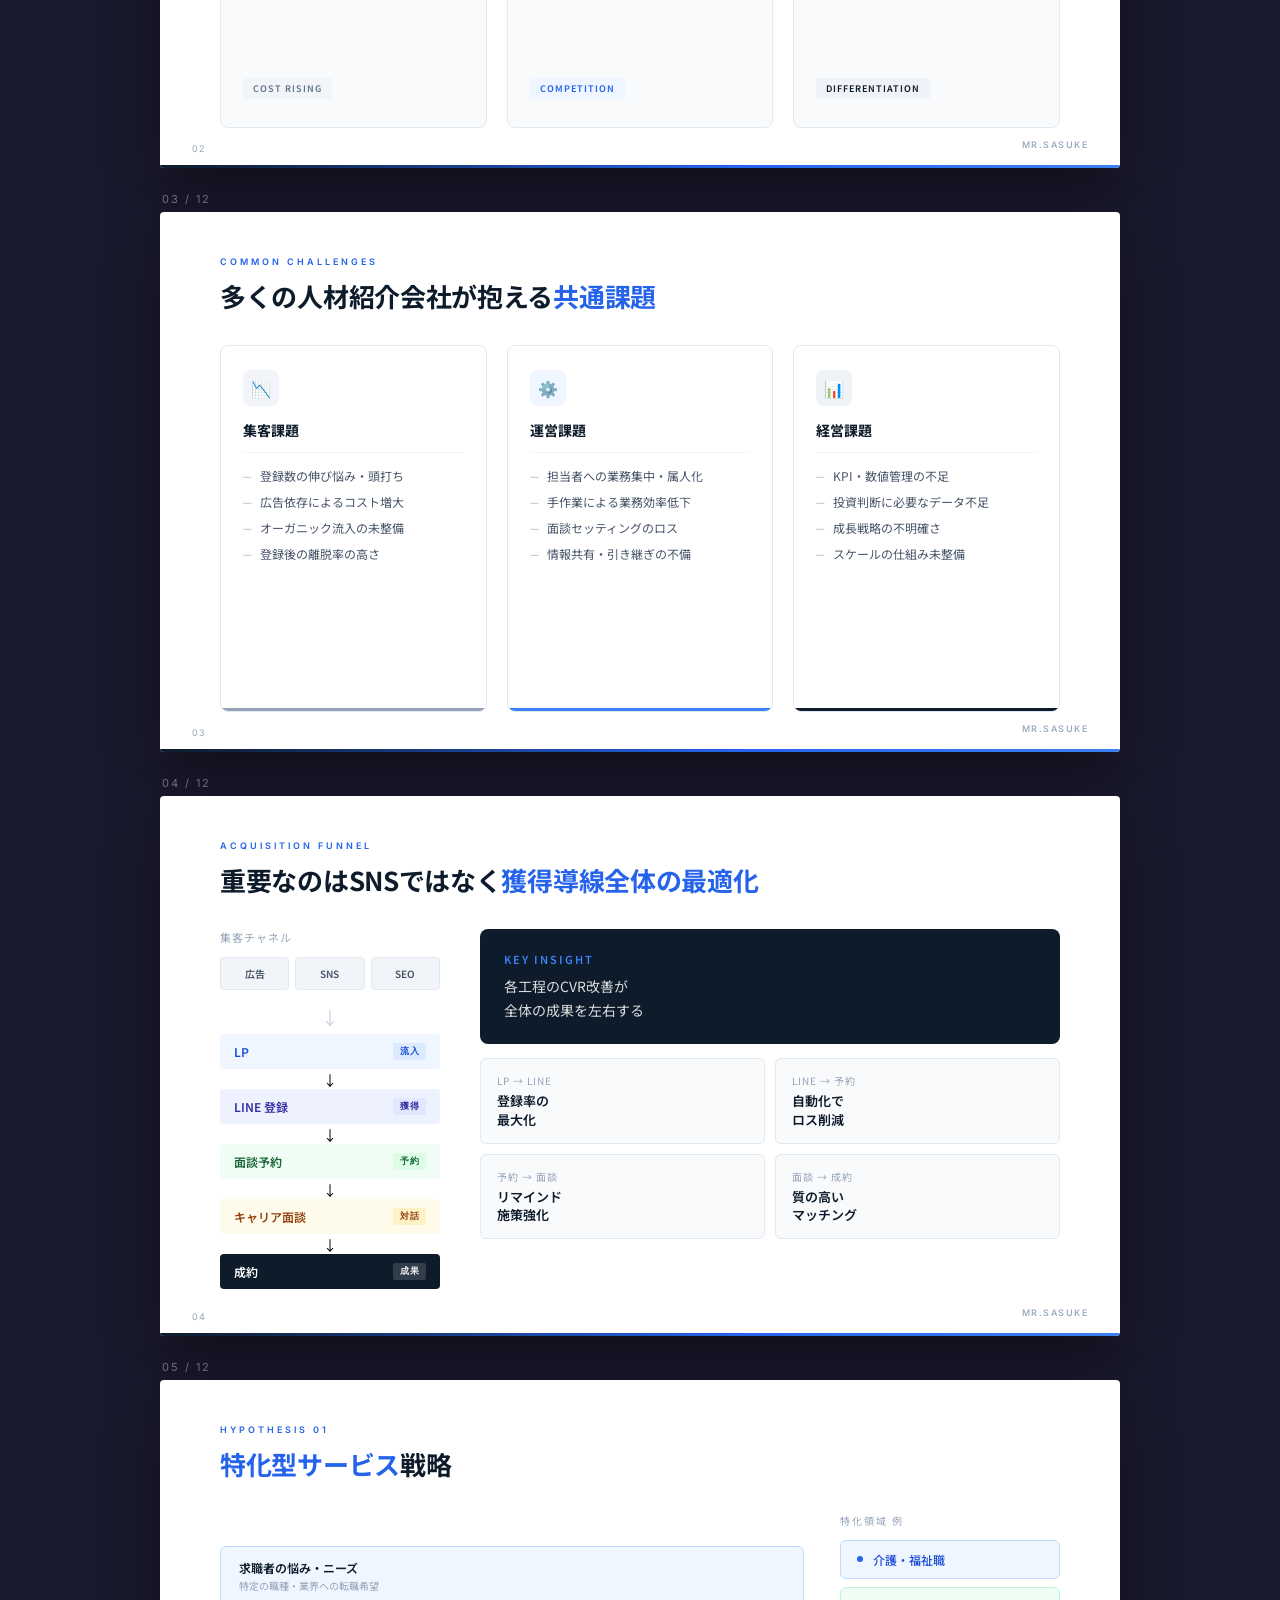
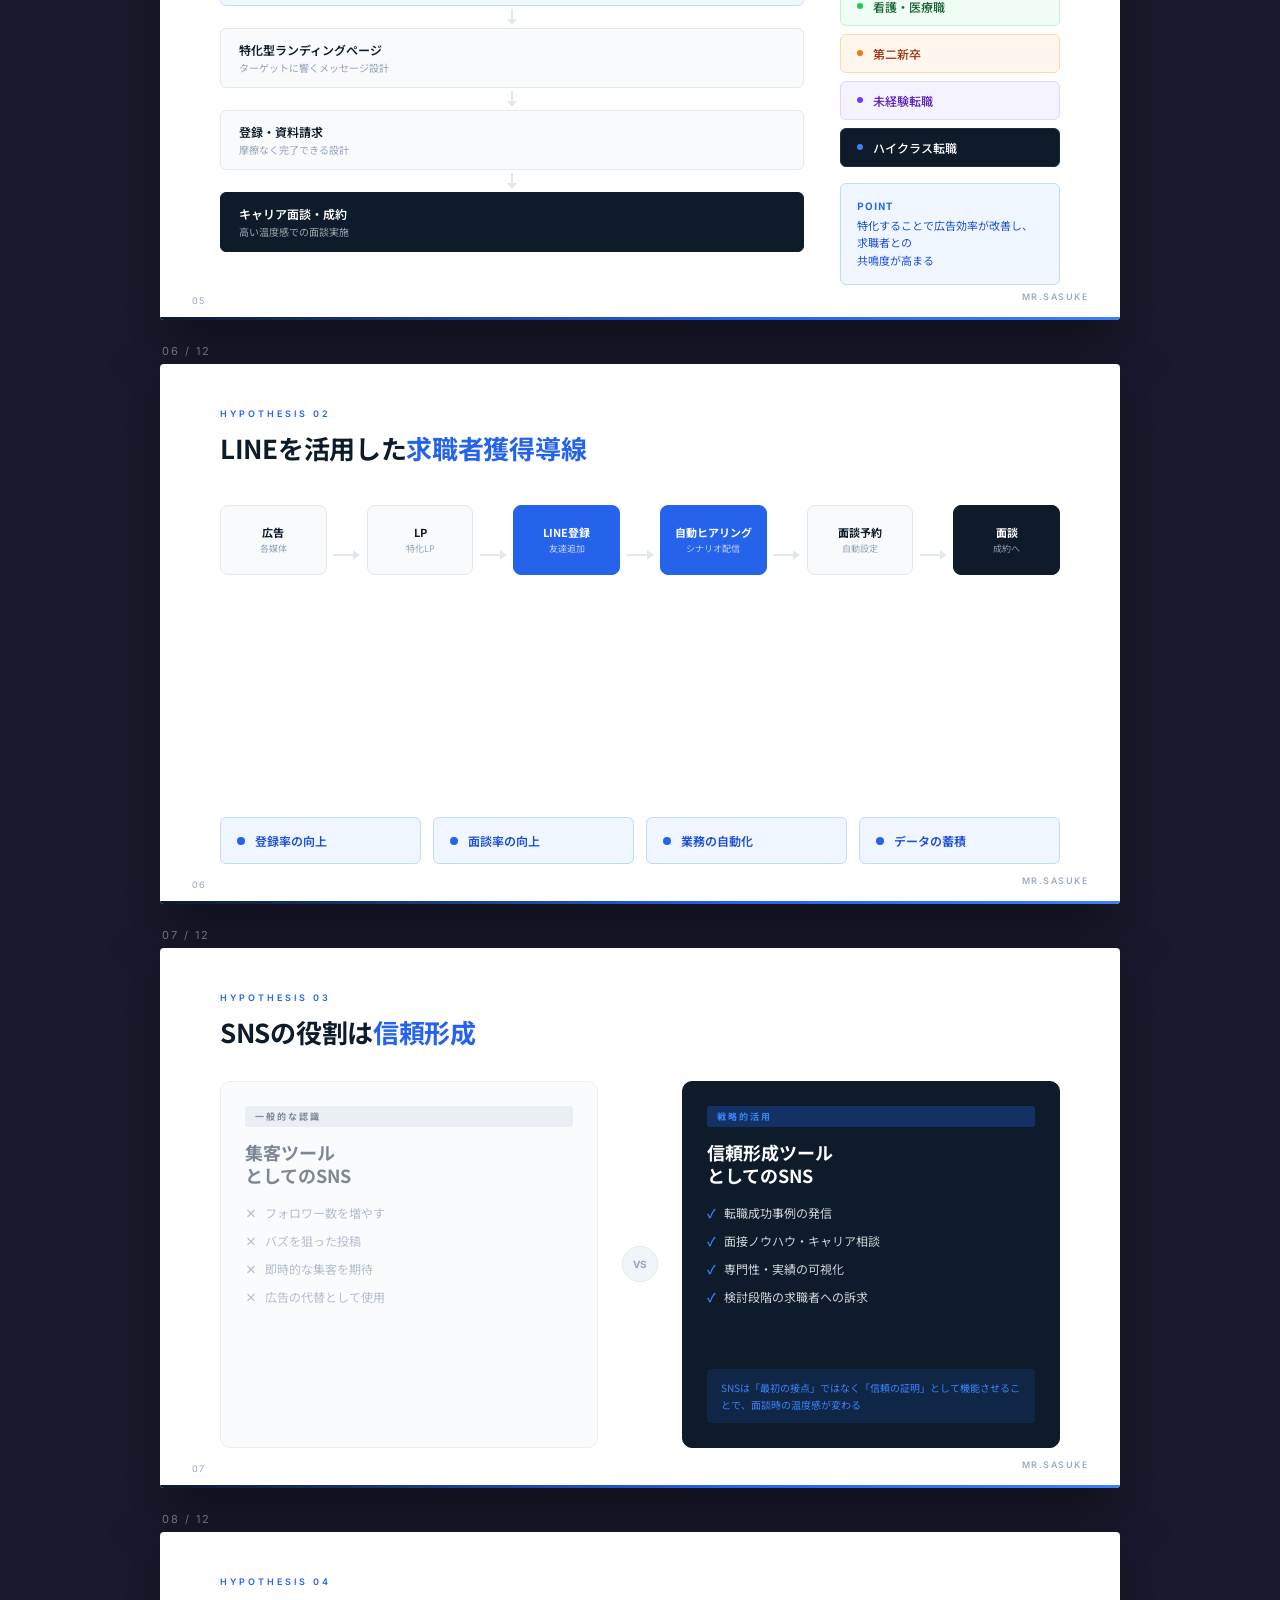
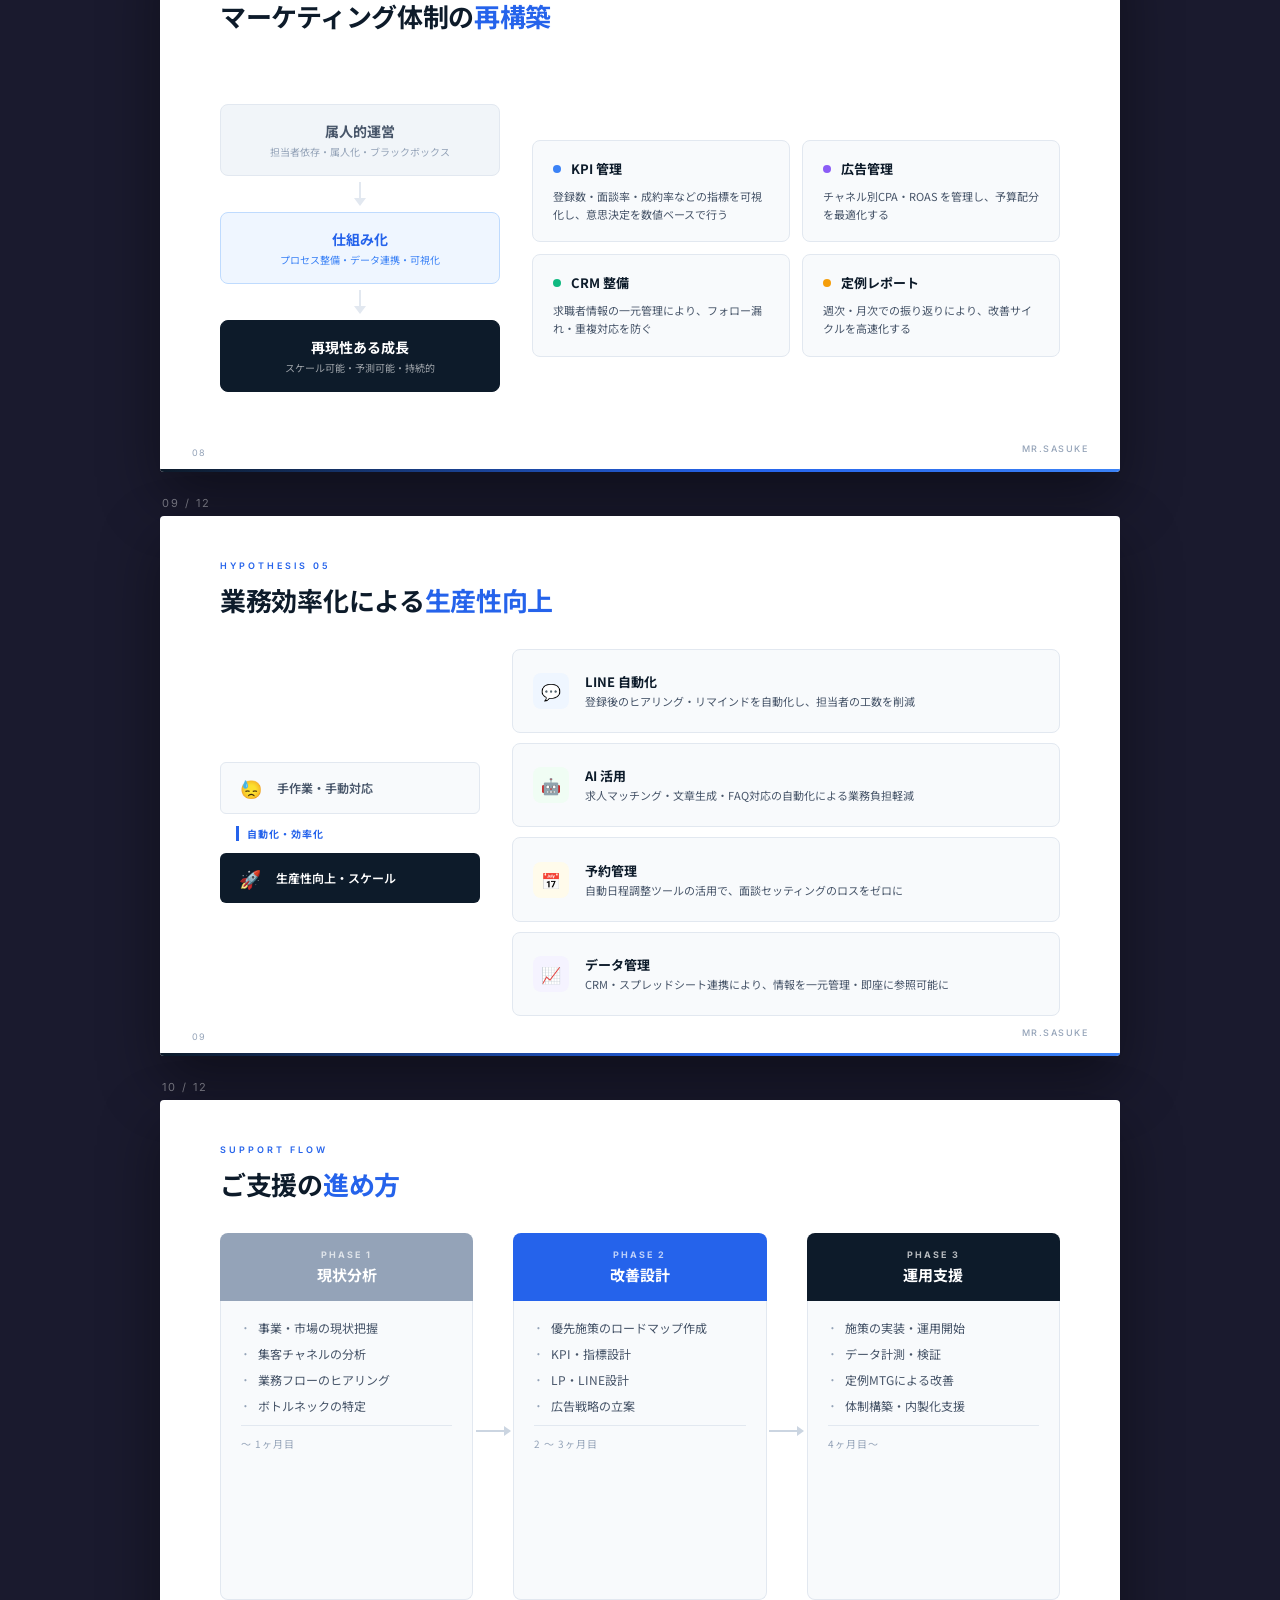
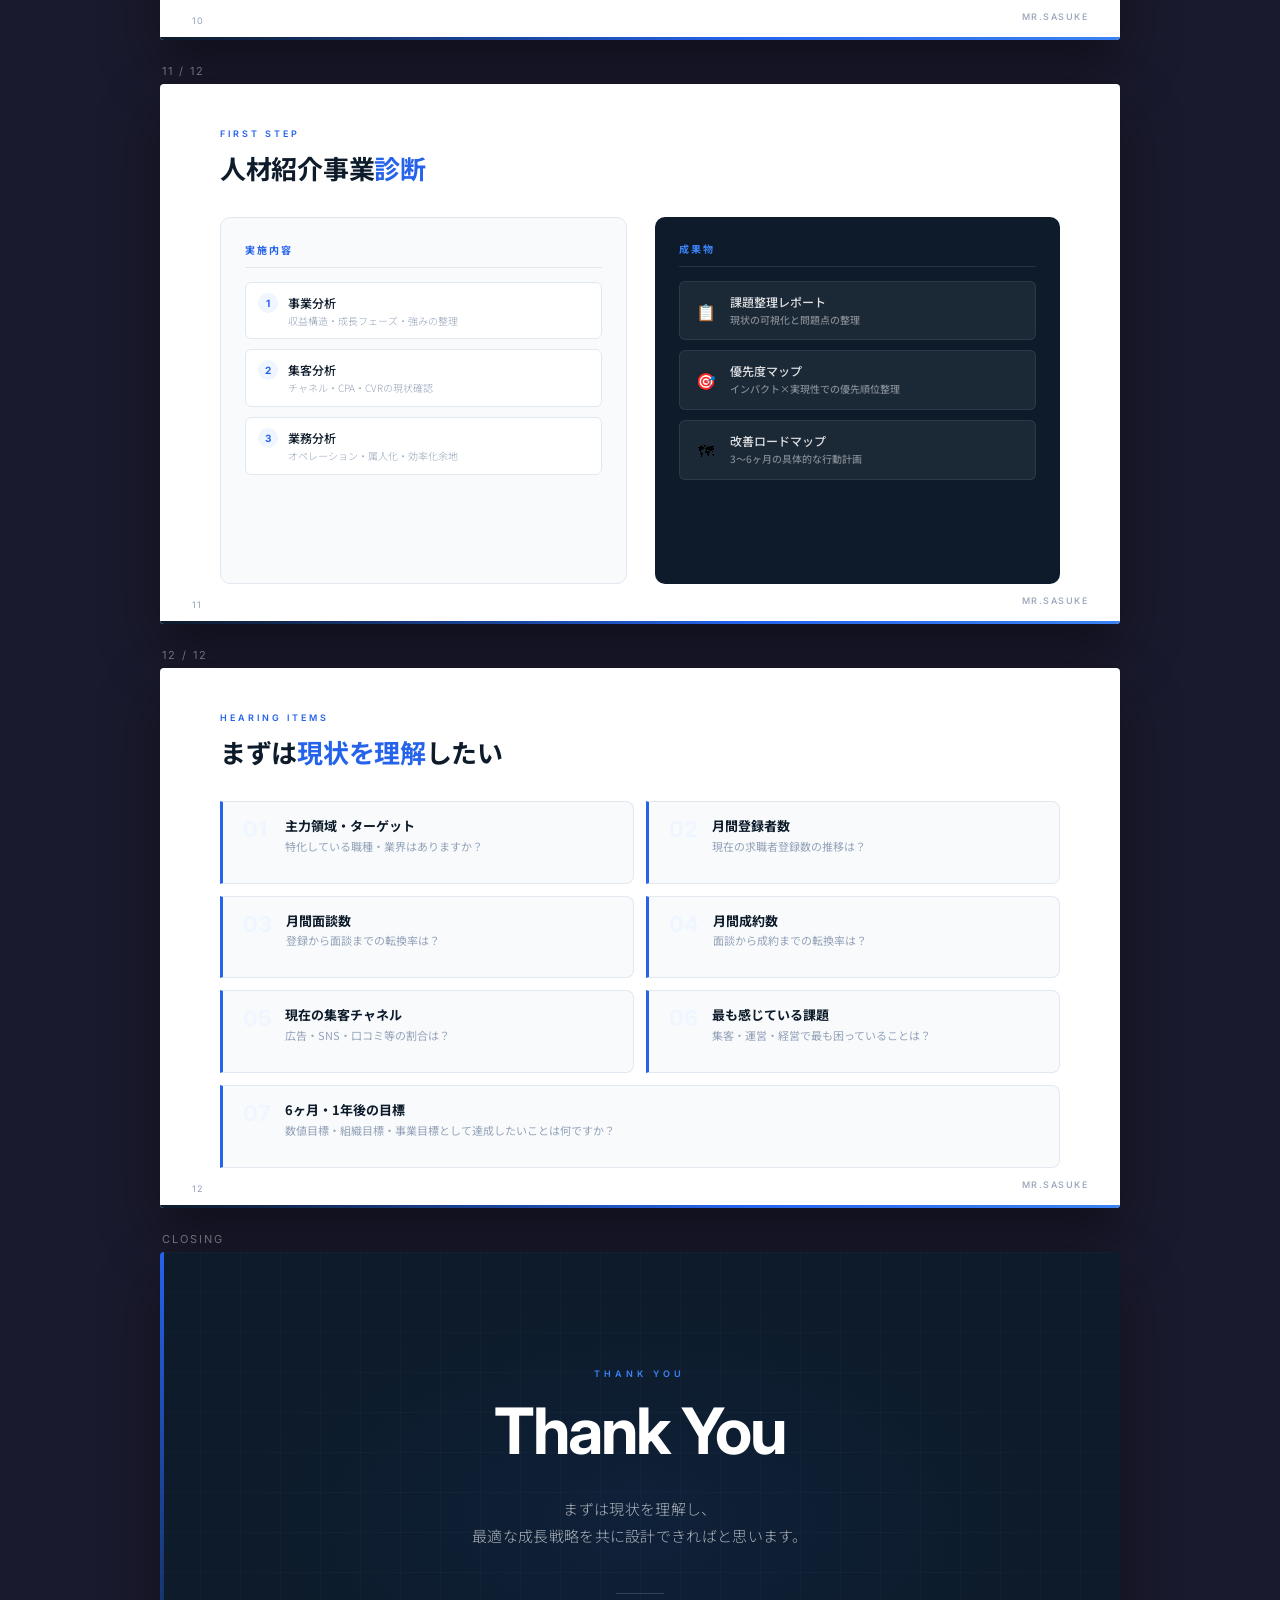
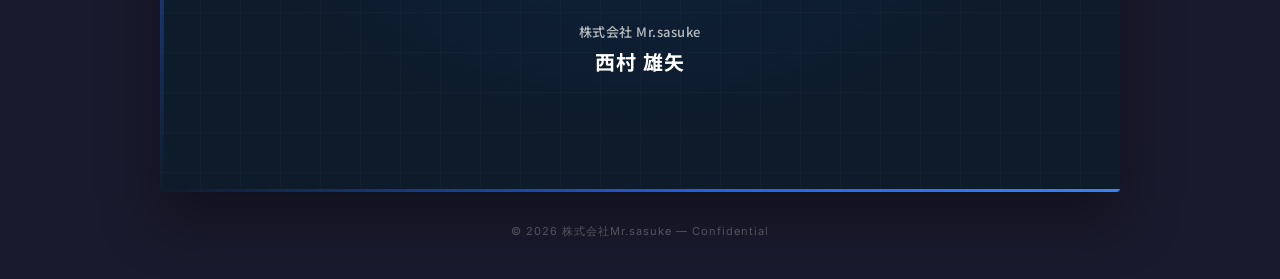
<file: proposal.html>
<!DOCTYPE html>
<html lang="ja">
<head>
<meta charset="UTF-8">
<meta name="viewport" content="width=device-width, initial-scale=1.0">
<title>人材紹介事業 成長支援のご提案 | 株式会社Mr.sasuke</title>
<style>
  @import url('https://fonts.googleapis.com/css2?family=Noto+Sans+JP:wght@300;400;500;700&family=Inter:wght@300;400;500;600;700&display=swap');

  :root {
    --navy: #0D1B2A;
    --navy-mid: #1A2E45;
    --navy-light: #243B55;
    --blue: #2563EB;
    --blue-light: #3B82F6;
    --blue-pale: #EFF6FF;
    --white: #FFFFFF;
    --gray-50: #F8FAFC;
    --gray-100: #F1F5F9;
    --gray-200: #E2E8F0;
    --gray-400: #94A3B8;
    --gray-600: #475569;
    --gray-800: #1E293B;
  }

  * { box-sizing: border-box; margin: 0; padding: 0; }

  body {
    font-family: 'Noto Sans JP', 'Inter', sans-serif;
    background: #1a1a2e;
    display: flex;
    flex-direction: column;
    align-items: center;
    gap: 24px;
    padding: 40px 20px;
  }

  .slide-wrapper {
    width: 100%;
    max-width: 960px;
    position: relative;
  }

  .slide-number {
    color: rgba(255,255,255,0.4);
    font-size: 11px;
    font-family: 'Inter', sans-serif;
    letter-spacing: 2px;
    text-transform: uppercase;
    margin-bottom: 6px;
    padding-left: 2px;
  }

  .slide {
    width: 100%;
    aspect-ratio: 16/9;
    background: var(--white);
    border-radius: 4px;
    overflow: hidden;
    position: relative;
    box-shadow: 0 25px 60px rgba(0,0,0,0.4);
    display: flex;
    flex-direction: column;
  }

  /* ===== COMMON ELEMENTS ===== */
  .slide-footer {
    position: absolute;
    bottom: 0;
    left: 0;
    right: 0;
    height: 3px;
    background: linear-gradient(90deg, var(--navy) 0%, var(--blue) 60%, var(--blue-light) 100%);
  }

  .logo-mark {
    position: absolute;
    bottom: 18px;
    right: 32px;
    font-family: 'Inter', sans-serif;
    font-size: 9px;
    font-weight: 500;
    letter-spacing: 1.5px;
    color: var(--gray-400);
    text-transform: uppercase;
  }

  .page-num {
    position: absolute;
    bottom: 14px;
    left: 32px;
    font-family: 'Inter', sans-serif;
    font-size: 9px;
    color: var(--gray-400);
    letter-spacing: 1px;
  }

  /* ===== COVER SLIDE ===== */
  #slide-cover {
    background: var(--navy);
    justify-content: center;
    align-items: flex-start;
    padding: 0;
  }

  .cover-bg {
    position: absolute;
    inset: 0;
    background:
      radial-gradient(ellipse 80% 60% at 80% 50%, rgba(37,99,235,0.12) 0%, transparent 60%),
      radial-gradient(ellipse 40% 40% at 20% 80%, rgba(37,99,235,0.06) 0%, transparent 50%);
  }

  .cover-grid {
    position: absolute;
    inset: 0;
    background-image:
      linear-gradient(rgba(255,255,255,0.02) 1px, transparent 1px),
      linear-gradient(90deg, rgba(255,255,255,0.02) 1px, transparent 1px);
    background-size: 40px 40px;
  }

  .cover-accent-line {
    position: absolute;
    top: 0;
    left: 0;
    width: 4px;
    height: 100%;
    background: linear-gradient(180deg, var(--blue) 0%, transparent 100%);
  }

  .cover-content {
    position: relative;
    z-index: 1;
    padding: 0 80px;
    height: 100%;
    display: flex;
    flex-direction: column;
    justify-content: center;
  }

  .cover-label {
    font-family: 'Inter', sans-serif;
    font-size: 10px;
    font-weight: 500;
    letter-spacing: 4px;
    text-transform: uppercase;
    color: var(--blue-light);
    margin-bottom: 28px;
  }

  .cover-title {
    font-size: 36px;
    font-weight: 700;
    color: var(--white);
    line-height: 1.3;
    letter-spacing: -0.5px;
    margin-bottom: 16px;
  }

  .cover-title span {
    display: block;
    font-size: 28px;
    font-weight: 300;
    color: rgba(255,255,255,0.7);
    margin-top: 4px;
  }

  .cover-divider {
    width: 48px;
    height: 2px;
    background: var(--blue);
    margin: 28px 0;
  }

  .cover-sub {
    font-size: 14px;
    font-weight: 300;
    color: rgba(255,255,255,0.55);
    letter-spacing: 0.5px;
    margin-bottom: 40px;
    line-height: 1.7;
  }

  .cover-presenter {
    display: flex;
    flex-direction: column;
    gap: 4px;
  }

  .cover-presenter .label {
    font-family: 'Inter', sans-serif;
    font-size: 9px;
    letter-spacing: 3px;
    text-transform: uppercase;
    color: rgba(255,255,255,0.35);
    margin-bottom: 8px;
  }

  .cover-presenter .company {
    font-size: 13px;
    font-weight: 500;
    color: rgba(255,255,255,0.8);
    letter-spacing: 0.5px;
  }

  .cover-presenter .name {
    font-size: 18px;
    font-weight: 700;
    color: var(--white);
    letter-spacing: 1px;
  }

  .cover-right-deco {
    position: absolute;
    right: 0;
    top: 0;
    bottom: 0;
    width: 38%;
    display: flex;
    align-items: center;
    justify-content: center;
  }

  .cover-circle-outer {
    width: 240px;
    height: 240px;
    border-radius: 50%;
    border: 1px solid rgba(37,99,235,0.2);
    display: flex;
    align-items: center;
    justify-content: center;
    position: relative;
  }

  .cover-circle-inner {
    width: 160px;
    height: 160px;
    border-radius: 50%;
    border: 1px solid rgba(37,99,235,0.15);
    display: flex;
    align-items: center;
    justify-content: center;
  }

  .cover-circle-core {
    width: 80px;
    height: 80px;
    border-radius: 50%;
    background: rgba(37,99,235,0.08);
    border: 1px solid rgba(37,99,235,0.3);
  }

  /* ===== COMMON SLIDE LAYOUT ===== */
  .slide-inner {
    flex: 1;
    padding: 44px 60px 40px;
    display: flex;
    flex-direction: column;
    position: relative;
  }

  .slide-tag {
    font-family: 'Inter', sans-serif;
    font-size: 9px;
    font-weight: 600;
    letter-spacing: 3px;
    text-transform: uppercase;
    color: var(--blue);
    margin-bottom: 12px;
  }

  .slide-title {
    font-size: 26px;
    font-weight: 700;
    color: var(--navy);
    line-height: 1.3;
    letter-spacing: -0.3px;
    margin-bottom: 32px;
  }

  .slide-title .highlight {
    color: var(--blue);
  }

  /* ===== SLIDE 1 — PURPOSE ===== */
  .purpose-layout {
    display: flex;
    gap: 48px;
    flex: 1;
    align-items: flex-start;
  }

  .purpose-left {
    flex: 1;
  }

  .purpose-list {
    list-style: none;
    display: flex;
    flex-direction: column;
    gap: 16px;
    margin-top: 8px;
  }

  .purpose-list li {
    display: flex;
    align-items: flex-start;
    gap: 14px;
    padding: 14px 18px;
    background: var(--gray-50);
    border-left: 3px solid var(--blue);
    border-radius: 0 4px 4px 0;
  }

  .purpose-list .li-icon {
    width: 20px;
    height: 20px;
    background: var(--blue-pale);
    border-radius: 50%;
    display: flex;
    align-items: center;
    justify-content: center;
    flex-shrink: 0;
    margin-top: 1px;
  }

  .purpose-list .li-icon::after {
    content: '';
    width: 6px;
    height: 6px;
    background: var(--blue);
    border-radius: 50%;
  }

  .purpose-list li span {
    font-size: 13px;
    font-weight: 500;
    color: var(--navy);
    line-height: 1.5;
  }

  .purpose-right {
    width: 200px;
    display: flex;
    flex-direction: column;
    align-items: center;
  }

  .flow-steps {
    display: flex;
    flex-direction: column;
    align-items: center;
    width: 100%;
    gap: 0;
  }

  .flow-step {
    width: 100%;
    padding: 12px 16px;
    text-align: center;
    border-radius: 6px;
    position: relative;
  }

  .flow-step.current {
    background: var(--gray-100);
    border: 1px solid var(--gray-200);
  }

  .flow-step.target {
    background: var(--blue);
    border: 1px solid var(--blue);
  }

  .flow-step .step-label {
    font-size: 11px;
    font-weight: 700;
    letter-spacing: 1px;
  }

  .flow-step.current .step-label { color: var(--gray-600); }
  .flow-step.target .step-label { color: var(--white); }

  .flow-step .step-desc {
    font-size: 10px;
    margin-top: 2px;
  }
  .flow-step.current .step-desc { color: var(--gray-400); }
  .flow-step.target .step-desc { color: rgba(255,255,255,0.7); }

  .flow-arrow {
    display: flex;
    flex-direction: column;
    align-items: center;
    padding: 4px 0;
    gap: 2px;
  }

  .flow-arrow .arr-line {
    width: 2px;
    height: 12px;
    background: var(--gray-200);
  }

  .flow-arrow .arr-head {
    width: 0;
    height: 0;
    border-left: 5px solid transparent;
    border-right: 5px solid transparent;
    border-top: 7px solid var(--gray-200);
  }

  .flow-arrow.blue .arr-line { background: var(--blue-light); }
  .flow-arrow.blue .arr-head { border-top-color: var(--blue-light); }

  /* ===== SLIDE 2 — MARKET ===== */
  .three-col {
    display: grid;
    grid-template-columns: 1fr 1fr 1fr;
    gap: 20px;
    flex: 1;
    align-items: stretch;
  }

  .market-card {
    background: var(--gray-50);
    border-radius: 8px;
    padding: 28px 22px;
    display: flex;
    flex-direction: column;
    align-items: flex-start;
    border: 1px solid var(--gray-200);
    position: relative;
    overflow: hidden;
  }

  .market-card::before {
    content: '';
    position: absolute;
    top: 0;
    left: 0;
    right: 0;
    height: 3px;
  }

  .market-card.c1::before { background: #64748B; }
  .market-card.c2::before { background: var(--blue-light); }
  .market-card.c3::before { background: var(--navy); }

  .market-card .card-number {
    font-family: 'Inter', sans-serif;
    font-size: 44px;
    font-weight: 700;
    line-height: 1;
    margin-bottom: 10px;
  }

  .market-card.c1 .card-number { color: #94A3B8; }
  .market-card.c2 .card-number { color: var(--blue-light); }
  .market-card.c3 .card-number { color: var(--navy); }

  .market-card .card-title {
    font-size: 15px;
    font-weight: 700;
    color: var(--navy);
    margin-bottom: 10px;
    line-height: 1.4;
  }

  .market-card .card-desc {
    font-size: 11px;
    color: var(--gray-600);
    line-height: 1.7;
    flex: 1;
  }

  .market-card .card-tag {
    margin-top: 16px;
    padding: 4px 10px;
    border-radius: 2px;
    font-size: 9px;
    font-weight: 600;
    letter-spacing: 1px;
    text-transform: uppercase;
  }

  .market-card.c1 .card-tag { background: #F1F5F9; color: #64748B; }
  .market-card.c2 .card-tag { background: var(--blue-pale); color: var(--blue); }
  .market-card.c3 .card-tag { background: #EFF2F7; color: var(--navy); }

  /* ===== SLIDE 3 — CHALLENGES ===== */
  .challenges-grid {
    display: grid;
    grid-template-columns: 1fr 1fr 1fr;
    gap: 20px;
    flex: 1;
  }

  .challenge-box {
    background: var(--white);
    border: 1px solid var(--gray-200);
    border-radius: 8px;
    padding: 24px 22px;
    display: flex;
    flex-direction: column;
    position: relative;
    overflow: hidden;
  }

  .challenge-box::after {
    content: '';
    position: absolute;
    bottom: 0;
    left: 0;
    right: 0;
    height: 3px;
  }

  .challenge-box.b1::after { background: #94A3B8; }
  .challenge-box.b2::after { background: var(--blue-light); }
  .challenge-box.b3::after { background: var(--navy); }

  .challenge-box .box-icon {
    width: 36px;
    height: 36px;
    border-radius: 8px;
    display: flex;
    align-items: center;
    justify-content: center;
    margin-bottom: 14px;
    font-size: 16px;
  }

  .challenge-box.b1 .box-icon { background: #F1F5F9; }
  .challenge-box.b2 .box-icon { background: var(--blue-pale); }
  .challenge-box.b3 .box-icon { background: #EFF2F7; }

  .challenge-box .box-title {
    font-size: 14px;
    font-weight: 700;
    color: var(--navy);
    margin-bottom: 14px;
    padding-bottom: 12px;
    border-bottom: 1px solid var(--gray-100);
  }

  .challenge-box .box-list {
    list-style: none;
    display: flex;
    flex-direction: column;
    gap: 8px;
  }

  .challenge-box .box-list li {
    font-size: 12px;
    color: var(--gray-600);
    line-height: 1.5;
    display: flex;
    align-items: flex-start;
    gap: 8px;
  }

  .challenge-box .box-list li::before {
    content: '—';
    font-size: 10px;
    color: var(--gray-400);
    flex-shrink: 0;
    margin-top: 1px;
  }

  /* ===== SLIDE 4 — FUNNEL ===== */
  .funnel-layout {
    display: flex;
    gap: 40px;
    flex: 1;
    align-items: flex-start;
  }

  .funnel-left {
    flex: 0 0 220px;
  }

  .funnel-left .funnel-label {
    font-size: 11px;
    color: var(--gray-400);
    letter-spacing: 1px;
    text-transform: uppercase;
    margin-bottom: 12px;
  }

  .funnel-top-row {
    display: flex;
    gap: 6px;
    margin-bottom: 10px;
  }

  .funnel-top-item {
    flex: 1;
    padding: 8px 6px;
    background: var(--gray-100);
    border-radius: 4px;
    text-align: center;
    font-size: 10px;
    font-weight: 600;
    color: var(--gray-600);
    border: 1px solid var(--gray-200);
  }

  .funnel-items {
    display: flex;
    flex-direction: column;
    align-items: center;
    gap: 0;
  }

  .funnel-item {
    width: 100%;
    padding: 9px 14px;
    display: flex;
    align-items: center;
    justify-content: space-between;
    border-radius: 4px;
    margin-bottom: 2px;
  }

  .funnel-item .fi-label {
    font-size: 12px;
    font-weight: 600;
  }

  .funnel-item .fi-badge {
    font-family: 'Inter', sans-serif;
    font-size: 9px;
    font-weight: 700;
    padding: 2px 7px;
    border-radius: 2px;
    letter-spacing: 0.5px;
  }

  .funnel-item.f1 { background: #EFF6FF; }
  .funnel-item.f1 .fi-label { color: #1D4ED8; }
  .funnel-item.f1 .fi-badge { background: #DBEAFE; color: #1D4ED8; }

  .funnel-item.f2 { background: #EEF2FF; }
  .funnel-item.f2 .fi-label { color: #3730A3; }
  .funnel-item.f2 .fi-badge { background: #E0E7FF; color: #3730A3; }

  .funnel-item.f3 { background: #F0FDF4; }
  .funnel-item.f3 .fi-label { color: #166534; }
  .funnel-item.f3 .fi-badge { background: #DCFCE7; color: #166534; }

  .funnel-item.f4 { background: #FFFBEB; }
  .funnel-item.f4 .fi-label { color: #92400E; }
  .funnel-item.f4 .fi-badge { background: #FEF3C7; color: #92400E; }

  .funnel-item.f5 { background: var(--navy); }
  .funnel-item.f5 .fi-label { color: var(--white); }
  .funnel-item.f5 .fi-badge { background: rgba(255,255,255,0.15); color: rgba(255,255,255,0.9); }

  .funnel-arrow-small {
    text-align: center;
    color: var(--gray-300);
    font-size: 14px;
    line-height: 1;
    padding: 2px 0;
  }

  .funnel-right {
    flex: 1;
    display: flex;
    flex-direction: column;
    gap: 14px;
  }

  .funnel-insight {
    background: var(--navy);
    border-radius: 8px;
    padding: 22px 24px;
    color: var(--white);
  }

  .funnel-insight .insight-title {
    font-size: 11px;
    font-weight: 600;
    letter-spacing: 2px;
    text-transform: uppercase;
    color: var(--blue-light);
    margin-bottom: 8px;
  }

  .funnel-insight .insight-text {
    font-size: 14px;
    font-weight: 400;
    color: rgba(255,255,255,0.85);
    line-height: 1.7;
  }

  .kpi-grid {
    display: grid;
    grid-template-columns: 1fr 1fr;
    gap: 10px;
  }

  .kpi-card {
    background: var(--gray-50);
    border: 1px solid var(--gray-200);
    border-radius: 6px;
    padding: 14px 16px;
  }

  .kpi-card .kpi-label {
    font-size: 10px;
    color: var(--gray-400);
    letter-spacing: 1px;
    text-transform: uppercase;
    margin-bottom: 4px;
  }

  .kpi-card .kpi-value {
    font-size: 13px;
    font-weight: 600;
    color: var(--navy);
    line-height: 1.4;
  }

  /* ===== SLIDE 5 — HYPOTHESIS 1 ===== */
  .hypo-layout {
    display: flex;
    gap: 36px;
    flex: 1;
  }

  .hypo-left {
    flex: 1;
    display: flex;
    flex-direction: column;
  }

  .hypo-flow {
    display: flex;
    flex-direction: column;
    gap: 0;
    flex: 1;
    justify-content: center;
  }

  .hf-step {
    padding: 12px 18px;
    border-radius: 6px;
    border: 1px solid var(--gray-200);
    background: var(--gray-50);
    position: relative;
  }

  .hf-step.hf-start {
    background: var(--blue-pale);
    border-color: #BFDBFE;
  }

  .hf-step.hf-end {
    background: var(--navy);
    border-color: var(--navy);
  }

  .hf-step .hf-label {
    font-size: 12px;
    font-weight: 600;
    color: var(--navy);
  }

  .hf-step.hf-end .hf-label { color: var(--white); }

  .hf-step .hf-sub {
    font-size: 10px;
    color: var(--gray-400);
    margin-top: 2px;
  }

  .hf-step.hf-end .hf-sub { color: rgba(255,255,255,0.6); }

  .hf-arrow {
    display: flex;
    align-items: center;
    padding: 5px 20px;
  }

  .hf-arrow::before {
    content: '';
    display: block;
    width: 2px;
    height: 14px;
    background: var(--gray-200);
    margin: 0 auto;
  }

  .hf-arrow-down {
    display: flex;
    flex-direction: column;
    align-items: center;
    padding: 3px 0;
  }

  .hf-arrow-down .ad-line {
    width: 2px;
    height: 10px;
    background: var(--gray-200);
  }

  .hf-arrow-down .ad-head {
    width: 0;
    height: 0;
    border-left: 5px solid transparent;
    border-right: 5px solid transparent;
    border-top: 6px solid var(--gray-200);
  }

  .hypo-right {
    flex: 0 0 220px;
  }

  .sector-label {
    font-size: 10px;
    color: var(--gray-400);
    letter-spacing: 2px;
    text-transform: uppercase;
    margin-bottom: 12px;
  }

  .sector-tags {
    display: flex;
    flex-direction: column;
    gap: 8px;
  }

  .sector-tag {
    padding: 10px 16px;
    border-radius: 6px;
    font-size: 12px;
    font-weight: 500;
    display: flex;
    align-items: center;
    gap: 10px;
    border: 1px solid var(--gray-200);
  }

  .sector-tag::before {
    content: '';
    width: 6px;
    height: 6px;
    border-radius: 50%;
    flex-shrink: 0;
  }

  .sector-tag.s1 { background: #EFF6FF; color: #1D4ED8; border-color: #BFDBFE; }
  .sector-tag.s1::before { background: #2563EB; }
  .sector-tag.s2 { background: #F0FDF4; color: #166534; border-color: #BBF7D0; }
  .sector-tag.s2::before { background: #22C55E; }
  .sector-tag.s3 { background: #FFF7ED; color: #9A3412; border-color: #FED7AA; }
  .sector-tag.s3::before { background: #F97316; }
  .sector-tag.s4 { background: #F5F3FF; color: #5B21B6; border-color: #DDD6FE; }
  .sector-tag.s4::before { background: #7C3AED; }
  .sector-tag.s5 { background: #0D1B2A; color: var(--white); border-color: var(--navy-mid); }
  .sector-tag.s5::before { background: var(--blue-light); }

  /* ===== SLIDE 6 — HYPOTHESIS 2 ===== */
  .line-flow {
    display: flex;
    align-items: stretch;
    gap: 0;
    flex: 1;
    margin-top: 4px;
  }

  .line-step {
    flex: 1;
    display: flex;
    flex-direction: column;
    align-items: center;
    position: relative;
  }

  .line-step-box {
    width: 100%;
    padding: 14px 10px;
    border-radius: 8px;
    text-align: center;
    border: 1px solid var(--gray-200);
    background: var(--gray-50);
    height: 70px;
    display: flex;
    flex-direction: column;
    align-items: center;
    justify-content: center;
  }

  .line-step-box.ls-active {
    background: var(--navy);
    border-color: var(--navy);
  }

  .line-step-box.ls-blue {
    background: var(--blue);
    border-color: var(--blue);
  }

  .line-step-box .ls-label {
    font-size: 11px;
    font-weight: 700;
    color: var(--navy);
    line-height: 1.3;
  }

  .line-step-box.ls-active .ls-label,
  .line-step-box.ls-blue .ls-label { color: var(--white); }

  .line-step-box .ls-sub {
    font-size: 9px;
    color: var(--gray-400);
    margin-top: 3px;
  }

  .line-step-box.ls-active .ls-sub { color: rgba(255,255,255,0.55); }
  .line-step-box.ls-blue .ls-sub { color: rgba(255,255,255,0.7); }

  .line-connector {
    display: flex;
    align-items: center;
    padding: 0 4px;
    margin-top: -35px;
    position: relative;
    z-index: 1;
    align-self: flex-start;
    margin-top: 35px;
  }

  .line-conn-inner {
    display: flex;
    align-items: center;
    gap: 0;
  }

  .lc-line {
    height: 2px;
    width: 20px;
    background: var(--gray-200);
  }

  .lc-head {
    width: 0;
    height: 0;
    border-top: 5px solid transparent;
    border-bottom: 5px solid transparent;
    border-left: 7px solid var(--gray-200);
  }

  .line-benefits {
    display: flex;
    gap: 12px;
    margin-top: 20px;
  }

  .line-benefit {
    flex: 1;
    padding: 14px 16px;
    background: var(--blue-pale);
    border-radius: 6px;
    border: 1px solid #BFDBFE;
    display: flex;
    align-items: center;
    gap: 10px;
  }

  .lb-dot {
    width: 8px;
    height: 8px;
    background: var(--blue);
    border-radius: 50%;
    flex-shrink: 0;
  }

  .lb-text {
    font-size: 12px;
    font-weight: 600;
    color: #1D4ED8;
  }

  /* ===== SLIDE 7 — HYPOTHESIS 3 ===== */
  .compare-layout {
    display: flex;
    gap: 20px;
    flex: 1;
    align-items: stretch;
  }

  .compare-col {
    flex: 1;
    border-radius: 10px;
    padding: 24px 24px;
    display: flex;
    flex-direction: column;
    position: relative;
    overflow: hidden;
  }

  .compare-col.col-left {
    background: var(--gray-50);
    border: 1px solid var(--gray-200);
    opacity: 0.7;
  }

  .compare-col.col-right {
    background: var(--navy);
    border: 1px solid var(--navy);
  }

  .compare-col .col-badge {
    display: inline-block;
    padding: 4px 10px;
    border-radius: 3px;
    font-size: 9px;
    font-weight: 700;
    letter-spacing: 2px;
    text-transform: uppercase;
    margin-bottom: 14px;
  }

  .col-left .col-badge { background: var(--gray-200); color: var(--gray-600); }
  .col-right .col-badge { background: rgba(37,99,235,0.3); color: var(--blue-light); }

  .compare-col .col-title {
    font-size: 18px;
    font-weight: 700;
    margin-bottom: 16px;
    line-height: 1.3;
  }

  .col-left .col-title { color: var(--gray-600); }
  .col-right .col-title { color: var(--white); }

  .compare-col .col-list {
    list-style: none;
    display: flex;
    flex-direction: column;
    gap: 10px;
    flex: 1;
  }

  .compare-col .col-list li {
    font-size: 12px;
    line-height: 1.5;
    display: flex;
    align-items: flex-start;
    gap: 8px;
  }

  .col-left .col-list li { color: var(--gray-400); }
  .col-right .col-list li { color: rgba(255,255,255,0.8); }

  .col-left .col-list li::before { content: '×'; color: #94A3B8; font-weight: 700; }
  .col-right .col-list li::before { content: '✓'; color: var(--blue-light); font-weight: 700; }

  .compare-vs {
    display: flex;
    align-items: center;
    justify-content: center;
    width: 44px;
    flex-shrink: 0;
  }

  .compare-vs-inner {
    width: 36px;
    height: 36px;
    border-radius: 50%;
    background: var(--gray-100);
    border: 1px solid var(--gray-200);
    display: flex;
    align-items: center;
    justify-content: center;
    font-size: 10px;
    font-weight: 700;
    color: var(--gray-400);
    font-family: 'Inter', sans-serif;
  }

  /* ===== SLIDE 8 — HYPOTHESIS 4 ===== */
  .transform-layout {
    display: flex;
    gap: 32px;
    flex: 1;
    align-items: center;
  }

  .transform-flow {
    flex: 0 0 280px;
    display: flex;
    flex-direction: column;
    align-items: center;
    gap: 0;
  }

  .tf-box {
    width: 100%;
    padding: 16px 20px;
    border-radius: 8px;
    text-align: center;
  }

  .tf-box.tf-from {
    background: var(--gray-100);
    border: 1px solid var(--gray-200);
  }

  .tf-box.tf-mid {
    background: var(--blue-pale);
    border: 1px solid #BFDBFE;
  }

  .tf-box.tf-to {
    background: var(--navy);
    border: 1px solid var(--navy);
  }

  .tf-box .tf-label {
    font-size: 14px;
    font-weight: 700;
  }

  .tf-box.tf-from .tf-label { color: var(--gray-600); }
  .tf-box.tf-mid .tf-label { color: var(--blue); }
  .tf-box.tf-to .tf-label { color: var(--white); }

  .tf-box .tf-sub {
    font-size: 10px;
    margin-top: 3px;
  }

  .tf-box.tf-from .tf-sub { color: var(--gray-400); }
  .tf-box.tf-mid .tf-sub { color: #3B82F6; }
  .tf-box.tf-to .tf-sub { color: rgba(255,255,255,0.6); }

  .tf-arrow {
    display: flex;
    flex-direction: column;
    align-items: center;
    padding: 6px 0;
  }

  .tf-arrow .ta-line {
    width: 2px;
    height: 16px;
    background: var(--gray-200);
  }

  .tf-arrow .ta-head {
    width: 0;
    height: 0;
    border-left: 6px solid transparent;
    border-right: 6px solid transparent;
    border-top: 8px solid var(--gray-200);
  }

  .transform-right {
    flex: 1;
    display: grid;
    grid-template-columns: 1fr 1fr;
    gap: 12px;
  }

  .infra-card {
    background: var(--gray-50);
    border: 1px solid var(--gray-200);
    border-radius: 8px;
    padding: 18px 20px;
    display: flex;
    flex-direction: column;
  }

  .infra-card .ic-top {
    display: flex;
    align-items: center;
    gap: 10px;
    margin-bottom: 10px;
  }

  .infra-card .ic-dot {
    width: 8px;
    height: 8px;
    border-radius: 50%;
    flex-shrink: 0;
  }

  .infra-card .ic-title {
    font-size: 13px;
    font-weight: 700;
    color: var(--navy);
  }

  .infra-card .ic-desc {
    font-size: 11px;
    color: var(--gray-600);
    line-height: 1.6;
  }

  /* ===== SLIDE 9 — HYPOTHESIS 5 ===== */
  .efficiency-layout {
    display: flex;
    gap: 32px;
    flex: 1;
  }

  .eff-left {
    flex: 0 0 260px;
    display: flex;
    flex-direction: column;
    gap: 4px;
    justify-content: center;
  }

  .eff-row {
    display: flex;
    align-items: center;
    gap: 12px;
    padding: 12px 16px;
    border-radius: 6px;
  }

  .eff-row.er-before { background: var(--gray-50); border: 1px solid var(--gray-200); }
  .eff-row.er-after { background: var(--navy); }

  .eff-row .er-icon {
    font-size: 18px;
    width: 28px;
    text-align: center;
  }

  .eff-row .er-text {
    font-size: 12px;
    font-weight: 600;
  }

  .eff-row.er-before .er-text { color: var(--gray-600); }
  .eff-row.er-after .er-text { color: var(--white); }

  .eff-arrow-h {
    display: flex;
    align-items: center;
    padding: 8px 16px;
  }

  .eff-arrow-h .eah-text {
    font-size: 10px;
    color: var(--blue);
    font-weight: 700;
    letter-spacing: 1px;
    border-left: 3px solid var(--blue);
    padding-left: 8px;
  }

  .eff-right {
    flex: 1;
    display: flex;
    flex-direction: column;
    gap: 10px;
  }

  .eff-card {
    flex: 1;
    padding: 16px 20px;
    border-radius: 8px;
    background: var(--gray-50);
    border: 1px solid var(--gray-200);
    display: flex;
    align-items: center;
    gap: 16px;
  }

  .eff-card .ec-icon {
    width: 36px;
    height: 36px;
    border-radius: 8px;
    display: flex;
    align-items: center;
    justify-content: center;
    font-size: 16px;
    flex-shrink: 0;
  }

  .eff-card .ec-content {}

  .eff-card .ec-title {
    font-size: 13px;
    font-weight: 700;
    color: var(--navy);
    margin-bottom: 2px;
  }

  .eff-card .ec-desc {
    font-size: 11px;
    color: var(--gray-600);
    line-height: 1.5;
  }

  /* ===== SLIDE 10 — PHASES ===== */
  .phases-layout {
    flex: 1;
    display: flex;
    flex-direction: column;
    gap: 0;
  }

  .phase-timeline {
    display: flex;
    align-items: stretch;
    gap: 0;
    flex: 1;
    position: relative;
  }

  .phase-block {
    flex: 1;
    display: flex;
    flex-direction: column;
    position: relative;
  }

  .phase-connector {
    width: 40px;
    display: flex;
    align-items: center;
    justify-content: center;
    margin-top: 30px;
  }

  .pc-arrow {
    display: flex;
    align-items: center;
  }

  .pc-line {
    width: 20px;
    height: 2px;
    background: var(--gray-200);
  }

  .pc-head {
    width: 0;
    height: 0;
    border-top: 5px solid transparent;
    border-bottom: 5px solid transparent;
    border-left: 7px solid var(--gray-200);
  }

  .phase-head {
    padding: 16px 20px;
    border-radius: 8px 8px 0 0;
    text-align: center;
  }

  .phase-block.ph1 .phase-head { background: #94A3B8; }
  .phase-block.ph2 .phase-head { background: var(--blue); }
  .phase-block.ph3 .phase-head { background: var(--navy); }

  .phase-head .ph-num {
    font-family: 'Inter', sans-serif;
    font-size: 9px;
    font-weight: 700;
    letter-spacing: 2px;
    text-transform: uppercase;
    color: rgba(255,255,255,0.7);
    margin-bottom: 4px;
  }

  .phase-head .ph-title {
    font-size: 15px;
    font-weight: 700;
    color: var(--white);
  }

  .phase-body {
    flex: 1;
    padding: 18px 20px;
    background: var(--gray-50);
    border: 1px solid var(--gray-200);
    border-top: none;
    border-radius: 0 0 8px 8px;
  }

  .phase-body .pb-list {
    list-style: none;
    display: flex;
    flex-direction: column;
    gap: 8px;
  }

  .phase-body .pb-list li {
    font-size: 12px;
    color: var(--gray-600);
    line-height: 1.5;
    display: flex;
    align-items: flex-start;
    gap: 8px;
  }

  .phase-body .pb-list li::before {
    content: '·';
    font-size: 16px;
    color: var(--gray-400);
    line-height: 1.1;
    flex-shrink: 0;
  }

  .phase-duration {
    margin-top: 10px;
    padding-top: 10px;
    border-top: 1px solid var(--gray-200);
    font-size: 10px;
    color: var(--gray-400);
    letter-spacing: 1px;
    text-transform: uppercase;
  }

  /* ===== SLIDE 11 — DIAGNOSTIC ===== */
  .diag-layout {
    display: flex;
    gap: 28px;
    flex: 1;
  }

  .diag-left {
    flex: 1;
    background: var(--gray-50);
    border: 1px solid var(--gray-200);
    border-radius: 10px;
    padding: 24px 24px;
  }

  .diag-section-title {
    font-size: 10px;
    font-weight: 700;
    letter-spacing: 2px;
    text-transform: uppercase;
    color: var(--blue);
    margin-bottom: 14px;
    padding-bottom: 10px;
    border-bottom: 1px solid var(--gray-200);
  }

  .diag-items {
    display: flex;
    flex-direction: column;
    gap: 10px;
  }

  .diag-item {
    display: flex;
    align-items: flex-start;
    gap: 10px;
    padding: 10px 12px;
    background: var(--white);
    border-radius: 6px;
    border: 1px solid var(--gray-200);
  }

  .diag-item .di-num {
    font-family: 'Inter', sans-serif;
    font-size: 10px;
    font-weight: 700;
    color: var(--blue);
    background: var(--blue-pale);
    width: 20px;
    height: 20px;
    border-radius: 50%;
    display: flex;
    align-items: center;
    justify-content: center;
    flex-shrink: 0;
  }

  .diag-item .di-text {
    font-size: 12px;
    font-weight: 500;
    color: var(--navy);
    line-height: 1.4;
    padding-top: 2px;
  }

  .diag-right {
    flex: 1;
    background: var(--navy);
    border-radius: 10px;
    padding: 24px 24px;
    display: flex;
    flex-direction: column;
  }

  .diag-output-title {
    font-size: 10px;
    font-weight: 700;
    letter-spacing: 2px;
    text-transform: uppercase;
    color: var(--blue-light);
    margin-bottom: 14px;
    padding-bottom: 10px;
    border-bottom: 1px solid rgba(255,255,255,0.1);
  }

  .diag-output-items {
    display: flex;
    flex-direction: column;
    gap: 10px;
    flex: 1;
  }

  .diag-output-item {
    padding: 12px 14px;
    background: rgba(255,255,255,0.06);
    border: 1px solid rgba(255,255,255,0.08);
    border-radius: 6px;
    display: flex;
    align-items: center;
    gap: 12px;
  }

  .doi-icon {
    font-size: 16px;
    width: 24px;
    text-align: center;
    flex-shrink: 0;
  }

  .doi-text {
    font-size: 12px;
    font-weight: 500;
    color: rgba(255,255,255,0.85);
    line-height: 1.4;
  }

  /* ===== SLIDE 12 — HEARING ===== */
  .hearing-grid {
    display: grid;
    grid-template-columns: 1fr 1fr;
    gap: 12px;
    flex: 1;
  }

  .hearing-item {
    padding: 16px 20px;
    background: var(--gray-50);
    border: 1px solid var(--gray-200);
    border-radius: 8px;
    display: flex;
    align-items: flex-start;
    gap: 14px;
    border-left: 3px solid var(--blue);
    border-radius: 0 8px 8px 0;
  }

  .hi-num {
    font-family: 'Inter', sans-serif;
    font-size: 22px;
    font-weight: 700;
    color: var(--blue-pale);
    line-height: 1;
    flex-shrink: 0;
    min-width: 28px;
  }

  .hi-content {}

  .hi-question {
    font-size: 13px;
    font-weight: 700;
    color: var(--navy);
    margin-bottom: 3px;
    line-height: 1.3;
  }

  .hi-sub {
    font-size: 11px;
    color: var(--gray-400);
    line-height: 1.5;
  }

  .hearing-item.hi-full {
    grid-column: span 2;
  }

  /* ===== THANK YOU SLIDE ===== */
  #slide-thankyou {
    background: var(--navy);
    justify-content: center;
    align-items: center;
  }

  .ty-bg {
    position: absolute;
    inset: 0;
    background:
      radial-gradient(ellipse 60% 60% at 50% 50%, rgba(37,99,235,0.08) 0%, transparent 70%);
  }

  .ty-content {
    position: relative;
    z-index: 1;
    display: flex;
    flex-direction: column;
    align-items: center;
    text-align: center;
    padding: 0 80px;
  }

  .ty-label {
    font-family: 'Inter', sans-serif;
    font-size: 9px;
    font-weight: 600;
    letter-spacing: 4px;
    text-transform: uppercase;
    color: var(--blue-light);
    margin-bottom: 20px;
  }

  .ty-title {
    font-family: 'Inter', sans-serif;
    font-size: 64px;
    font-weight: 700;
    color: var(--white);
    letter-spacing: -2px;
    margin-bottom: 32px;
    line-height: 1;
  }

  .ty-message {
    font-size: 15px;
    font-weight: 300;
    color: rgba(255,255,255,0.65);
    line-height: 1.8;
    max-width: 600px;
    margin-bottom: 44px;
    letter-spacing: 0.3px;
  }

  .ty-divider {
    width: 48px;
    height: 1px;
    background: rgba(255,255,255,0.15);
    margin-bottom: 28px;
  }

  .ty-info {
    display: flex;
    flex-direction: column;
    align-items: center;
    gap: 6px;
  }

  .ty-company {
    font-size: 13px;
    font-weight: 500;
    color: rgba(255,255,255,0.7);
    letter-spacing: 0.5px;
  }

  .ty-name {
    font-size: 20px;
    font-weight: 700;
    color: var(--white);
    letter-spacing: 1px;
  }

  /* Print / export hint */
  .print-hint {
    color: rgba(255,255,255,0.3);
    font-size: 11px;
    font-family: 'Inter', sans-serif;
    letter-spacing: 1px;
    text-align: center;
    margin-top: 8px;
  }

  /* ===== RESPONSIVE ===== */
  @media print {
    body { background: white; padding: 0; gap: 0; }
    .slide-wrapper { max-width: 100%; page-break-after: always; }
    .slide { box-shadow: none; }
    .slide-number, .print-hint { display: none; }
  }
</style>
</head>
<body>

<!-- ===================== COVER ===================== -->
<div class="slide-wrapper">
  <div class="slide-number">COVER</div>
  <div class="slide" id="slide-cover">
    <div class="cover-bg"></div>
    <div class="cover-grid"></div>
    <div class="cover-accent-line"></div>
    <div class="cover-content">
      <div class="cover-label">Business Proposal · 2026</div>
      <div class="cover-title">
        人材紹介事業<br>成長支援のご提案
        <span>求職者獲得と事業成長の仕組みづくり</span>
      </div>
      <div class="cover-divider"></div>
      <div class="cover-sub">
        採用市場の構造変化に対応し、持続的な成長を実現するための<br>戦略設計パートナーとして、ご支援させていただきます。
      </div>
      <div class="cover-presenter">
        <div class="label">Presented by</div>
        <div class="company">株式会社 Mr.sasuke</div>
        <div class="name">西村 雄矢</div>
      </div>
    </div>
    <div class="cover-right-deco">
      <div class="cover-circle-outer">
        <div class="cover-circle-inner">
          <div class="cover-circle-core"></div>
        </div>
      </div>
    </div>
    <div class="slide-footer"></div>
  </div>
</div>

<!-- ===================== SLIDE 1 ===================== -->
<div class="slide-wrapper">
  <div class="slide-number">01 / 12</div>
  <div class="slide">
    <div class="slide-inner">
      <div class="slide-tag">Agenda</div>
      <div class="slide-title">現状を把握し、<span class="highlight">最適な成長戦略</span>を設計する</div>
      <div class="purpose-layout">
        <div class="purpose-left">
          <ul class="purpose-list">
            <li>
              <div class="li-icon"></div>
              <span>求職者集客の課題整理<br><span style="font-weight:300;color:#94A3B8;font-size:11px;">集客チャネル・コスト・転換率の現状把握</span></span>
            </li>
            <li>
              <div class="li-icon"></div>
              <span>業務オペレーションの課題整理<br><span style="font-weight:300;color:#94A3B8;font-size:11px;">属人化・業務フロー・効率化余地の分析</span></span>
            </li>
            <li>
              <div class="li-icon"></div>
              <span>今後の成長可能性の整理<br><span style="font-weight:300;color:#94A3B8;font-size:11px;">市場機会・競合優位・スケール戦略の検討</span></span>
            </li>
          </ul>
        </div>
        <div class="purpose-right">
          <div class="flow-steps">
            <div class="flow-step current">
              <div class="step-label">現在</div>
              <div class="step-desc">現状把握フェーズ</div>
            </div>
            <div class="flow-arrow blue">
              <div class="arr-line"></div>
              <div class="arr-head"></div>
            </div>
            <div class="flow-step current">
              <div class="step-label">課題把握</div>
              <div class="step-desc">ボトルネック特定</div>
            </div>
            <div class="flow-arrow blue">
              <div class="arr-line"></div>
              <div class="arr-head"></div>
            </div>
            <div class="flow-step current">
              <div class="step-label">改善設計</div>
              <div class="step-desc">施策ロードマップ</div>
            </div>
            <div class="flow-arrow blue">
              <div class="arr-line" style="background:var(--blue-light)"></div>
              <div class="arr-head" style="border-top-color:var(--blue-light)"></div>
            </div>
            <div class="flow-step target">
              <div class="step-label">成長</div>
              <div class="step-desc">再現性ある拡大</div>
            </div>
          </div>
        </div>
      </div>
    </div>
    <div class="logo-mark">Mr.sasuke</div>
    <div class="page-num">01</div>
    <div class="slide-footer"></div>
  </div>
</div>

<!-- ===================== SLIDE 2 ===================== -->
<div class="slide-wrapper">
  <div class="slide-number">02 / 12</div>
  <div class="slide">
    <div class="slide-inner">
      <div class="slide-tag">Market Environment</div>
      <div class="slide-title">人材紹介市場は<span class="highlight">競争が激化</span>している</div>
      <div class="three-col">
        <div class="market-card c1">
          <div class="card-number">↑</div>
          <div class="card-title">広告費高騰</div>
          <div class="card-desc">求人広告・リスティング広告のCPAが年々上昇。費用対効果の悪化が経営課題に直結している。</div>
          <div class="card-tag">Cost Rising</div>
        </div>
        <div class="market-card c2">
          <div class="card-number" style="font-size:36px;">競争</div>
          <div class="card-title">求職者獲得競争</div>
          <div class="card-desc">大手・中小問わず同質化が進み、求職者の選択肢が増加。登録から離脱するケースが増えている。</div>
          <div class="card-tag">Competition</div>
        </div>
        <div class="market-card c3">
          <div class="card-number" style="font-size:36px;">差別化</div>
          <div class="card-title">差別化の重要性</div>
          <div class="card-desc">特化型・ブランド力・体験価値による差別化が、持続的な求職者獲得の鍵になっている。</div>
          <div class="card-tag">Differentiation</div>
        </div>
      </div>
    </div>
    <div class="logo-mark">Mr.sasuke</div>
    <div class="page-num">02</div>
    <div class="slide-footer"></div>
  </div>
</div>

<!-- ===================== SLIDE 3 ===================== -->
<div class="slide-wrapper">
  <div class="slide-number">03 / 12</div>
  <div class="slide">
    <div class="slide-inner">
      <div class="slide-tag">Common Challenges</div>
      <div class="slide-title">多くの人材紹介会社が抱える<span class="highlight">共通課題</span></div>
      <div class="challenges-grid">
        <div class="challenge-box b1">
          <div class="box-icon">📉</div>
          <div class="box-title">集客課題</div>
          <ul class="box-list">
            <li>登録数の伸び悩み・頭打ち</li>
            <li>広告依存によるコスト増大</li>
            <li>オーガニック流入の未整備</li>
            <li>登録後の離脱率の高さ</li>
          </ul>
        </div>
        <div class="challenge-box b2">
          <div class="box-icon">⚙️</div>
          <div class="box-title">運営課題</div>
          <ul class="box-list">
            <li>担当者への業務集中・属人化</li>
            <li>手作業による業務効率低下</li>
            <li>面談セッティングのロス</li>
            <li>情報共有・引き継ぎの不備</li>
          </ul>
        </div>
        <div class="challenge-box b3">
          <div class="box-icon">📊</div>
          <div class="box-title">経営課題</div>
          <ul class="box-list">
            <li>KPI・数値管理の不足</li>
            <li>投資判断に必要なデータ不足</li>
            <li>成長戦略の不明確さ</li>
            <li>スケールの仕組み未整備</li>
          </ul>
        </div>
      </div>
    </div>
    <div class="logo-mark">Mr.sasuke</div>
    <div class="page-num">03</div>
    <div class="slide-footer"></div>
  </div>
</div>

<!-- ===================== SLIDE 4 ===================== -->
<div class="slide-wrapper">
  <div class="slide-number">04 / 12</div>
  <div class="slide">
    <div class="slide-inner">
      <div class="slide-tag">Acquisition Funnel</div>
      <div class="slide-title">重要なのはSNSではなく<span class="highlight">獲得導線全体の最適化</span></div>
      <div class="funnel-layout">
        <div class="funnel-left">
          <div class="funnel-label">集客チャネル</div>
          <div class="funnel-top-row">
            <div class="funnel-top-item">広告</div>
            <div class="funnel-top-item">SNS</div>
            <div class="funnel-top-item">SEO</div>
          </div>
          <div style="text-align:center;font-size:18px;color:#CBD5E1;padding:4px 0;">↓</div>
          <div class="funnel-items">
            <div class="funnel-item f1">
              <span class="fi-label">LP</span>
              <span class="fi-badge">流入</span>
            </div>
            <div class="funnel-arrow-small">↓</div>
            <div class="funnel-item f2">
              <span class="fi-label">LINE 登録</span>
              <span class="fi-badge">獲得</span>
            </div>
            <div class="funnel-arrow-small">↓</div>
            <div class="funnel-item f3">
              <span class="fi-label">面談予約</span>
              <span class="fi-badge">予約</span>
            </div>
            <div class="funnel-arrow-small">↓</div>
            <div class="funnel-item f4">
              <span class="fi-label">キャリア面談</span>
              <span class="fi-badge">対話</span>
            </div>
            <div class="funnel-arrow-small">↓</div>
            <div class="funnel-item f5">
              <span class="fi-label">成約</span>
              <span class="fi-badge">成果</span>
            </div>
          </div>
        </div>
        <div class="funnel-right">
          <div class="funnel-insight">
            <div class="insight-title">Key Insight</div>
            <div class="insight-text">各工程のCVR改善が<br>全体の成果を左右する</div>
          </div>
          <div class="kpi-grid">
            <div class="kpi-card">
              <div class="kpi-label">LP → LINE</div>
              <div class="kpi-value">登録率の<br>最大化</div>
            </div>
            <div class="kpi-card">
              <div class="kpi-label">LINE → 予約</div>
              <div class="kpi-value">自動化で<br>ロス削減</div>
            </div>
            <div class="kpi-card">
              <div class="kpi-label">予約 → 面談</div>
              <div class="kpi-value">リマインド<br>施策強化</div>
            </div>
            <div class="kpi-card">
              <div class="kpi-label">面談 → 成約</div>
              <div class="kpi-value">質の高い<br>マッチング</div>
            </div>
          </div>
        </div>
      </div>
    </div>
    <div class="logo-mark">Mr.sasuke</div>
    <div class="page-num">04</div>
    <div class="slide-footer"></div>
  </div>
</div>

<!-- ===================== SLIDE 5 ===================== -->
<div class="slide-wrapper">
  <div class="slide-number">05 / 12</div>
  <div class="slide">
    <div class="slide-inner">
      <div class="slide-tag">Hypothesis 01</div>
      <div class="slide-title"><span class="highlight">特化型サービス</span>戦略</div>
      <div class="hypo-layout">
        <div class="hypo-left">
          <div class="hypo-flow">
            <div class="hf-step hf-start">
              <div class="hf-label">求職者の悩み・ニーズ</div>
              <div class="hf-sub">特定の職種・業界への転職希望</div>
            </div>
            <div class="hf-arrow-down">
              <div class="ad-line"></div>
              <div class="ad-head"></div>
            </div>
            <div class="hf-step">
              <div class="hf-label">特化型ランディングページ</div>
              <div class="hf-sub">ターゲットに響くメッセージ設計</div>
            </div>
            <div class="hf-arrow-down">
              <div class="ad-line"></div>
              <div class="ad-head"></div>
            </div>
            <div class="hf-step">
              <div class="hf-label">登録・資料請求</div>
              <div class="hf-sub">摩擦なく完了できる設計</div>
            </div>
            <div class="hf-arrow-down">
              <div class="ad-line"></div>
              <div class="ad-head"></div>
            </div>
            <div class="hf-step hf-end">
              <div class="hf-label">キャリア面談・成約</div>
              <div class="hf-sub">高い温度感での面談実施</div>
            </div>
          </div>
        </div>
        <div class="hypo-right">
          <div class="sector-label">特化領域 例</div>
          <div class="sector-tags">
            <div class="sector-tag s1">介護・福祉職</div>
            <div class="sector-tag s2">看護・医療職</div>
            <div class="sector-tag s3">第二新卒</div>
            <div class="sector-tag s4">未経験転職</div>
            <div class="sector-tag s5">ハイクラス転職</div>
          </div>
          <div style="margin-top:16px;padding:14px 16px;background:var(--blue-pale);border-radius:6px;border:1px solid #BFDBFE;">
            <div style="font-size:10px;color:var(--blue);font-weight:700;letter-spacing:1px;margin-bottom:4px;">POINT</div>
            <div style="font-size:11px;color:#1D4ED8;line-height:1.6;">特化することで広告効率が改善し、求職者との<br>共鳴度が高まる</div>
          </div>
        </div>
      </div>
    </div>
    <div class="logo-mark">Mr.sasuke</div>
    <div class="page-num">05</div>
    <div class="slide-footer"></div>
  </div>
</div>

<!-- ===================== SLIDE 6 ===================== -->
<div class="slide-wrapper">
  <div class="slide-number">06 / 12</div>
  <div class="slide">
    <div class="slide-inner">
      <div class="slide-tag">Hypothesis 02</div>
      <div class="slide-title">LINEを活用した<span class="highlight">求職者獲得導線</span></div>
      <div style="flex:1;display:flex;flex-direction:column;justify-content:space-between;">
        <div style="display:flex;align-items:center;gap:0;margin-top:8px;">
          <div class="line-step">
            <div class="line-step-box">
              <div class="ls-label">広告</div>
              <div class="ls-sub">各媒体</div>
            </div>
          </div>
          <div class="phase-connector"><div class="pc-arrow"><div class="pc-line"></div><div class="pc-head"></div></div></div>
          <div class="line-step">
            <div class="line-step-box">
              <div class="ls-label">LP</div>
              <div class="ls-sub">特化LP</div>
            </div>
          </div>
          <div class="phase-connector"><div class="pc-arrow"><div class="pc-line"></div><div class="pc-head"></div></div></div>
          <div class="line-step">
            <div class="line-step-box ls-blue">
              <div class="ls-label">LINE登録</div>
              <div class="ls-sub">友達追加</div>
            </div>
          </div>
          <div class="phase-connector"><div class="pc-arrow"><div class="pc-line"></div><div class="pc-head"></div></div></div>
          <div class="line-step">
            <div class="line-step-box ls-blue">
              <div class="ls-label">自動ヒアリング</div>
              <div class="ls-sub">シナリオ配信</div>
            </div>
          </div>
          <div class="phase-connector"><div class="pc-arrow"><div class="pc-line"></div><div class="pc-head"></div></div></div>
          <div class="line-step">
            <div class="line-step-box">
              <div class="ls-label">面談予約</div>
              <div class="ls-sub">自動設定</div>
            </div>
          </div>
          <div class="phase-connector"><div class="pc-arrow"><div class="pc-line"></div><div class="pc-head"></div></div></div>
          <div class="line-step">
            <div class="line-step-box ls-active">
              <div class="ls-label">面談</div>
              <div class="ls-sub">成約へ</div>
            </div>
          </div>
        </div>
        <div class="line-benefits">
          <div class="line-benefit">
            <div class="lb-dot"></div>
            <div class="lb-text">登録率の向上</div>
          </div>
          <div class="line-benefit">
            <div class="lb-dot"></div>
            <div class="lb-text">面談率の向上</div>
          </div>
          <div class="line-benefit">
            <div class="lb-dot"></div>
            <div class="lb-text">業務の自動化</div>
          </div>
          <div class="line-benefit">
            <div class="lb-dot"></div>
            <div class="lb-text">データの蓄積</div>
          </div>
        </div>
      </div>
    </div>
    <div class="logo-mark">Mr.sasuke</div>
    <div class="page-num">06</div>
    <div class="slide-footer"></div>
  </div>
</div>

<!-- ===================== SLIDE 7 ===================== -->
<div class="slide-wrapper">
  <div class="slide-number">07 / 12</div>
  <div class="slide">
    <div class="slide-inner">
      <div class="slide-tag">Hypothesis 03</div>
      <div class="slide-title">SNSの役割は<span class="highlight">信頼形成</span></div>
      <div class="compare-layout">
        <div class="compare-col col-left">
          <div class="col-badge">一般的な認識</div>
          <div class="col-title">集客ツール<br>としてのSNS</div>
          <ul class="col-list">
            <li>フォロワー数を増やす</li>
            <li>バズを狙った投稿</li>
            <li>即時的な集客を期待</li>
            <li>広告の代替として使用</li>
          </ul>
        </div>
        <div class="compare-vs">
          <div class="compare-vs-inner">VS</div>
        </div>
        <div class="compare-col col-right">
          <div class="col-badge">戦略的活用</div>
          <div class="col-title">信頼形成ツール<br>としてのSNS</div>
          <ul class="col-list">
            <li>転職成功事例の発信</li>
            <li>面接ノウハウ・キャリア相談</li>
            <li>専門性・実績の可視化</li>
            <li>検討段階の求職者への訴求</li>
          </ul>
          <div style="margin-top:16px;padding:10px 14px;background:rgba(37,99,235,0.15);border-radius:4px;">
            <div style="font-size:10px;color:var(--blue-light);line-height:1.7;">SNSは「最初の接点」ではなく「信頼の証明」として機能させることで、面談時の温度感が変わる</div>
          </div>
        </div>
      </div>
    </div>
    <div class="logo-mark">Mr.sasuke</div>
    <div class="page-num">07</div>
    <div class="slide-footer"></div>
  </div>
</div>

<!-- ===================== SLIDE 8 ===================== -->
<div class="slide-wrapper">
  <div class="slide-number">08 / 12</div>
  <div class="slide">
    <div class="slide-inner">
      <div class="slide-tag">Hypothesis 04</div>
      <div class="slide-title">マーケティング体制の<span class="highlight">再構築</span></div>
      <div class="transform-layout">
        <div class="transform-flow">
          <div class="tf-box tf-from">
            <div class="tf-label">属人的運営</div>
            <div class="tf-sub">担当者依存・属人化・ブラックボックス</div>
          </div>
          <div class="tf-arrow">
            <div class="ta-line"></div>
            <div class="ta-head"></div>
          </div>
          <div class="tf-box tf-mid">
            <div class="tf-label">仕組み化</div>
            <div class="tf-sub">プロセス整備・データ連携・可視化</div>
          </div>
          <div class="tf-arrow">
            <div class="ta-line"></div>
            <div class="ta-head"></div>
          </div>
          <div class="tf-box tf-to">
            <div class="tf-label">再現性ある成長</div>
            <div class="tf-sub">スケール可能・予測可能・持続的</div>
          </div>
        </div>
        <div class="transform-right">
          <div class="infra-card">
            <div class="ic-top">
              <div class="ic-dot" style="background:#3B82F6;"></div>
              <div class="ic-title">KPI 管理</div>
            </div>
            <div class="ic-desc">登録数・面談率・成約率などの指標を可視化し、意思決定を数値ベースで行う</div>
          </div>
          <div class="infra-card">
            <div class="ic-top">
              <div class="ic-dot" style="background:#8B5CF6;"></div>
              <div class="ic-title">広告管理</div>
            </div>
            <div class="ic-desc">チャネル別CPA・ROAS を管理し、予算配分を最適化する</div>
          </div>
          <div class="infra-card">
            <div class="ic-top">
              <div class="ic-dot" style="background:#10B981;"></div>
              <div class="ic-title">CRM 整備</div>
            </div>
            <div class="ic-desc">求職者情報の一元管理により、フォロー漏れ・重複対応を防ぐ</div>
          </div>
          <div class="infra-card">
            <div class="ic-top">
              <div class="ic-dot" style="background:#F59E0B;"></div>
              <div class="ic-title">定例レポート</div>
            </div>
            <div class="ic-desc">週次・月次での振り返りにより、改善サイクルを高速化する</div>
          </div>
        </div>
      </div>
    </div>
    <div class="logo-mark">Mr.sasuke</div>
    <div class="page-num">08</div>
    <div class="slide-footer"></div>
  </div>
</div>

<!-- ===================== SLIDE 9 ===================== -->
<div class="slide-wrapper">
  <div class="slide-number">09 / 12</div>
  <div class="slide">
    <div class="slide-inner">
      <div class="slide-tag">Hypothesis 05</div>
      <div class="slide-title">業務効率化による<span class="highlight">生産性向上</span></div>
      <div class="efficiency-layout">
        <div class="eff-left">
          <div class="eff-row er-before">
            <div class="er-icon">😓</div>
            <div class="er-text">手作業・手動対応</div>
          </div>
          <div class="eff-arrow-h">
            <div class="eah-text">自動化・効率化</div>
          </div>
          <div class="eff-row er-after">
            <div class="er-icon" style="color:white;">🚀</div>
            <div class="er-text">生産性向上・スケール</div>
          </div>
        </div>
        <div class="eff-right">
          <div class="eff-card">
            <div class="ec-icon" style="background:#EFF6FF;">💬</div>
            <div class="ec-content">
              <div class="ec-title">LINE 自動化</div>
              <div class="ec-desc">登録後のヒアリング・リマインドを自動化し、担当者の工数を削減</div>
            </div>
          </div>
          <div class="eff-card">
            <div class="ec-icon" style="background:#F0FDF4;">🤖</div>
            <div class="ec-content">
              <div class="ec-title">AI 活用</div>
              <div class="ec-desc">求人マッチング・文章生成・FAQ対応の自動化による業務負担軽減</div>
            </div>
          </div>
          <div class="eff-card">
            <div class="ec-icon" style="background:#FFFBEB;">📅</div>
            <div class="ec-content">
              <div class="ec-title">予約管理</div>
              <div class="ec-desc">自動日程調整ツールの活用で、面談セッティングのロスをゼロに</div>
            </div>
          </div>
          <div class="eff-card">
            <div class="ec-icon" style="background:#F5F3FF;">📈</div>
            <div class="ec-content">
              <div class="ec-title">データ管理</div>
              <div class="ec-desc">CRM・スプレッドシート連携により、情報を一元管理・即座に参照可能に</div>
            </div>
          </div>
        </div>
      </div>
    </div>
    <div class="logo-mark">Mr.sasuke</div>
    <div class="page-num">09</div>
    <div class="slide-footer"></div>
  </div>
</div>

<!-- ===================== SLIDE 10 ===================== -->
<div class="slide-wrapper">
  <div class="slide-number">10 / 12</div>
  <div class="slide">
    <div class="slide-inner">
      <div class="slide-tag">Support Flow</div>
      <div class="slide-title">ご支援の<span class="highlight">進め方</span></div>
      <div class="phases-layout">
        <div class="phase-timeline">
          <div class="phase-block ph1">
            <div class="phase-head">
              <div class="ph-num">Phase 1</div>
              <div class="ph-title">現状分析</div>
            </div>
            <div class="phase-body">
              <ul class="pb-list">
                <li>事業・市場の現状把握</li>
                <li>集客チャネルの分析</li>
                <li>業務フローのヒアリング</li>
                <li>ボトルネックの特定</li>
              </ul>
              <div class="phase-duration">〜 1ヶ月目</div>
            </div>
          </div>
          <div class="phase-connector"><div class="pc-arrow"><div class="pc-line" style="width:28px;background:#CBD5E1;"></div><div class="pc-head" style="border-left-color:#CBD5E1;"></div></div></div>
          <div class="phase-block ph2">
            <div class="phase-head">
              <div class="ph-num">Phase 2</div>
              <div class="ph-title">改善設計</div>
            </div>
            <div class="phase-body">
              <ul class="pb-list">
                <li>優先施策のロードマップ作成</li>
                <li>KPI・指標設計</li>
                <li>LP・LINE設計</li>
                <li>広告戦略の立案</li>
              </ul>
              <div class="phase-duration">2 〜 3ヶ月目</div>
            </div>
          </div>
          <div class="phase-connector"><div class="pc-arrow"><div class="pc-line" style="width:28px;background:#CBD5E1;"></div><div class="pc-head" style="border-left-color:#CBD5E1;"></div></div></div>
          <div class="phase-block ph3">
            <div class="phase-head">
              <div class="ph-num">Phase 3</div>
              <div class="ph-title">運用支援</div>
            </div>
            <div class="phase-body">
              <ul class="pb-list">
                <li>施策の実装・運用開始</li>
                <li>データ計測・検証</li>
                <li>定例MTGによる改善</li>
                <li>体制構築・内製化支援</li>
              </ul>
              <div class="phase-duration">4ヶ月目〜</div>
            </div>
          </div>
        </div>
      </div>
    </div>
    <div class="logo-mark">Mr.sasuke</div>
    <div class="page-num">10</div>
    <div class="slide-footer"></div>
  </div>
</div>

<!-- ===================== SLIDE 11 ===================== -->
<div class="slide-wrapper">
  <div class="slide-number">11 / 12</div>
  <div class="slide">
    <div class="slide-inner">
      <div class="slide-tag">First Step</div>
      <div class="slide-title">人材紹介事業<span class="highlight">診断</span></div>
      <div class="diag-layout">
        <div class="diag-left">
          <div class="diag-section-title">実施内容</div>
          <div class="diag-items">
            <div class="diag-item">
              <div class="di-num">1</div>
              <div class="di-text">事業分析<br><span style="font-weight:300;color:#94A3B8;font-size:10px;">収益構造・成長フェーズ・強みの整理</span></div>
            </div>
            <div class="diag-item">
              <div class="di-num">2</div>
              <div class="di-text">集客分析<br><span style="font-weight:300;color:#94A3B8;font-size:10px;">チャネル・CPA・CVRの現状確認</span></div>
            </div>
            <div class="diag-item">
              <div class="di-num">3</div>
              <div class="di-text">業務分析<br><span style="font-weight:300;color:#94A3B8;font-size:10px;">オペレーション・属人化・効率化余地</span></div>
            </div>
          </div>
        </div>
        <div class="diag-right">
          <div class="diag-output-title">成果物</div>
          <div class="diag-output-items">
            <div class="diag-output-item">
              <div class="doi-icon">📋</div>
              <div class="doi-text">課題整理レポート<br><span style="font-size:10px;color:rgba(255,255,255,0.45);">現状の可視化と問題点の整理</span></div>
            </div>
            <div class="diag-output-item">
              <div class="doi-icon">🎯</div>
              <div class="doi-text">優先度マップ<br><span style="font-size:10px;color:rgba(255,255,255,0.45);">インパクト×実現性での優先順位整理</span></div>
            </div>
            <div class="diag-output-item">
              <div class="doi-icon">🗺</div>
              <div class="doi-text">改善ロードマップ<br><span style="font-size:10px;color:rgba(255,255,255,0.45);">3〜6ヶ月の具体的な行動計画</span></div>
            </div>
          </div>
        </div>
      </div>
    </div>
    <div class="logo-mark">Mr.sasuke</div>
    <div class="page-num">11</div>
    <div class="slide-footer"></div>
  </div>
</div>

<!-- ===================== SLIDE 12 ===================== -->
<div class="slide-wrapper">
  <div class="slide-number">12 / 12</div>
  <div class="slide">
    <div class="slide-inner">
      <div class="slide-tag">Hearing Items</div>
      <div class="slide-title">まずは<span class="highlight">現状を理解</span>したい</div>
      <div class="hearing-grid">
        <div class="hearing-item">
          <div class="hi-num">01</div>
          <div class="hi-content">
            <div class="hi-question">主力領域・ターゲット</div>
            <div class="hi-sub">特化している職種・業界はありますか？</div>
          </div>
        </div>
        <div class="hearing-item">
          <div class="hi-num">02</div>
          <div class="hi-content">
            <div class="hi-question">月間登録者数</div>
            <div class="hi-sub">現在の求職者登録数の推移は？</div>
          </div>
        </div>
        <div class="hearing-item">
          <div class="hi-num">03</div>
          <div class="hi-content">
            <div class="hi-question">月間面談数</div>
            <div class="hi-sub">登録から面談までの転換率は？</div>
          </div>
        </div>
        <div class="hearing-item">
          <div class="hi-num">04</div>
          <div class="hi-content">
            <div class="hi-question">月間成約数</div>
            <div class="hi-sub">面談から成約までの転換率は？</div>
          </div>
        </div>
        <div class="hearing-item">
          <div class="hi-num">05</div>
          <div class="hi-content">
            <div class="hi-question">現在の集客チャネル</div>
            <div class="hi-sub">広告・SNS・口コミ等の割合は？</div>
          </div>
        </div>
        <div class="hearing-item">
          <div class="hi-num">06</div>
          <div class="hi-content">
            <div class="hi-question">最も感じている課題</div>
            <div class="hi-sub">集客・運営・経営で最も困っていることは？</div>
          </div>
        </div>
        <div class="hearing-item hi-full">
          <div class="hi-num">07</div>
          <div class="hi-content">
            <div class="hi-question">6ヶ月・1年後の目標</div>
            <div class="hi-sub">数値目標・組織目標・事業目標として達成したいことは何ですか？</div>
          </div>
        </div>
      </div>
    </div>
    <div class="logo-mark">Mr.sasuke</div>
    <div class="page-num">12</div>
    <div class="slide-footer"></div>
  </div>
</div>

<!-- ===================== THANK YOU ===================== -->
<div class="slide-wrapper">
  <div class="slide-number">CLOSING</div>
  <div class="slide" id="slide-thankyou">
    <div class="ty-bg"></div>
    <div class="cover-grid"></div>
    <div class="cover-accent-line"></div>
    <div class="ty-content">
      <div class="ty-label">Thank You</div>
      <div class="ty-title">Thank You</div>
      <div class="ty-message">
        まずは現状を理解し、<br>最適な成長戦略を共に設計できればと思います。
      </div>
      <div class="ty-divider"></div>
      <div class="ty-info">
        <div class="ty-company">株式会社 Mr.sasuke</div>
        <div class="ty-name">西村 雄矢</div>
      </div>
    </div>
    <div class="slide-footer"></div>
  </div>
</div>

<div class="print-hint">© 2026 株式会社Mr.sasuke — Confidential</div>

</body>
</html>
</file>
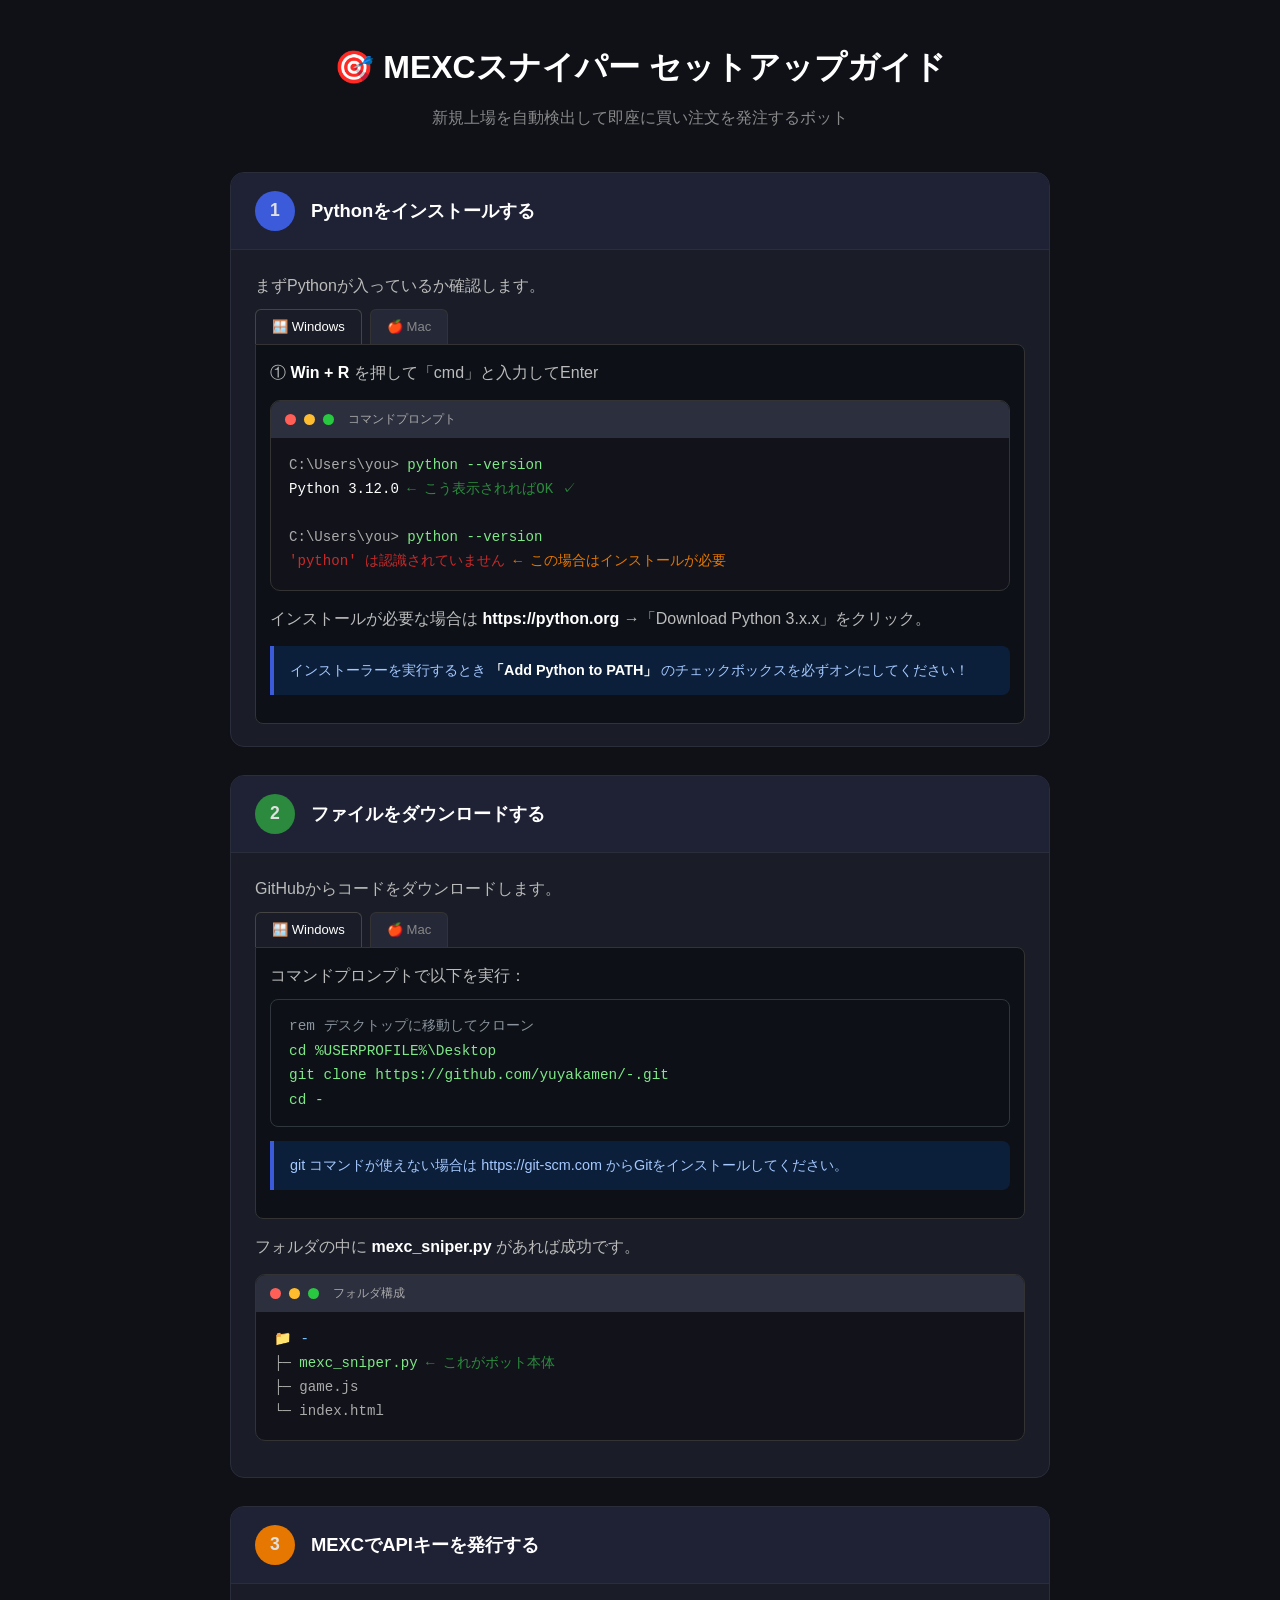
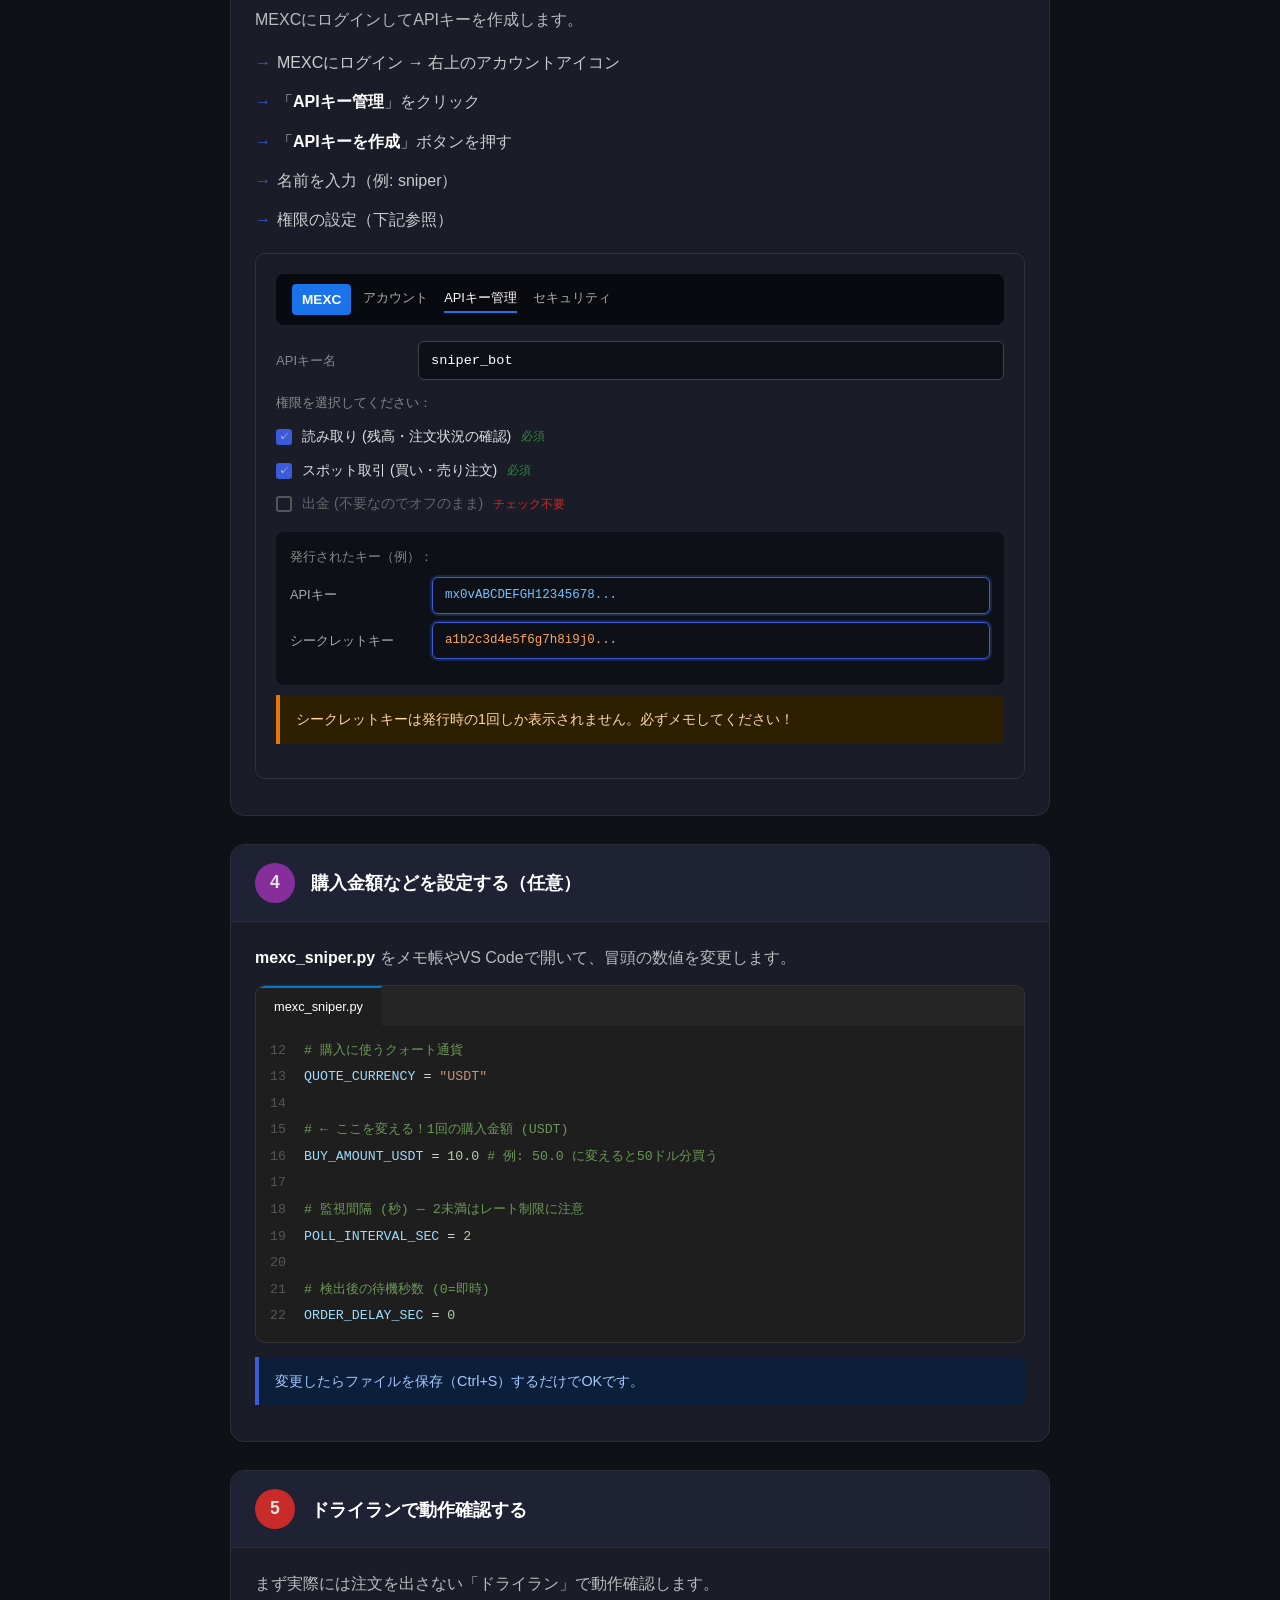
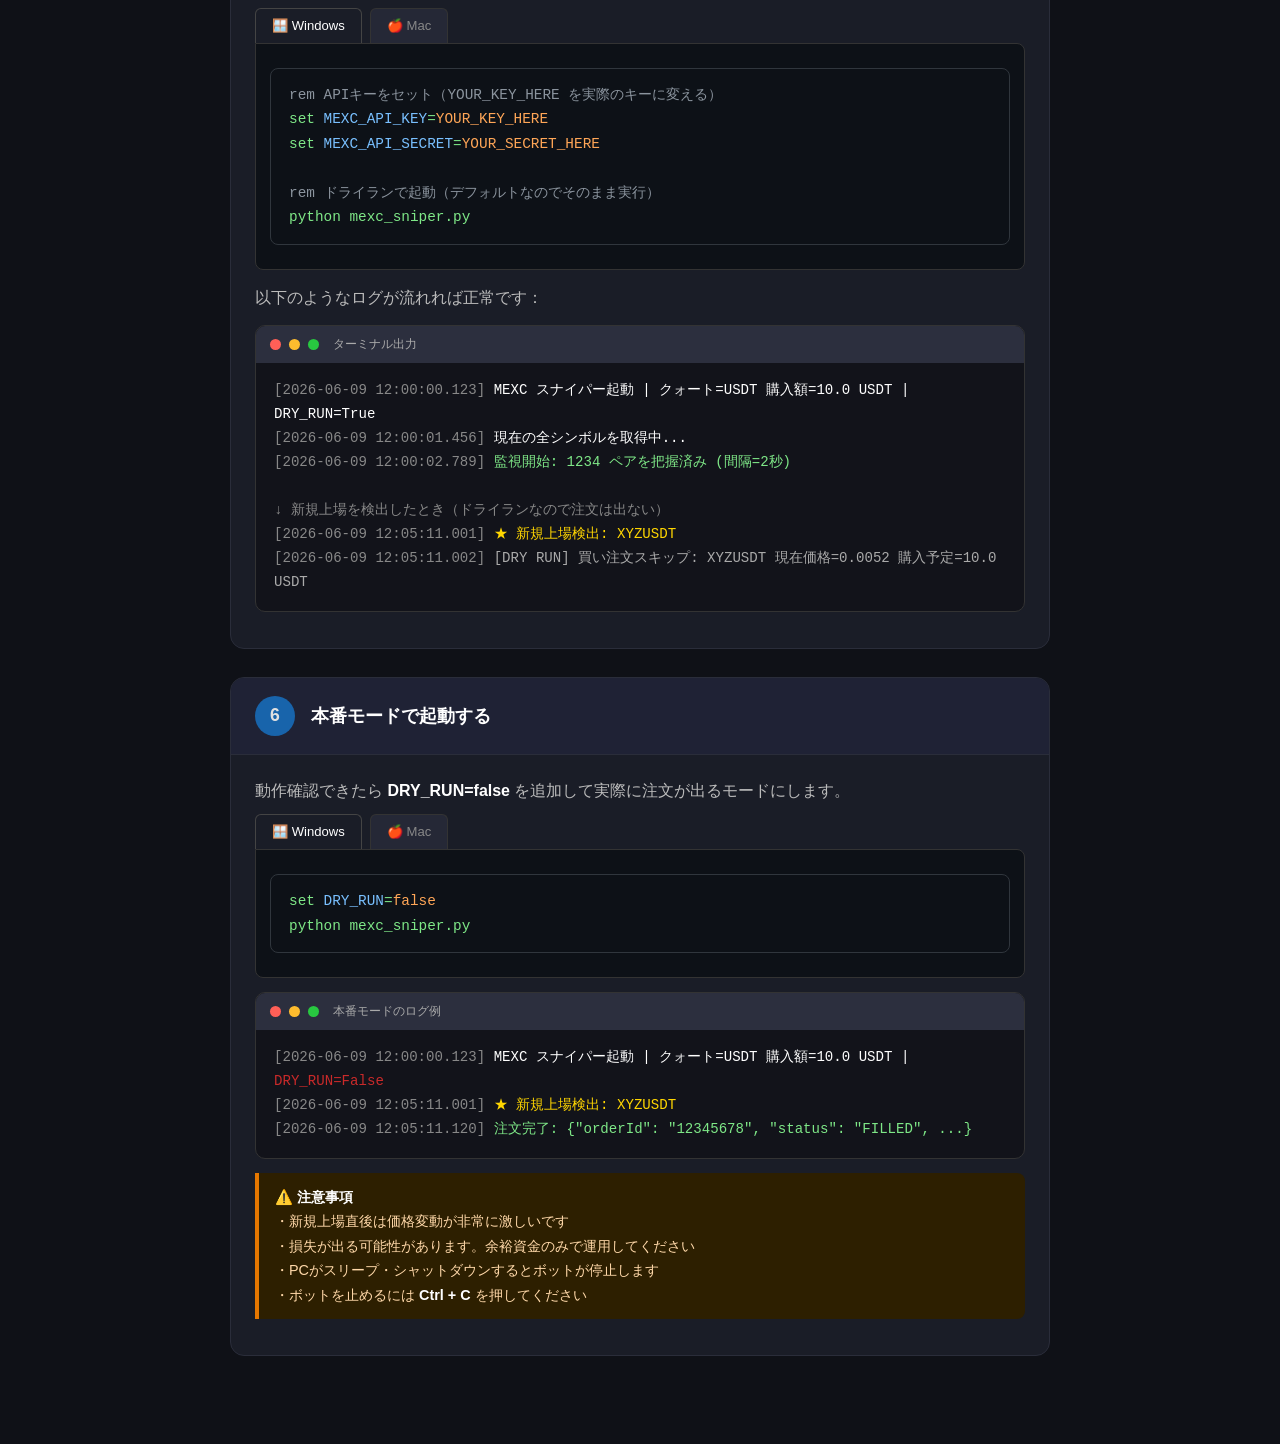
<file: setup_guide.html>
<!DOCTYPE html>
<html lang="ja">
<head>
<meta charset="UTF-8">
<meta name="viewport" content="width=device-width, initial-scale=1.0">
<title>MEXCスナイパー セットアップガイド</title>
<style>
  * { box-sizing: border-box; margin: 0; padding: 0; }
  body { font-family: 'Segoe UI', 'Hiragino Sans', sans-serif; background: #0f1117; color: #e0e0e0; line-height: 1.7; }
  h1 { text-align: center; padding: 40px 20px 10px; font-size: 2rem; color: #fff; }
  .subtitle { text-align: center; color: #888; margin-bottom: 40px; }
  .steps { max-width: 860px; margin: 0 auto; padding: 0 20px 60px; }

  .step { background: #1a1d27; border-radius: 14px; margin-bottom: 28px; overflow: hidden; border: 1px solid #2a2d3a; }
  .step-header { display: flex; align-items: center; gap: 16px; padding: 18px 24px; background: #1f2235; border-bottom: 1px solid #2a2d3a; }
  .step-num { width: 40px; height: 40px; border-radius: 50%; display: flex; align-items: center; justify-content: center; font-weight: bold; font-size: 1.1rem; flex-shrink: 0; }
  .step-title { font-size: 1.15rem; font-weight: bold; color: #fff; }
  .step-body { padding: 22px 24px; }

  .s1 .step-num { background: #3b5bdb; }
  .s2 .step-num { background: #2b8a3e; }
  .s3 .step-num { background: #e67700; }
  .s4 .step-num { background: #862e9c; }
  .s5 .step-num { background: #c92a2a; }
  .s6 .step-num { background: #1864ab; }

  /* Screen mockup */
  .screen { background: #12131a; border-radius: 10px; border: 1px solid #333; overflow: hidden; margin: 14px 0; font-size: 0.88rem; }
  .screen-bar { background: #2c2f3e; padding: 8px 14px; display: flex; align-items: center; gap: 8px; }
  .dot { width: 11px; height: 11px; border-radius: 50%; }
  .dot.r { background: #ff5f57; }
  .dot.y { background: #febc2e; }
  .dot.g { background: #28c840; }
  .screen-title { color: #aaa; font-size: 0.78rem; margin-left: 6px; }
  .screen-body { padding: 16px 18px; font-family: 'Courier New', monospace; }

  .cmd { background: #0d1117; border-radius: 8px; padding: 14px 18px; font-family: 'Courier New', monospace; font-size: 0.9rem; color: #7ee787; border: 1px solid #30363d; margin: 10px 0; position: relative; white-space: pre-wrap; word-break: break-all; }
  .cmd .comment { color: #8b949e; }
  .cmd .var { color: #79c0ff; }
  .cmd .val { color: #ffa657; }

  .os-tabs { display: flex; gap: 8px; margin-bottom: 0; }
  .os-tab { padding: 6px 16px; border-radius: 6px 6px 0 0; font-size: 0.82rem; cursor: pointer; background: #252836; color: #888; border: 1px solid #333; border-bottom: none; }
  .os-tab.active { background: #1a1d27; color: #fff; border-color: #444; }
  .os-content { display: none; border: 1px solid #333; border-radius: 0 8px 8px 8px; padding: 14px; background: #0d1117; }
  .os-content.active { display: block; }

  .arrow-list { list-style: none; }
  .arrow-list li { padding: 6px 0 6px 22px; position: relative; color: #ccc; }
  .arrow-list li::before { content: '→'; position: absolute; left: 0; color: #3b5bdb; font-weight: bold; }

  .warn { background: #2d1f00; border-left: 4px solid #e67700; border-radius: 0 8px 8px 0; padding: 12px 16px; margin: 14px 0; color: #ffd8a8; font-size: 0.9rem; }
  .info { background: #0c1f3a; border-left: 4px solid #3b5bdb; border-radius: 0 8px 8px 0; padding: 12px 16px; margin: 14px 0; color: #a5c8ff; font-size: 0.9rem; }
  .success { background: #0d2b1a; border-left: 4px solid #2b8a3e; border-radius: 0 8px 8px 0; padding: 12px 16px; margin: 14px 0; color: #8ce99a; font-size: 0.9rem; }

  /* MEXC UI mockup */
  .mexc-ui { background: #1a1d27; border: 1px solid #333; border-radius: 10px; padding: 20px; margin: 14px 0; }
  .mexc-header { background: #090a0f; padding: 10px 16px; border-radius: 8px; display: flex; align-items: center; gap: 12px; margin-bottom: 16px; }
  .mexc-logo { background: #1a73e8; color: #fff; font-weight: bold; font-size: 0.85rem; padding: 4px 10px; border-radius: 4px; }
  .mexc-nav { color: #aaa; font-size: 0.8rem; display: flex; gap: 16px; }
  .mexc-nav span { cursor: pointer; }
  .mexc-nav span.active { color: #fff; border-bottom: 2px solid #1a73e8; padding-bottom: 2px; }
  .form-row { display: flex; align-items: center; gap: 12px; margin-bottom: 12px; }
  .form-label { color: #888; font-size: 0.82rem; width: 130px; flex-shrink: 0; }
  .form-input { background: #0d1117; border: 1px solid #444; border-radius: 6px; padding: 7px 12px; color: #fff; font-size: 0.85rem; flex: 1; font-family: 'Courier New', monospace; }
  .form-input.highlight { border-color: #3b5bdb; box-shadow: 0 0 0 2px rgba(59,91,219,0.25); }
  .checkbox-row { display: flex; align-items: center; gap: 10px; margin: 10px 0; }
  .fake-checkbox { width: 16px; height: 16px; border: 2px solid #3b5bdb; border-radius: 3px; background: #3b5bdb; display: flex; align-items: center; justify-content: center; font-size: 10px; color: #fff; }
  .fake-btn { background: #1a73e8; color: #fff; border: none; border-radius: 6px; padding: 8px 20px; font-size: 0.85rem; cursor: pointer; display: inline-block; margin-top: 8px; }

  /* File editor mockup */
  .editor { background: #1e1e1e; border-radius: 10px; overflow: hidden; margin: 14px 0; border: 1px solid #333; }
  .editor-tabs { background: #252526; display: flex; }
  .editor-tab { padding: 8px 18px; font-size: 0.8rem; color: #ccc; border-right: 1px solid #1e1e1e; }
  .editor-tab.active { background: #1e1e1e; color: #fff; border-top: 2px solid #007acc; }
  .editor-body { padding: 0; }
  .code-line { display: flex; font-family: 'Courier New', monospace; font-size: 0.83rem; }
  .line-num { width: 40px; text-align: right; padding: 2px 10px 2px 0; color: #555; flex-shrink: 0; user-select: none; }
  .line-code { padding: 2px 8px; flex: 1; }
  .line-code.hl { background: #2a2a00; }
  .kw { color: #c586c0; }
  .str { color: #ce9178; }
  .num { color: #b5cea8; }
  .comment-code { color: #6a9955; }

  .tag { display: inline-block; padding: 2px 8px; border-radius: 4px; font-size: 0.75rem; font-weight: bold; margin-left: 8px; }
  .tag.win { background: #1864ab; color: #a5c8ff; }
  .tag.mac { background: #2b4a1f; color: #8ce99a; }

  p { color: #bbb; margin-bottom: 10px; }
  strong { color: #fff; }
</style>
</head>
<body>

<h1>🎯 MEXCスナイパー セットアップガイド</h1>
<p class="subtitle">新規上場を自動検出して即座に買い注文を発注するボット</p>

<div class="steps">

  <!-- STEP 1 -->
  <div class="step s1">
    <div class="step-header">
      <div class="step-num">1</div>
      <div class="step-title">Pythonをインストールする</div>
    </div>
    <div class="step-body">
      <p>まずPythonが入っているか確認します。</p>

      <div class="os-tabs">
        <div class="os-tab active" onclick="switchTab(this,'win1')">🪟 Windows</div>
        <div class="os-tab" onclick="switchTab(this,'mac1')">🍎 Mac</div>
      </div>
      <div class="os-content active" id="win1">
        <p style="margin-bottom:8px">① <strong>Win + R</strong> を押して「cmd」と入力してEnter</p>
        <div class="screen">
          <div class="screen-bar"><div class="dot r"></div><div class="dot y"></div><div class="dot g"></div><span class="screen-title">コマンドプロンプト</span></div>
          <div class="screen-body">
            <span style="color:#aaa">C:\Users\you&gt;</span> <span style="color:#7ee787">python --version</span><br>
            <span style="color:#fff">Python 3.12.0</span> <span style="color:#2b8a3e">← こう表示されればOK ✓</span><br><br>
            <span style="color:#aaa">C:\Users\you&gt;</span> <span style="color:#7ee787">python --version</span><br>
            <span style="color:#c92a2a">'python' は認識されていません</span> <span style="color:#e67700">← この場合はインストールが必要</span>
          </div>
        </div>
        <p>インストールが必要な場合は <strong>https://python.org</strong> →「Download Python 3.x.x」をクリック。</p>
        <div class="info">インストーラーを実行するとき <strong>「Add Python to PATH」</strong> のチェックボックスを必ずオンにしてください！</div>
      </div>
      <div class="os-content" id="mac1">
        <p style="margin-bottom:8px">① <strong>Cmd + Space</strong> →「ターミナル」を開く</p>
        <div class="cmd">python3 --version</div>
        <p>表示されない場合は Homebrew でインストール：</p>
        <div class="cmd">brew install python3</div>
      </div>
    </div>
  </div>

  <!-- STEP 2 -->
  <div class="step s2">
    <div class="step-header">
      <div class="step-num">2</div>
      <div class="step-title">ファイルをダウンロードする</div>
    </div>
    <div class="step-body">
      <p>GitHubからコードをダウンロードします。</p>

      <div class="os-tabs">
        <div class="os-tab active" onclick="switchTab(this,'win2')">🪟 Windows</div>
        <div class="os-tab" onclick="switchTab(this,'mac2')">🍎 Mac</div>
      </div>
      <div class="os-content active" id="win2">
        <p>コマンドプロンプトで以下を実行：</p>
        <div class="cmd"><span class="comment">rem デスクトップに移動してクローン</span>
cd %USERPROFILE%\Desktop
git clone https://github.com/yuyakamen/-.git
cd -</div>
        <div class="info">git コマンドが使えない場合は https://git-scm.com からGitをインストールしてください。</div>
      </div>
      <div class="os-content" id="mac2">
        <div class="cmd">cd ~/Desktop
git clone https://github.com/yuyakamen/-.git
cd -</div>
      </div>

      <p style="margin-top:14px">フォルダの中に <strong>mexc_sniper.py</strong> があれば成功です。</p>
      <div class="screen">
        <div class="screen-bar"><div class="dot r"></div><div class="dot y"></div><div class="dot g"></div><span class="screen-title">フォルダ構成</span></div>
        <div class="screen-body">
          <span style="color:#79c0ff">📁 -</span><br>
          <span style="color:#aaa">  ├─ </span><span style="color:#7ee787">mexc_sniper.py</span>  <span style="color:#2b8a3e">← これがボット本体</span><br>
          <span style="color:#aaa">  ├─ game.js</span><br>
          <span style="color:#aaa">  └─ index.html</span>
        </div>
      </div>
    </div>
  </div>

  <!-- STEP 3 -->
  <div class="step s3">
    <div class="step-header">
      <div class="step-num">3</div>
      <div class="step-title">MEXCでAPIキーを発行する</div>
    </div>
    <div class="step-body">
      <p>MEXCにログインしてAPIキーを作成します。</p>
      <ul class="arrow-list">
        <li>MEXCにログイン → 右上のアカウントアイコン</li>
        <li>「<strong>APIキー管理</strong>」をクリック</li>
        <li>「<strong>APIキーを作成</strong>」ボタンを押す</li>
        <li>名前を入力（例: sniper）</li>
        <li>権限の設定（下記参照）</li>
      </ul>

      <!-- MEXC APIキー設定の模擬UI -->
      <div class="mexc-ui">
        <div class="mexc-header">
          <div class="mexc-logo">MEXC</div>
          <div class="mexc-nav">
            <span>アカウント</span>
            <span class="active">APIキー管理</span>
            <span>セキュリティ</span>
          </div>
        </div>

        <div class="form-row">
          <span class="form-label">APIキー名</span>
          <div class="form-input">sniper_bot</div>
        </div>

        <p style="color:#888; font-size:0.82rem; margin-bottom:10px;">権限を選択してください：</p>
        <div class="checkbox-row">
          <div class="fake-checkbox">✓</div>
          <span style="font-size:0.88rem;">読み取り (残高・注文状況の確認)</span>
          <span style="color:#2b8a3e; font-size:0.78rem;">必須</span>
        </div>
        <div class="checkbox-row">
          <div class="fake-checkbox">✓</div>
          <span style="font-size:0.88rem;">スポット取引 (買い・売り注文)</span>
          <span style="color:#2b8a3e; font-size:0.78rem;">必須</span>
        </div>
        <div class="checkbox-row">
          <div style="width:16px; height:16px; border: 2px solid #555; border-radius:3px;"></div>
          <span style="font-size:0.88rem; color:#666;">出金 (不要なのでオフのまま)</span>
          <span style="color:#c92a2a; font-size:0.78rem;">チェック不要</span>
        </div>

        <div style="margin-top:16px; background:#0d1117; border-radius:8px; padding:14px;">
          <p style="font-size:0.82rem; color:#888; margin-bottom:8px;">発行されたキー（例）：</p>
          <div class="form-row" style="margin-bottom:8px;">
            <span class="form-label" style="color:#aaa; font-size:0.8rem;">APIキー</span>
            <div class="form-input highlight" style="font-size:0.78rem; color:#79c0ff;">mx0vABCDEFGH12345678...</div>
          </div>
          <div class="form-row">
            <span class="form-label" style="color:#aaa; font-size:0.8rem;">シークレットキー</span>
            <div class="form-input highlight" style="font-size:0.78rem; color:#ffa657;">a1b2c3d4e5f6g7h8i9j0...</div>
          </div>
        </div>
        <div class="warn" style="margin-top:10px;">シークレットキーは発行時の1回しか表示されません。必ずメモしてください！</div>
      </div>
    </div>
  </div>

  <!-- STEP 4 -->
  <div class="step s4">
    <div class="step-header">
      <div class="step-num">4</div>
      <div class="step-title">購入金額などを設定する（任意）</div>
    </div>
    <div class="step-body">
      <p><strong>mexc_sniper.py</strong> をメモ帳やVS Codeで開いて、冒頭の数値を変更します。</p>

      <div class="editor">
        <div class="editor-tabs">
          <div class="editor-tab active">mexc_sniper.py</div>
        </div>
        <div class="editor-body" style="padding:12px 0;">
          <div class="code-line"><span class="line-num">12</span><span class="line-code"><span class="comment-code"># 購入に使うクォート通貨</span></span></div>
          <div class="code-line"><span class="line-num">13</span><span class="line-code"><span class="var" style="color:#9cdcfe;">QUOTE_CURRENCY</span> = <span class="str">"USDT"</span></span></div>
          <div class="code-line"><span class="line-num">14</span><span class="line-code"></span></div>
          <div class="code-line hl"><span class="line-num">15</span><span class="line-code"><span class="comment-code"># ← ここを変える！1回の購入金額 (USDT)</span></span></div>
          <div class="code-line hl"><span class="line-num">16</span><span class="line-code"><span class="var" style="color:#9cdcfe;">BUY_AMOUNT_USDT</span> = <span class="num">10.0</span>  <span class="comment-code"># 例: 50.0 に変えると50ドル分買う</span></span></div>
          <div class="code-line"><span class="line-num">17</span><span class="line-code"></span></div>
          <div class="code-line"><span class="line-num">18</span><span class="line-code"><span class="comment-code"># 監視間隔 (秒) — 2未満はレート制限に注意</span></span></div>
          <div class="code-line"><span class="line-num">19</span><span class="line-code"><span class="var" style="color:#9cdcfe;">POLL_INTERVAL_SEC</span> = <span class="num">2</span></span></div>
          <div class="code-line"><span class="line-num">20</span><span class="line-code"></span></div>
          <div class="code-line"><span class="line-num">21</span><span class="line-code"><span class="comment-code"># 検出後の待機秒数 (0=即時)</span></span></div>
          <div class="code-line"><span class="line-num">22</span><span class="line-code"><span class="var" style="color:#9cdcfe;">ORDER_DELAY_SEC</span> = <span class="num">0</span></span></div>
        </div>
      </div>

      <div class="info">変更したらファイルを保存（Ctrl+S）するだけでOKです。</div>
    </div>
  </div>

  <!-- STEP 5 -->
  <div class="step s5">
    <div class="step-header">
      <div class="step-num">5</div>
      <div class="step-title">ドライランで動作確認する</div>
    </div>
    <div class="step-body">
      <p>まず実際には注文を出さない「ドライラン」で動作確認します。</p>

      <div class="os-tabs">
        <div class="os-tab active" onclick="switchTab(this,'win5')">🪟 Windows</div>
        <div class="os-tab" onclick="switchTab(this,'mac5')">🍎 Mac</div>
      </div>
      <div class="os-content active" id="win5">
        <div class="cmd"><span class="comment">rem APIキーをセット（YOUR_KEY_HERE を実際のキーに変える）</span>
set <span class="var">MEXC_API_KEY</span>=<span class="val">YOUR_KEY_HERE</span>
set <span class="var">MEXC_API_SECRET</span>=<span class="val">YOUR_SECRET_HERE</span>

<span class="comment">rem ドライランで起動（デフォルトなのでそのまま実行）</span>
python mexc_sniper.py</div>
      </div>
      <div class="os-content" id="mac5">
        <div class="cmd">export <span class="var">MEXC_API_KEY</span>=<span class="val">"YOUR_KEY_HERE"</span>
export <span class="var">MEXC_API_SECRET</span>=<span class="val">"YOUR_SECRET_HERE"</span>
python3 mexc_sniper.py</div>
      </div>

      <p style="margin-top:14px;">以下のようなログが流れれば正常です：</p>
      <div class="screen">
        <div class="screen-bar"><div class="dot r"></div><div class="dot y"></div><div class="dot g"></div><span class="screen-title">ターミナル出力</span></div>
        <div class="screen-body">
          <span style="color:#888">[2026-06-09 12:00:00.123]</span> <span style="color:#fff">MEXC スナイパー起動 | クォート=USDT 購入額=10.0 USDT | DRY_RUN=True</span><br>
          <span style="color:#888">[2026-06-09 12:00:01.456]</span> <span style="color:#fff">現在の全シンボルを取得中...</span><br>
          <span style="color:#888">[2026-06-09 12:00:02.789]</span> <span style="color:#7ee787">監視開始: 1234 ペアを把握済み (間隔=2秒)</span><br>
          <br>
          <span style="color:#888">↓ 新規上場を検出したとき（ドライランなので注文は出ない）</span><br>
          <span style="color:#888">[2026-06-09 12:05:11.001]</span> <span style="color:#ffd600">★ 新規上場検出: XYZUSDT</span><br>
          <span style="color:#888">[2026-06-09 12:05:11.002]</span> <span style="color:#aaa">[DRY RUN] 買い注文スキップ: XYZUSDT 現在価格=0.0052 購入予定=10.0 USDT</span>
        </div>
      </div>
    </div>
  </div>

  <!-- STEP 6 -->
  <div class="step s6">
    <div class="step-header">
      <div class="step-num">6</div>
      <div class="step-title">本番モードで起動する</div>
    </div>
    <div class="step-body">
      <p>動作確認できたら <strong>DRY_RUN=false</strong> を追加して実際に注文が出るモードにします。</p>

      <div class="os-tabs">
        <div class="os-tab active" onclick="switchTab(this,'win6')">🪟 Windows</div>
        <div class="os-tab" onclick="switchTab(this,'mac6')">🍎 Mac</div>
      </div>
      <div class="os-content active" id="win6">
        <div class="cmd">set <span class="var">DRY_RUN</span>=<span class="val">false</span>
python mexc_sniper.py</div>
      </div>
      <div class="os-content" id="mac6">
        <div class="cmd"><span class="var">DRY_RUN</span>=<span class="val">false</span> python3 mexc_sniper.py</div>
      </div>

      <div class="screen" style="margin-top:14px;">
        <div class="screen-bar"><div class="dot r"></div><div class="dot y"></div><div class="dot g"></div><span class="screen-title">本番モードのログ例</span></div>
        <div class="screen-body">
          <span style="color:#888">[2026-06-09 12:00:00.123]</span> <span style="color:#fff">MEXC スナイパー起動 | クォート=USDT 購入額=10.0 USDT | <span style="color:#c92a2a">DRY_RUN=False</span></span><br>
          <span style="color:#888">[2026-06-09 12:05:11.001]</span> <span style="color:#ffd600">★ 新規上場検出: XYZUSDT</span><br>
          <span style="color:#888">[2026-06-09 12:05:11.120]</span> <span style="color:#7ee787">注文完了: {"orderId": "12345678", "status": "FILLED", ...}</span>
        </div>
      </div>

      <div class="warn">
        <strong>⚠️ 注意事項</strong><br>
        ・新規上場直後は価格変動が非常に激しいです<br>
        ・損失が出る可能性があります。余裕資金のみで運用してください<br>
        ・PCがスリープ・シャットダウンするとボットが停止します<br>
        ・ボットを止めるには <strong>Ctrl + C</strong> を押してください
      </div>
    </div>
  </div>

</div><!-- /steps -->

<script>
function switchTab(el, targetId) {
  const parent = el.closest('.step-body');
  parent.querySelectorAll('.os-tab').forEach(t => t.classList.remove('active'));
  parent.querySelectorAll('.os-content').forEach(c => c.classList.remove('active'));
  el.classList.add('active');
  document.getElementById(targetId).classList.add('active');
}
</script>
</body>
</html>
</file>
<file: css/style.css>
:root {
  --color-bg: #fbf6ee;
  --color-surface: #ffffff;
  --color-text: #2c2420;
  --color-muted: #6b5f56;
  --color-primary: #c9622b;
  --color-primary-dark: #a84f20;
  --color-accent: #2f6b5e;
  --color-border: #ecdfcd;
  --radius: 14px;
  --max-width: 880px;
  font-size: 16px;
}

* {
  box-sizing: border-box;
}

html,
body {
  margin: 0;
  padding: 0;
}

body {
  background: var(--color-bg);
  color: var(--color-text);
  font-family: "Hiragino Sans", "Hiragino Kaku Gothic ProN", "Yu Gothic",
    "Noto Sans JP", sans-serif;
  line-height: 1.75;
  -webkit-font-smoothing: antialiased;
}

a {
  color: var(--color-primary);
}

.wrap {
  max-width: var(--max-width);
  margin: 0 auto;
  padding: 0 20px;
}

/* Header */
header.site-header {
  display: flex;
  align-items: center;
  justify-content: space-between;
  padding: 18px 20px;
  border-bottom: 1px solid var(--color-border);
  background: var(--color-surface);
}

.brand {
  font-weight: 700;
  font-size: 1.05rem;
  letter-spacing: 0.02em;
  color: var(--color-text);
  text-decoration: none;
}

.header-links {
  display: flex;
  align-items: center;
  gap: 14px;
}

.icon-link {
  display: inline-flex;
  align-items: center;
  gap: 6px;
  font-size: 0.9rem;
  text-decoration: none;
  color: var(--color-muted);
  border: 1px solid var(--color-border);
  padding: 6px 12px;
  border-radius: 999px;
  transition: border-color 0.15s ease, color 0.15s ease;
}

.icon-link:hover {
  border-color: var(--color-primary);
  color: var(--color-primary);
}

/* Hero */
.hero {
  background: linear-gradient(160deg, #f3ded0 0%, #fbf6ee 55%);
  padding: 64px 20px 56px;
  text-align: center;
}

.badge {
  display: inline-block;
  background: var(--color-accent);
  color: #fff;
  font-size: 0.78rem;
  font-weight: 700;
  letter-spacing: 0.06em;
  padding: 5px 14px;
  border-radius: 999px;
  margin-bottom: 18px;
}

.badge.coming-soon {
  background: var(--color-primary);
}

.hero h1 {
  font-size: clamp(1.7rem, 4vw, 2.6rem);
  margin: 0 0 14px;
  line-height: 1.4;
}

.hero p.subtitle {
  color: var(--color-muted);
  font-size: 1.05rem;
  max-width: 520px;
  margin: 0 auto 30px;
}

.hero-icon {
  font-size: 3rem;
  margin-bottom: 8px;
}

/* Sections */
section {
  padding: 52px 20px;
}

section h2 {
  font-size: 1.4rem;
  margin: 0 0 24px;
  text-align: center;
}

.section-alt {
  background: var(--color-surface);
  border-top: 1px solid var(--color-border);
  border-bottom: 1px solid var(--color-border);
}

.lead {
  max-width: 640px;
  margin: 0 auto 28px;
  text-align: center;
  color: var(--color-muted);
}

/* Contents list */
.contents-list {
  list-style: none;
  padding: 0;
  margin: 0 auto;
  max-width: 560px;
  display: grid;
  gap: 12px;
}

.contents-list li {
  background: var(--color-surface);
  border: 1px solid var(--color-border);
  border-radius: var(--radius);
  padding: 16px 18px;
  display: flex;
  align-items: flex-start;
  gap: 12px;
}

.contents-list li::before {
  content: "📍";
  flex-shrink: 0;
}

/* Preview placeholder */
.preview-grid {
  display: grid;
  grid-template-columns: repeat(auto-fit, minmax(150px, 1fr));
  gap: 14px;
  max-width: 640px;
  margin: 0 auto;
}

.preview-box {
  aspect-ratio: 3 / 4;
  border: 1.5px dashed var(--color-border);
  border-radius: var(--radius);
  display: flex;
  align-items: center;
  justify-content: center;
  color: var(--color-muted);
  font-size: 0.85rem;
  text-align: center;
  padding: 10px;
  background: var(--color-surface);
}

/* Pricing card */
.price-card {
  max-width: 420px;
  margin: 0 auto;
  background: var(--color-surface);
  border: 1px solid var(--color-border);
  border-radius: var(--radius);
  padding: 32px 28px;
  text-align: center;
  box-shadow: 0 10px 30px rgba(60, 40, 20, 0.06);
}

.price-card .format {
  color: var(--color-muted);
  font-size: 0.92rem;
  margin-bottom: 6px;
}

.price {
  font-size: 2.2rem;
  font-weight: 800;
  margin: 8px 0 20px;
}

.price small {
  font-size: 1rem;
  font-weight: 500;
  color: var(--color-muted);
}

.buy-button {
  display: inline-block;
  width: 100%;
  padding: 15px 20px;
  border-radius: 999px;
  background: var(--color-primary);
  color: #fff;
  font-weight: 700;
  font-size: 1.02rem;
  text-decoration: none;
  border: none;
  cursor: pointer;
  transition: background 0.15s ease;
}

.buy-button:hover {
  background: var(--color-primary-dark);
}

.buy-button[disabled],
.buy-button.disabled {
  background: #d8cdbe;
  color: #7a6f62;
  cursor: not-allowed;
  pointer-events: none;
}

.price-note {
  margin-top: 14px;
  font-size: 0.82rem;
  color: var(--color-muted);
}

/* FAQ */
.faq-list {
  max-width: 640px;
  margin: 0 auto;
  display: grid;
  gap: 10px;
}

.faq-item {
  background: var(--color-surface);
  border: 1px solid var(--color-border);
  border-radius: var(--radius);
  padding: 4px 20px;
}

.faq-item summary {
  cursor: pointer;
  font-weight: 700;
  padding: 16px 0;
  list-style: none;
}

.faq-item summary::-webkit-details-marker {
  display: none;
}

.faq-item summary::after {
  content: "＋";
  float: right;
  color: var(--color-primary);
}

.faq-item[open] summary::after {
  content: "－";
}

.faq-item p {
  margin: 0 0 16px;
  color: var(--color-muted);
}

/* Seller */
.seller-card {
  max-width: 480px;
  margin: 0 auto;
  text-align: center;
}

.seller-card .icon-link {
  margin-top: 10px;
}

/* Footer */
footer {
  border-top: 1px solid var(--color-border);
  padding: 28px 20px 40px;
  text-align: center;
  font-size: 0.82rem;
  color: var(--color-muted);
}

footer a {
  color: var(--color-muted);
  margin: 0 8px;
}

/* Legal page */
.legal-table {
  width: 100%;
  border-collapse: collapse;
  max-width: 700px;
  margin: 0 auto;
}

.legal-table th,
.legal-table td {
  text-align: left;
  padding: 14px 12px;
  border-bottom: 1px solid var(--color-border);
  vertical-align: top;
}

.legal-table th {
  width: 34%;
  color: var(--color-muted);
  font-weight: 600;
}

.back-link {
  display: inline-block;
  margin: 24px 20px 0;
  font-size: 0.9rem;
}
</file>
